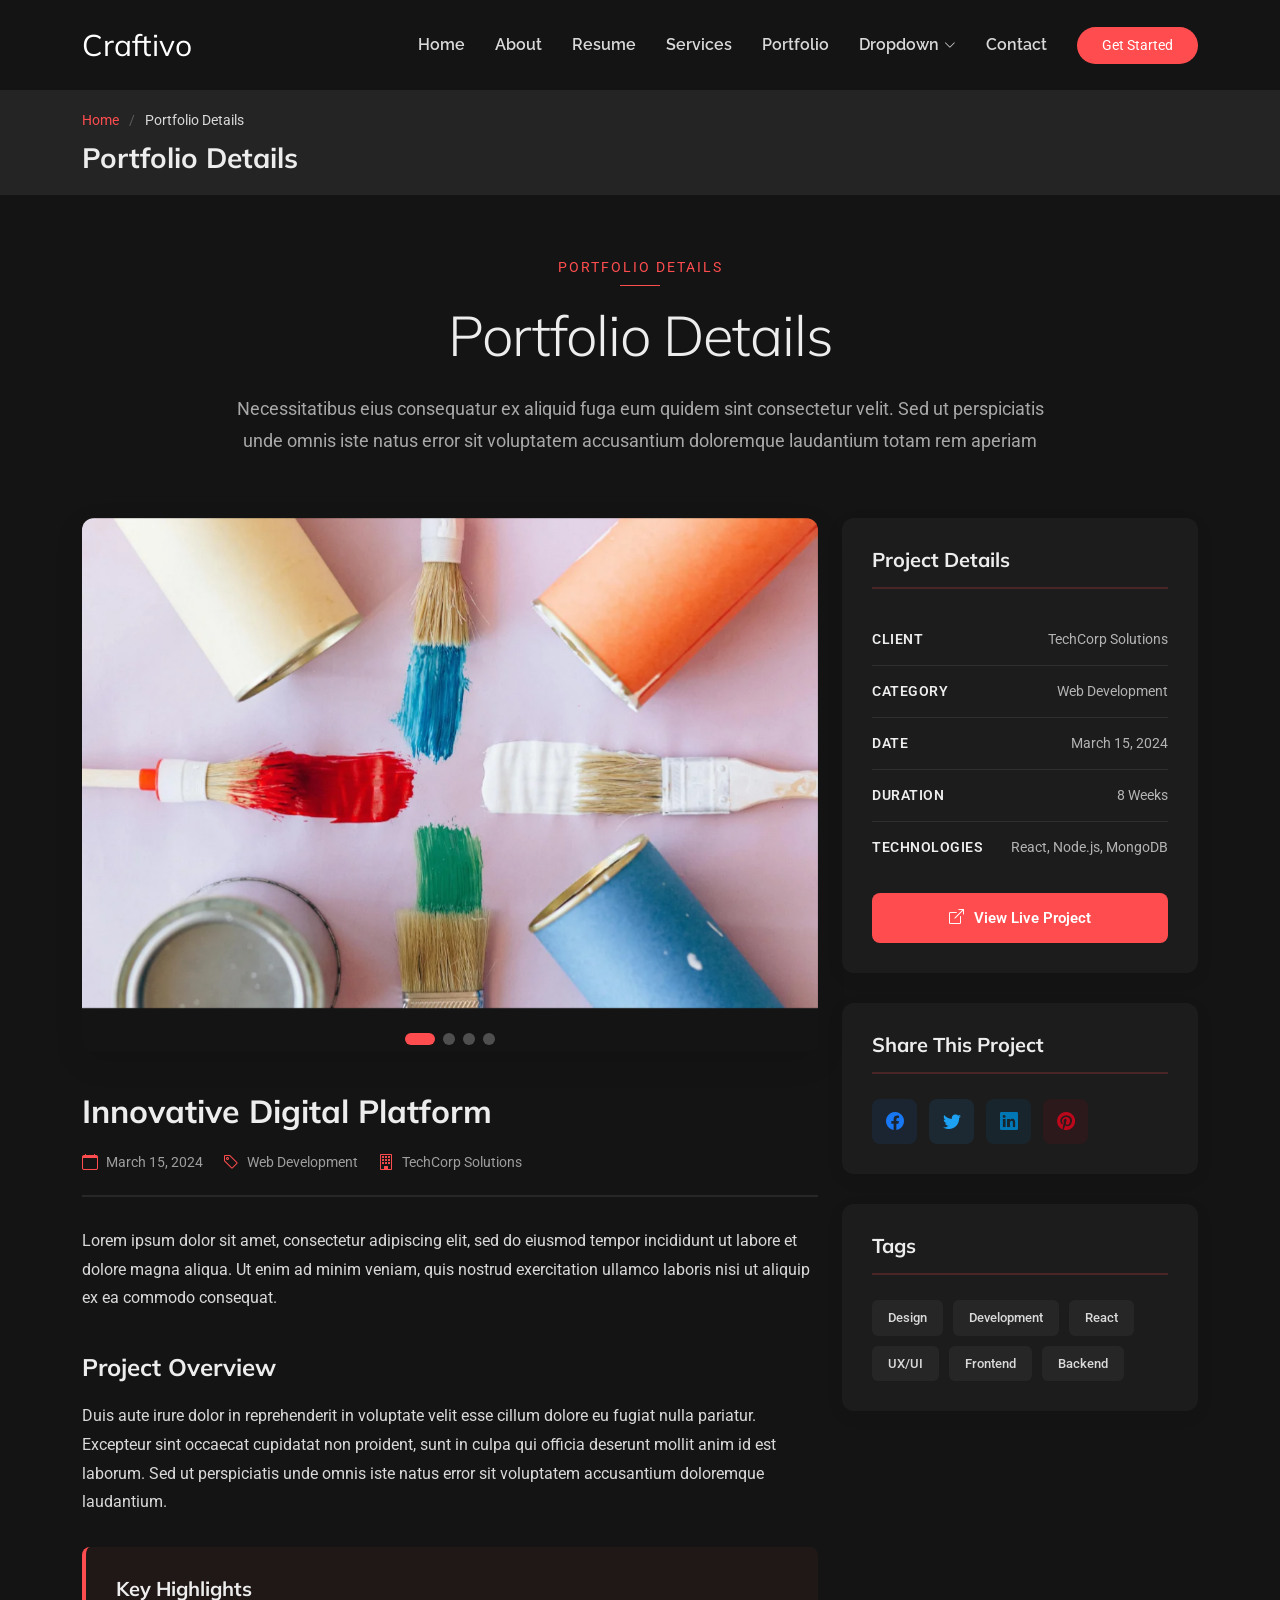
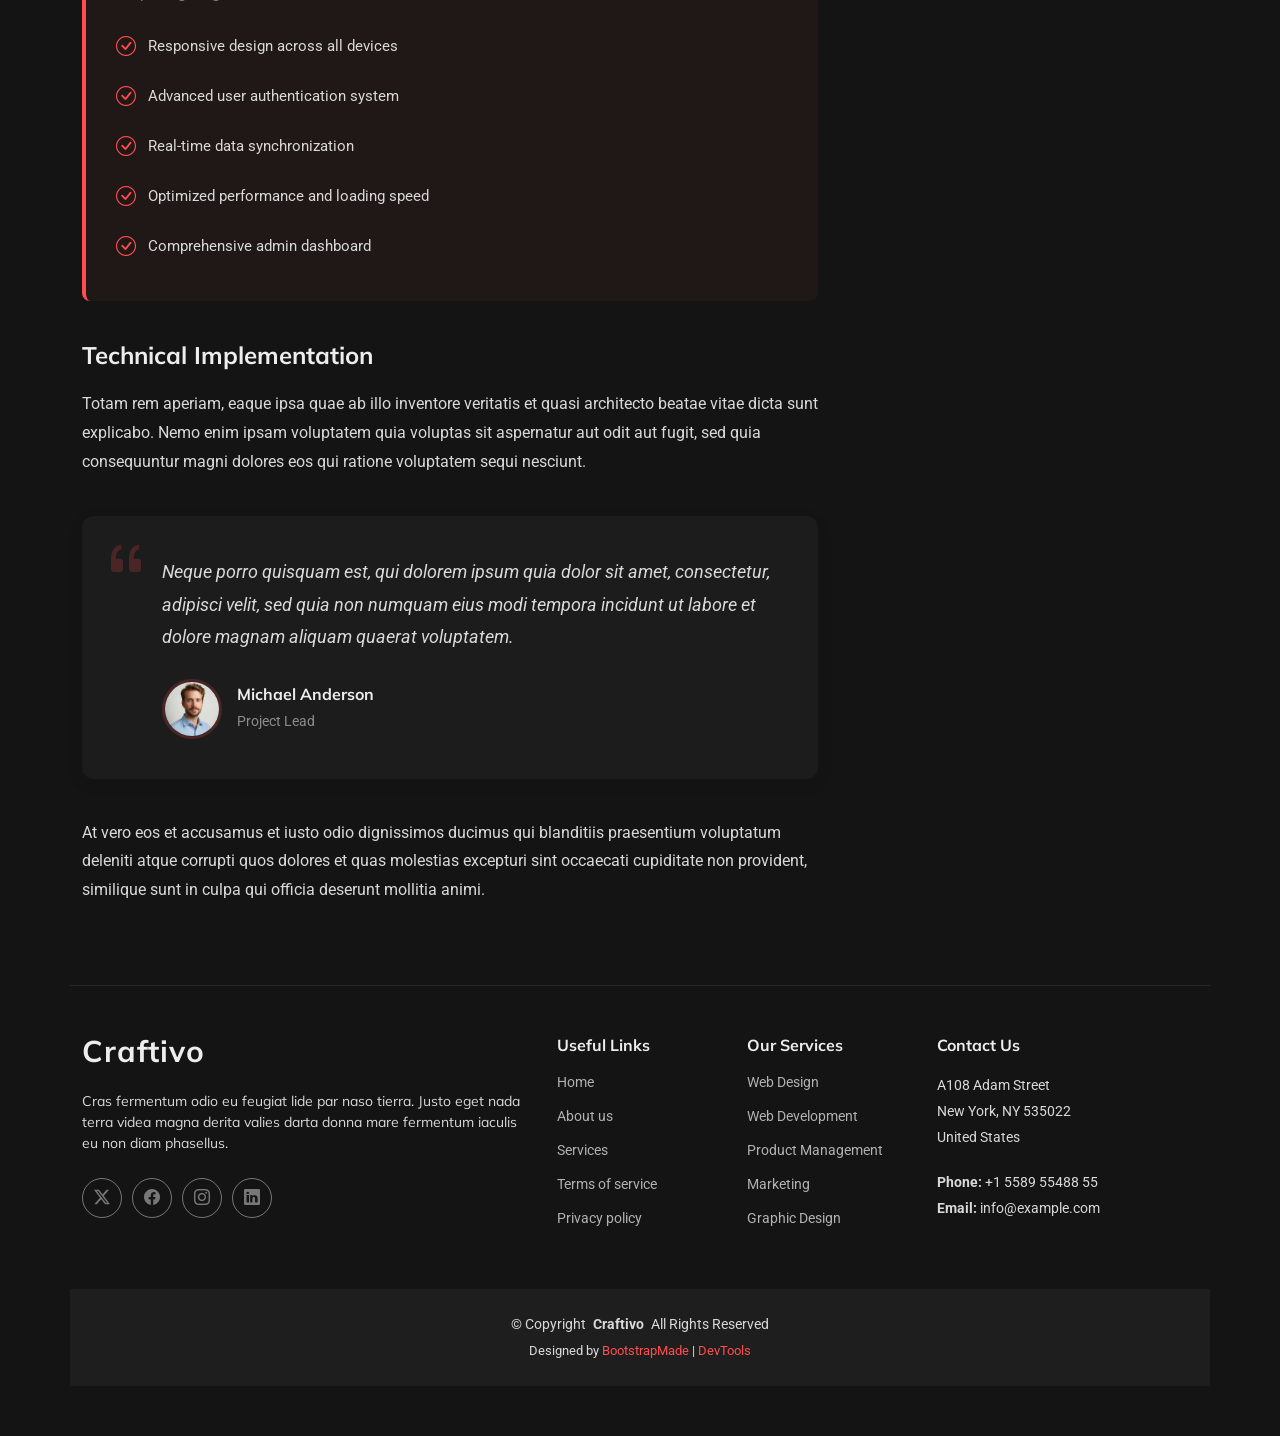
<file: portfolio-details.html>
<!DOCTYPE html>
<html lang="en">

<head>
  <meta charset="utf-8">
  <meta content="width=device-width, initial-scale=1.0" name="viewport">
  <title>Portfolio Details - Craftivo Bootstrap Template</title>
  <meta name="description" content="">
  <meta name="keywords" content="">

  <!-- Favicons -->
  <link href="assets/img/favicon.png" rel="icon">
  <link href="assets/img/apple-touch-icon.png" rel="apple-touch-icon">

  <!-- Fonts -->
  <link href="https://fonts.googleapis.com" rel="preconnect">
  <link href="https://fonts.gstatic.com" rel="preconnect" crossorigin>
  <link href="https://fonts.googleapis.com/css2?family=Roboto:ital,wght@0,100;0,300;0,400;0,500;0,700;0,900;1,100;1,300;1,400;1,500;1,700;1,900&family=Raleway:ital,wght@0,100;0,200;0,300;0,400;0,500;0,600;0,700;0,800;0,900;1,100;1,200;1,300;1,400;1,500;1,600;1,700;1,800;1,900&family=Mulish:ital,wght@0,200;0,300;0,400;0,500;0,600;0,700;0,800;0,900;1,200;1,300;1,400;1,500;1,600;1,700;1,800;1,900&display=swap" rel="stylesheet">

  <!-- Vendor CSS Files -->
  <link href="assets/vendor/bootstrap/css/bootstrap.min.css" rel="stylesheet">
  <link href="assets/vendor/bootstrap-icons/bootstrap-icons.css" rel="stylesheet">
  <link href="assets/vendor/aos/aos.css" rel="stylesheet">
  <link href="assets/vendor/glightbox/css/glightbox.min.css" rel="stylesheet">
  <link href="assets/vendor/swiper/swiper-bundle.min.css" rel="stylesheet">

  <!-- Main CSS File -->
  <link href="assets/css/main.css" rel="stylesheet">

  <!-- =======================================================
  * Template Name: Craftivo
  * Template URL: https://bootstrapmade.com/craftivo-bootstrap-portfolio-template/
  * Updated: Oct 04 2025 with Bootstrap v5.3.8
  * Author: BootstrapMade.com
  * License: https://bootstrapmade.com/license/
  ======================================================== -->
</head>

<body class="portfolio-details-page">

  <header id="header" class="header d-flex align-items-center sticky-top">
    <div class="container-fluid container-xl position-relative d-flex align-items-center">

      <a href="index.html" class="logo d-flex align-items-center me-auto">
        <!-- Uncomment the line below if you also wish to use an image logo -->
        <!-- <img src="assets/img/logo.webp" alt=""> -->
        <h1 class="sitename">Craftivo</h1>
      </a>

      <nav id="navmenu" class="navmenu">
        <ul>
          <li><a href="#hero">Home</a></li>
          <li><a href="#about">About</a></li>
          <li><a href="#resume">Resume</a></li>
          <li><a href="#services">Services</a></li>
          <li><a href="#portfolio">Portfolio</a></li>
          <li class="dropdown"><a href="#"><span>Dropdown</span> <i class="bi bi-chevron-down toggle-dropdown"></i></a>
            <ul>
              <li><a href="#">Dropdown 1</a></li>
              <li class="dropdown"><a href="#"><span>Deep Dropdown</span> <i class="bi bi-chevron-down toggle-dropdown"></i></a>
                <ul>
                  <li><a href="#">Deep Dropdown 1</a></li>
                  <li><a href="#">Deep Dropdown 2</a></li>
                  <li><a href="#">Deep Dropdown 3</a></li>
                  <li><a href="#">Deep Dropdown 4</a></li>
                  <li><a href="#">Deep Dropdown 5</a></li>
                </ul>
              </li>
              <li><a href="#">Dropdown 2</a></li>
              <li><a href="#">Dropdown 3</a></li>
              <li><a href="#">Dropdown 4</a></li>
            </ul>
          </li>
          <li><a href="#contact">Contact</a></li>
        </ul>
        <i class="mobile-nav-toggle d-xl-none bi bi-list"></i>
      </nav>

      <a class="btn-getstarted" href="#about">Get Started</a>

    </div>
  </header>

  <main class="main">

    <!-- Page Title -->
    <div class="page-title light-background">
      <div class="container">
        <nav class="breadcrumbs">
          <ol>
            <li><a href="index.html">Home</a></li>
            <li class="current">Portfolio Details</li>
          </ol>
        </nav>
        <h1>Portfolio Details</h1>
      </div>
    </div><!-- End Page Title -->

    <!-- Portfolio Details Section -->
    <section id="portfolio-details" class="portfolio-details section">

      <!-- Section Title -->
      <div class="container section-title" data-aos="fade-up">
        <span class="subtitle">Portfolio Details</span>
        <h2>Portfolio Details</h2>
        <p>Necessitatibus eius consequatur ex aliquid fuga eum quidem sint consectetur velit. Sed ut perspiciatis unde omnis iste natus error sit voluptatem accusantium doloremque laudantium totam rem aperiam</p>
      </div><!-- End Section Title -->

      <div class="container" data-aos="fade-up" data-aos-delay="100">

        <div class="row gy-5">

          <div class="col-lg-8">

            <div class="portfolio-details-slider swiper init-swiper">
              <script type="application/json" class="swiper-config">
                {
                  "loop": true,
                  "speed": 600,
                  "autoplay": {
                    "delay": 4000
                  },
                  "slidesPerView": 1,
                  "spaceBetween": 0,
                  "effect": "fade",
                  "pagination": {
                    "el": ".swiper-pagination",
                    "type": "bullets",
                    "clickable": true
                  }
                }
              </script>
              <div class="swiper-wrapper">

                <div class="swiper-slide">
                  <img src="assets/img/portfolio/portfolio-3.webp" alt="Portfolio Image" class="img-fluid">
                </div>

                <div class="swiper-slide">
                  <img src="assets/img/portfolio/portfolio-6.webp" alt="Portfolio Image" class="img-fluid">
                </div>

                <div class="swiper-slide">
                  <img src="assets/img/portfolio/portfolio-9.webp" alt="Portfolio Image" class="img-fluid">
                </div>

                <div class="swiper-slide">
                  <img src="assets/img/portfolio/portfolio-11.webp" alt="Portfolio Image" class="img-fluid">
                </div>

              </div>
              <div class="swiper-pagination"></div>
            </div>

            <div class="portfolio-content" data-aos="fade-up" data-aos-delay="200">
              <h2>Innovative Digital Platform</h2>

              <div class="meta-info">
                <span class="date"><i class="bi bi-calendar"></i> March 15, 2024</span>
                <span class="category"><i class="bi bi-tag"></i> Web Development</span>
                <span class="client"><i class="bi bi-building"></i> TechCorp Solutions</span>
              </div>

              <p>
                Lorem ipsum dolor sit amet, consectetur adipiscing elit, sed do eiusmod tempor incididunt ut labore et dolore magna aliqua. Ut enim ad minim veniam, quis nostrud exercitation ullamco laboris nisi ut aliquip ex ea commodo consequat.
              </p>

              <h3>Project Overview</h3>
              <p>
                Duis aute irure dolor in reprehenderit in voluptate velit esse cillum dolore eu fugiat nulla pariatur. Excepteur sint occaecat cupidatat non proident, sunt in culpa qui officia deserunt mollit anim id est laborum. Sed ut perspiciatis unde omnis iste natus error sit voluptatem accusantium doloremque laudantium.
              </p>

              <div class="highlights-box">
                <h4>Key Highlights</h4>
                <ul>
                  <li><i class="bi bi-check-circle"></i> Responsive design across all devices</li>
                  <li><i class="bi bi-check-circle"></i> Advanced user authentication system</li>
                  <li><i class="bi bi-check-circle"></i> Real-time data synchronization</li>
                  <li><i class="bi bi-check-circle"></i> Optimized performance and loading speed</li>
                  <li><i class="bi bi-check-circle"></i> Comprehensive admin dashboard</li>
                </ul>
              </div>

              <h3>Technical Implementation</h3>
              <p>
                Totam rem aperiam, eaque ipsa quae ab illo inventore veritatis et quasi architecto beatae vitae dicta sunt explicabo. Nemo enim ipsam voluptatem quia voluptas sit aspernatur aut odit aut fugit, sed quia consequuntur magni dolores eos qui ratione voluptatem sequi nesciunt.
              </p>

              <blockquote>
                <i class="bi bi-quote quote-icon"></i>
                <p>
                  Neque porro quisquam est, qui dolorem ipsum quia dolor sit amet, consectetur, adipisci velit, sed quia non numquam eius modi tempora incidunt ut labore et dolore magnam aliquam quaerat voluptatem.
                </p>
                <div class="author">
                  <img src="assets/img/person/person-m-7.webp" alt="Author">
                  <div class="author-info">
                    <h5>Michael Anderson</h5>
                    <span>Project Lead</span>
                  </div>
                </div>
              </blockquote>

              <p>
                At vero eos et accusamus et iusto odio dignissimos ducimus qui blanditiis praesentium voluptatum deleniti atque corrupti quos dolores et quas molestias excepturi sint occaecati cupiditate non provident, similique sunt in culpa qui officia deserunt mollitia animi.
              </p>

            </div>

          </div>

          <div class="col-lg-4">

            <div class="sidebar" data-aos="fade-up" data-aos-delay="200">

              <div class="info-card">
                <h3>Project Details</h3>
                <div class="info-item">
                  <span class="label">Client</span>
                  <span class="value">TechCorp Solutions</span>
                </div>
                <div class="info-item">
                  <span class="label">Category</span>
                  <span class="value">Web Development</span>
                </div>
                <div class="info-item">
                  <span class="label">Date</span>
                  <span class="value">March 15, 2024</span>
                </div>
                <div class="info-item">
                  <span class="label">Duration</span>
                  <span class="value">8 Weeks</span>
                </div>
                <div class="info-item">
                  <span class="label">Technologies</span>
                  <span class="value">React, Node.js, MongoDB</span>
                </div>
                <a href="https://www.example.com" class="btn-primary" target="_blank">
                  <i class="bi bi-box-arrow-up-right"></i> View Live Project
                </a>
              </div>

              <div class="share-card" data-aos="fade-up" data-aos-delay="300">
                <h3>Share This Project</h3>
                <div class="social-links">
                  <a href="#" class="facebook"><i class="bi bi-facebook"></i></a>
                  <a href="#" class="twitter"><i class="bi bi-twitter"></i></a>
                  <a href="#" class="linkedin"><i class="bi bi-linkedin"></i></a>
                  <a href="#" class="pinterest"><i class="bi bi-pinterest"></i></a>
                </div>
              </div>

              <div class="tags-card" data-aos="fade-up" data-aos-delay="400">
                <h3>Tags</h3>
                <div class="tags">
                  <a href="#">Design</a>
                  <a href="#">Development</a>
                  <a href="#">React</a>
                  <a href="#">UX/UI</a>
                  <a href="#">Frontend</a>
                  <a href="#">Backend</a>
                </div>
              </div>

            </div>

          </div>

        </div>

      </div>

    </section><!-- /Portfolio Details Section -->

  </main>

  <footer id="footer" class="footer">

    <div class="container footer-top">
      <div class="row gy-4">
        <div class="col-lg-5 col-md-12 footer-about">
          <a href="index.html" class="logo d-flex align-items-center">
            <span class="sitename">Craftivo</span>
          </a>
          <p>Cras fermentum odio eu feugiat lide par naso tierra. Justo eget nada terra videa magna derita valies darta donna mare fermentum iaculis eu non diam phasellus.</p>
          <div class="social-links d-flex mt-4">
            <a href=""><i class="bi bi-twitter-x"></i></a>
            <a href=""><i class="bi bi-facebook"></i></a>
            <a href=""><i class="bi bi-instagram"></i></a>
            <a href=""><i class="bi bi-linkedin"></i></a>
          </div>
        </div>

        <div class="col-lg-2 col-6 footer-links">
          <h4>Useful Links</h4>
          <ul>
            <li><a href="#">Home</a></li>
            <li><a href="#">About us</a></li>
            <li><a href="#">Services</a></li>
            <li><a href="#">Terms of service</a></li>
            <li><a href="#">Privacy policy</a></li>
          </ul>
        </div>

        <div class="col-lg-2 col-6 footer-links">
          <h4>Our Services</h4>
          <ul>
            <li><a href="#">Web Design</a></li>
            <li><a href="#">Web Development</a></li>
            <li><a href="#">Product Management</a></li>
            <li><a href="#">Marketing</a></li>
            <li><a href="#">Graphic Design</a></li>
          </ul>
        </div>

        <div class="col-lg-3 col-md-12 footer-contact text-center text-md-start">
          <h4>Contact Us</h4>
          <p>A108 Adam Street</p>
          <p>New York, NY 535022</p>
          <p>United States</p>
          <p class="mt-4"><strong>Phone:</strong> <span>+1 5589 55488 55</span></p>
          <p><strong>Email:</strong> <span>info@example.com</span></p>
        </div>

      </div>
    </div>

    <div class="container copyright text-center mt-4">
      <p>© <span>Copyright</span> <strong class="px-1 sitename">Craftivo</strong> <span>All Rights Reserved</span></p>
      <div class="credits">
        <!-- All the links in the footer should remain intact. -->
        <!-- You can delete the links only if you've purchased the pro version. -->
        <!-- Licensing information: https://bootstrapmade.com/license/ -->
        <!-- Purchase the pro version with working PHP/AJAX contact form: [buy-url] -->
        Designed by <a href="https://bootstrapmade.com/">BootstrapMade</a> | <a href="https://bootstrapmade.com/tools/">DevTools</a>
      </div>
    </div>

  </footer>

  <!-- Scroll Top -->
  <a href="#" id="scroll-top" class="scroll-top d-flex align-items-center justify-content-center"><i class="bi bi-arrow-up-short"></i></a>

  <!-- Preloader -->
  <div id="preloader"></div>

  <!-- Vendor JS Files -->
  <script src="assets/vendor/bootstrap/js/bootstrap.bundle.min.js"></script>
  <script src="assets/vendor/php-email-form/validate.js"></script>
  <script src="assets/vendor/aos/aos.js"></script>
  <script src="assets/vendor/typed.js/typed.umd.js"></script>
  <script src="assets/vendor/waypoints/noframework.waypoints.js"></script>
  <script src="assets/vendor/glightbox/js/glightbox.min.js"></script>
  <script src="assets/vendor/imagesloaded/imagesloaded.pkgd.min.js"></script>
  <script src="assets/vendor/isotope-layout/isotope.pkgd.min.js"></script>
  <script src="assets/vendor/swiper/swiper-bundle.min.js"></script>

  <!-- Main JS File -->
  <script src="assets/js/main.js"></script>

</body>

</html>
</file>
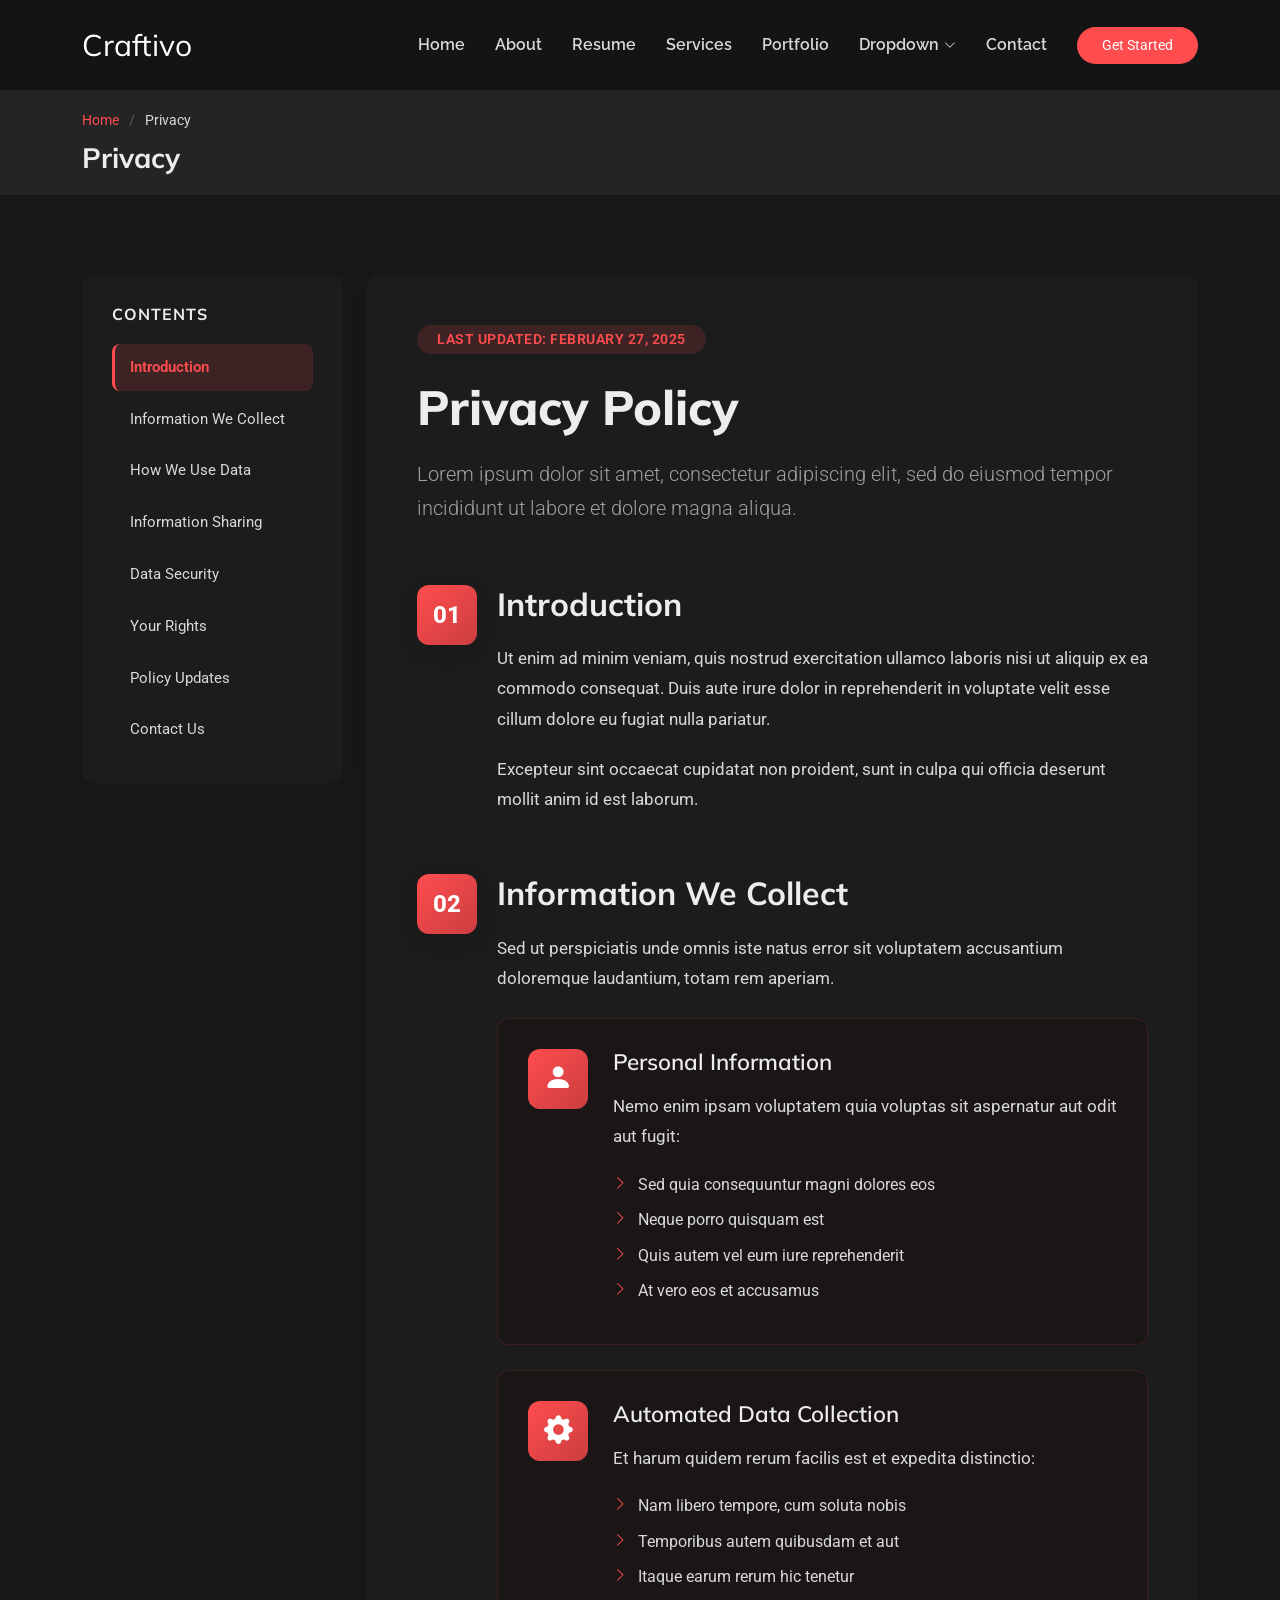
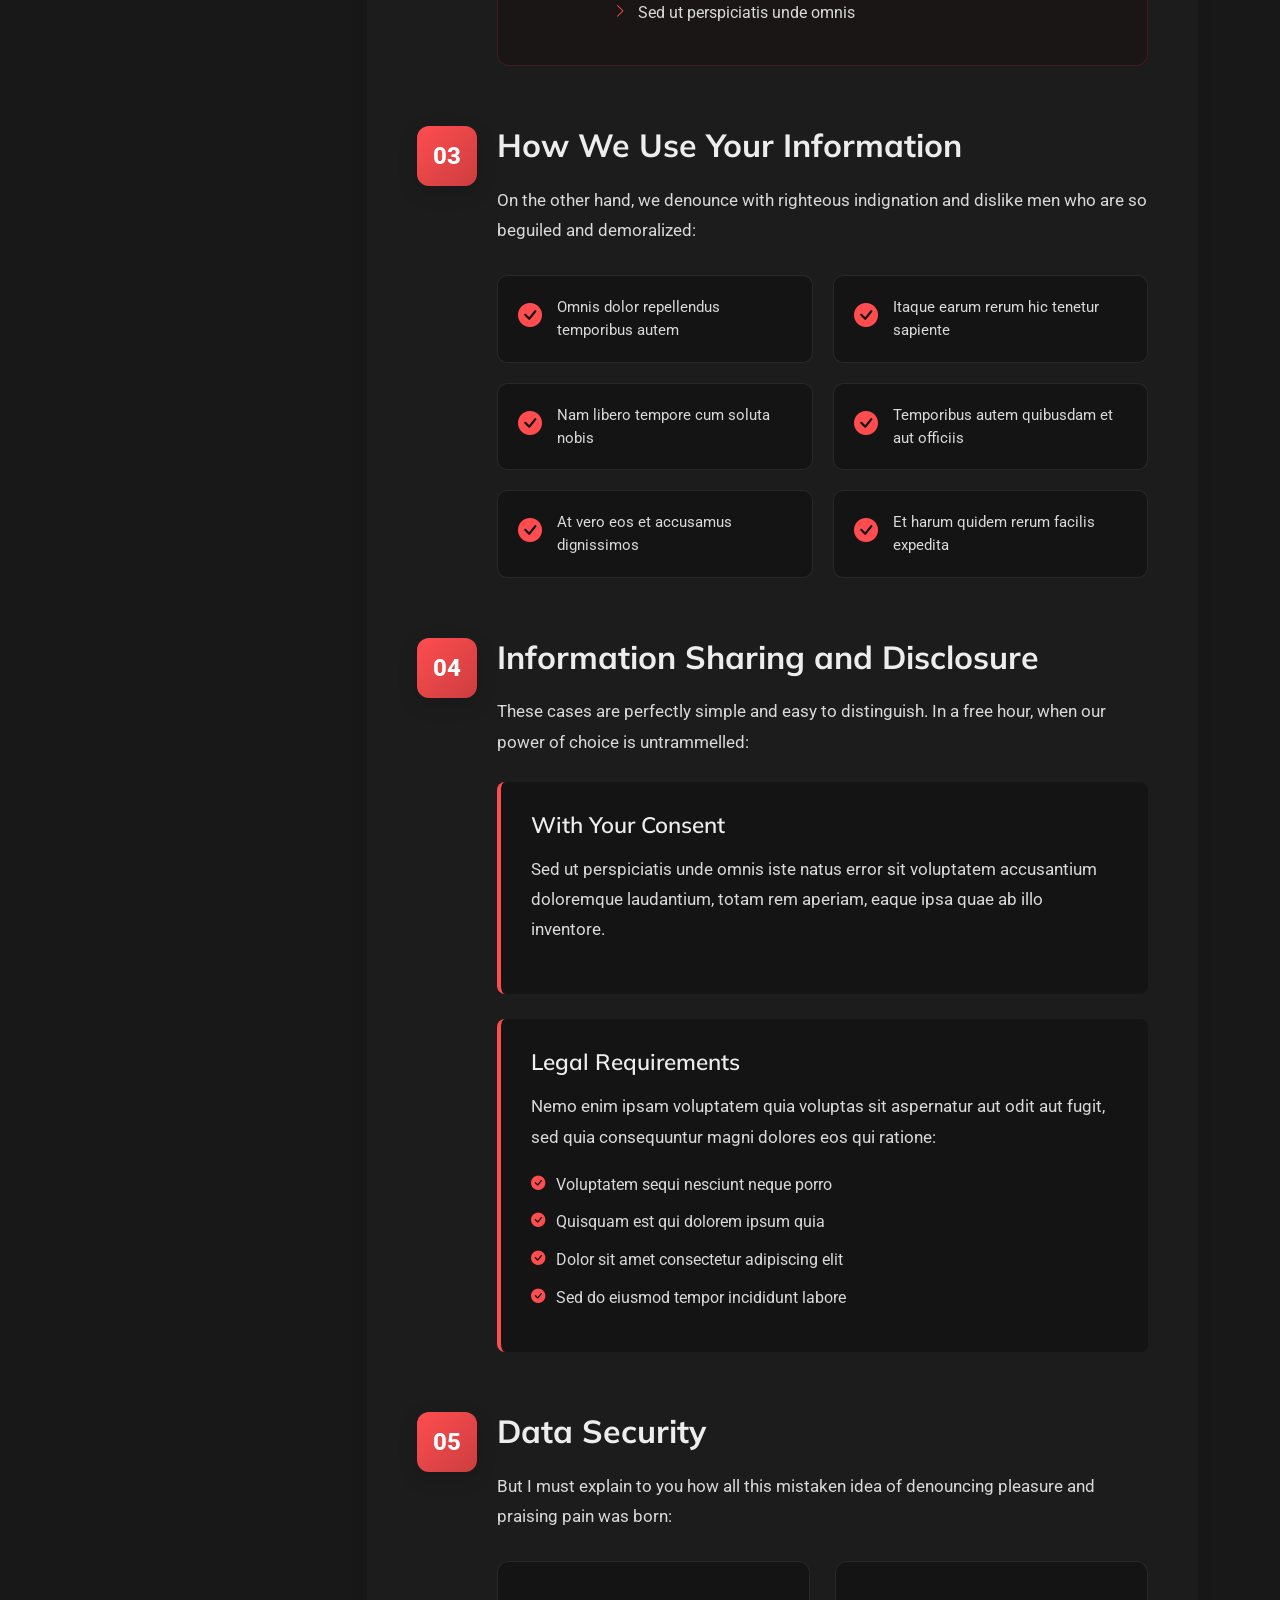
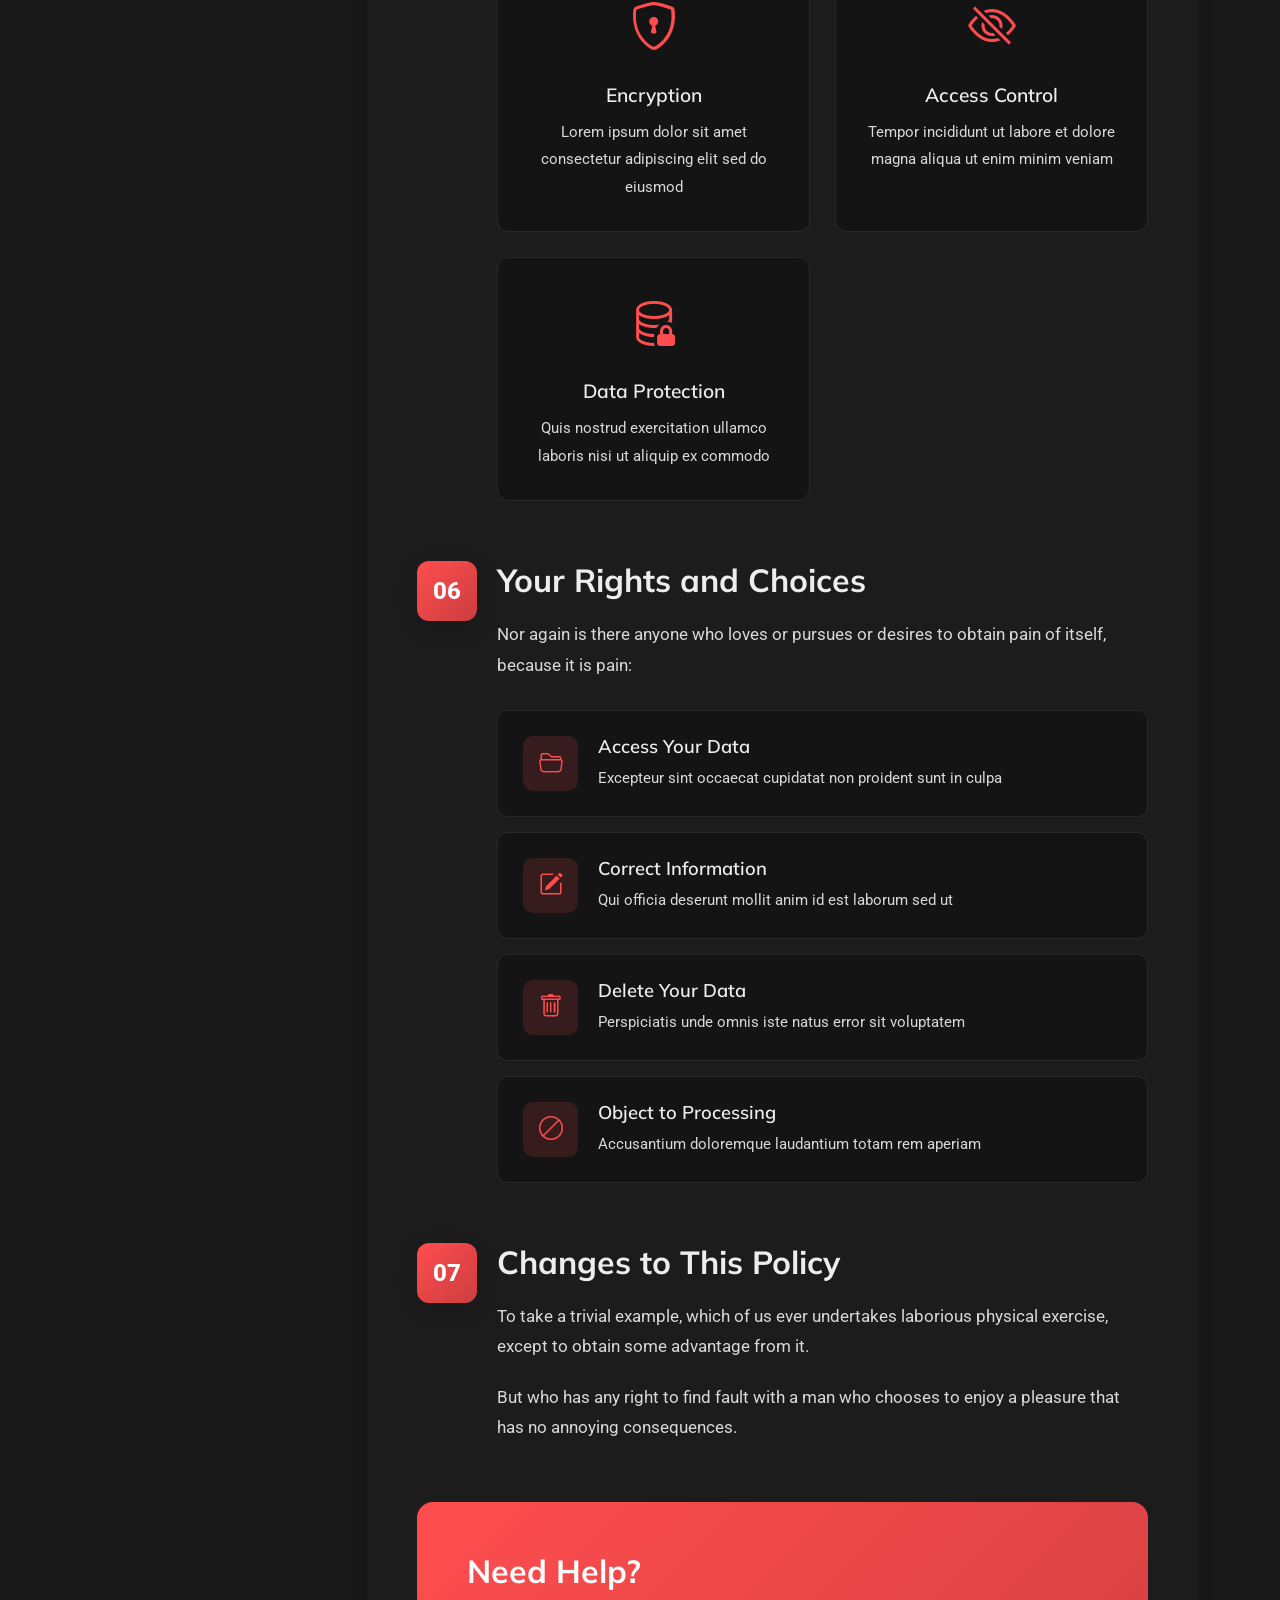
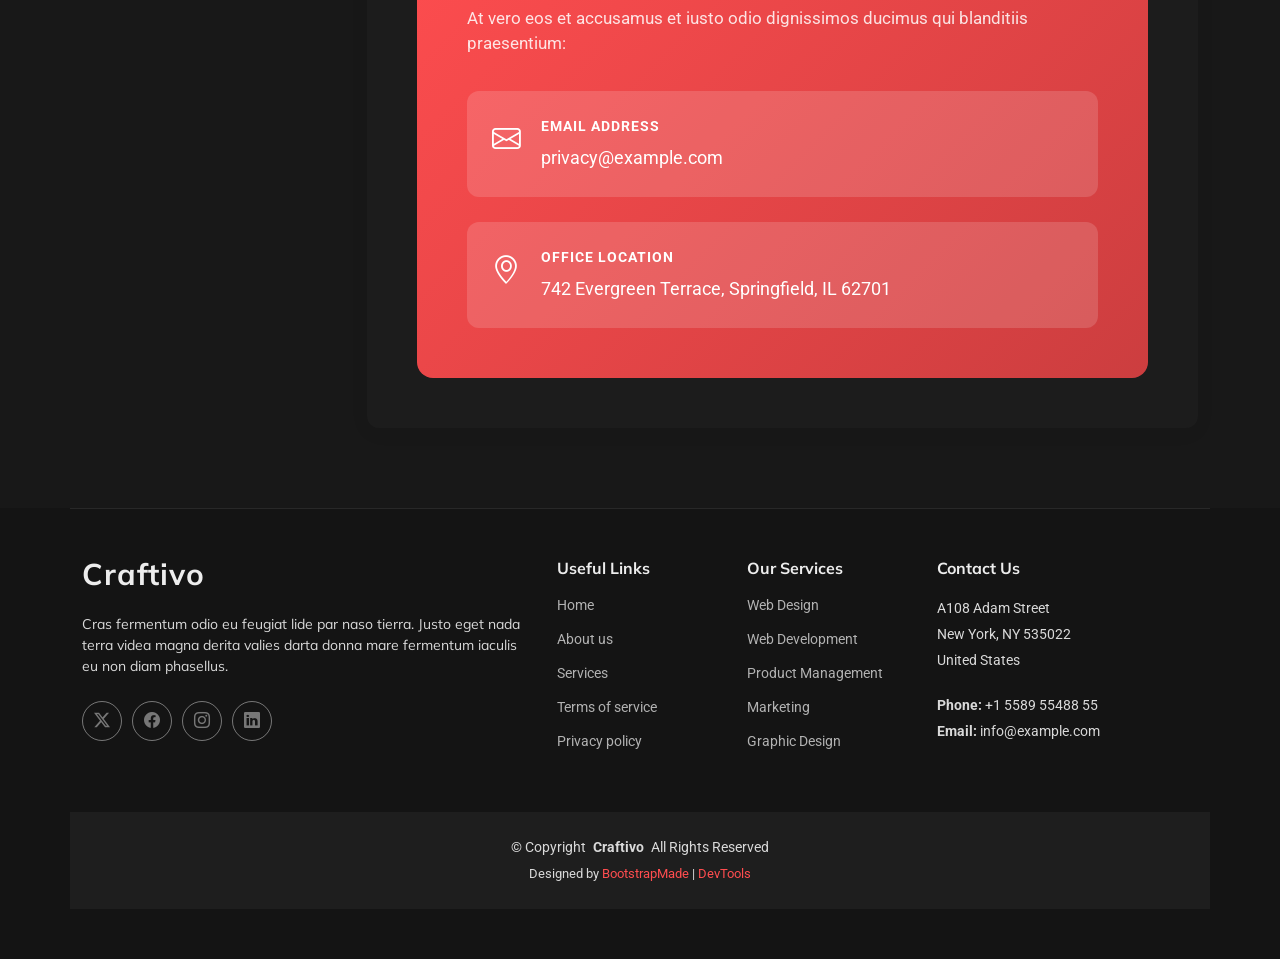
<file: privacy.html>
<!DOCTYPE html>
<html lang="en">

<head>
  <meta charset="utf-8">
  <meta content="width=device-width, initial-scale=1.0" name="viewport">
  <title>Privacy - Craftivo Bootstrap Template</title>
  <meta name="description" content="">
  <meta name="keywords" content="">

  <!-- Favicons -->
  <link href="assets/img/favicon.png" rel="icon">
  <link href="assets/img/apple-touch-icon.png" rel="apple-touch-icon">

  <!-- Fonts -->
  <link href="https://fonts.googleapis.com" rel="preconnect">
  <link href="https://fonts.gstatic.com" rel="preconnect" crossorigin>
  <link href="https://fonts.googleapis.com/css2?family=Roboto:ital,wght@0,100;0,300;0,400;0,500;0,700;0,900;1,100;1,300;1,400;1,500;1,700;1,900&family=Raleway:ital,wght@0,100;0,200;0,300;0,400;0,500;0,600;0,700;0,800;0,900;1,100;1,200;1,300;1,400;1,500;1,600;1,700;1,800;1,900&family=Mulish:ital,wght@0,200;0,300;0,400;0,500;0,600;0,700;0,800;0,900;1,200;1,300;1,400;1,500;1,600;1,700;1,800;1,900&display=swap" rel="stylesheet">

  <!-- Vendor CSS Files -->
  <link href="assets/vendor/bootstrap/css/bootstrap.min.css" rel="stylesheet">
  <link href="assets/vendor/bootstrap-icons/bootstrap-icons.css" rel="stylesheet">
  <link href="assets/vendor/aos/aos.css" rel="stylesheet">
  <link href="assets/vendor/glightbox/css/glightbox.min.css" rel="stylesheet">
  <link href="assets/vendor/swiper/swiper-bundle.min.css" rel="stylesheet">

  <!-- Main CSS File -->
  <link href="assets/css/main.css" rel="stylesheet">

  <!-- =======================================================
  * Template Name: Craftivo
  * Template URL: https://bootstrapmade.com/craftivo-bootstrap-portfolio-template/
  * Updated: Oct 04 2025 with Bootstrap v5.3.8
  * Author: BootstrapMade.com
  * License: https://bootstrapmade.com/license/
  ======================================================== -->
</head>

<body class="privacy-page">

  <header id="header" class="header d-flex align-items-center sticky-top">
    <div class="container-fluid container-xl position-relative d-flex align-items-center">

      <a href="index.html" class="logo d-flex align-items-center me-auto">
        <!-- Uncomment the line below if you also wish to use an image logo -->
        <!-- <img src="assets/img/logo.webp" alt=""> -->
        <h1 class="sitename">Craftivo</h1>
      </a>

      <nav id="navmenu" class="navmenu">
        <ul>
          <li><a href="#hero">Home</a></li>
          <li><a href="#about">About</a></li>
          <li><a href="#resume">Resume</a></li>
          <li><a href="#services">Services</a></li>
          <li><a href="#portfolio">Portfolio</a></li>
          <li class="dropdown"><a href="#"><span>Dropdown</span> <i class="bi bi-chevron-down toggle-dropdown"></i></a>
            <ul>
              <li><a href="#">Dropdown 1</a></li>
              <li class="dropdown"><a href="#"><span>Deep Dropdown</span> <i class="bi bi-chevron-down toggle-dropdown"></i></a>
                <ul>
                  <li><a href="#">Deep Dropdown 1</a></li>
                  <li><a href="#">Deep Dropdown 2</a></li>
                  <li><a href="#">Deep Dropdown 3</a></li>
                  <li><a href="#">Deep Dropdown 4</a></li>
                  <li><a href="#">Deep Dropdown 5</a></li>
                </ul>
              </li>
              <li><a href="#">Dropdown 2</a></li>
              <li><a href="#">Dropdown 3</a></li>
              <li><a href="#">Dropdown 4</a></li>
            </ul>
          </li>
          <li><a href="#contact">Contact</a></li>
        </ul>
        <i class="mobile-nav-toggle d-xl-none bi bi-list"></i>
      </nav>

      <a class="btn-getstarted" href="#about">Get Started</a>

    </div>
  </header>

  <main class="main">

    <!-- Page Title -->
    <div class="page-title light-background">
      <div class="container">
        <nav class="breadcrumbs">
          <ol>
            <li><a href="index.html">Home</a></li>
            <li class="current">Privacy</li>
          </ol>
        </nav>
        <h1>Privacy</h1>
      </div>
    </div><!-- End Page Title -->

    <!-- Privacy Section -->
    <section id="privacy" class="privacy section">

      <div class="container">

        <div class="row">
          <!-- Sidebar Navigation -->
          <div class="col-lg-3">
            <div class="policy-sidebar" data-aos="fade-right">
              <h3>Contents</h3>
              <nav class="policy-nav">
                <a href="#introduction" class="nav-link active">Introduction</a>
                <a href="#information-collect" class="nav-link">Information We Collect</a>
                <a href="#use-information" class="nav-link">How We Use Data</a>
                <a href="#sharing" class="nav-link">Information Sharing</a>
                <a href="#security" class="nav-link">Data Security</a>
                <a href="#rights" class="nav-link">Your Rights</a>
                <a href="#changes" class="nav-link">Policy Updates</a>
                <a href="#contact" class="nav-link">Contact Us</a>
              </nav>
            </div>
          </div>

          <!-- Main Content -->
          <div class="col-lg-9">
            <div class="policy-main">
              <!-- Header -->
              <div class="policy-hero" data-aos="fade-up">
                <div class="badge">Last Updated: February 27, 2025</div>
                <h1>Privacy Policy</h1>
                <p class="lead">Lorem ipsum dolor sit amet, consectetur adipiscing elit, sed do eiusmod tempor incididunt ut labore et dolore magna aliqua.</p>
              </div>

              <!-- Introduction -->
              <div class="policy-section" id="introduction" data-aos="fade-up" data-aos-delay="100">
                <div class="section-number">01</div>
                <h2>Introduction</h2>
                <p>Ut enim ad minim veniam, quis nostrud exercitation ullamco laboris nisi ut aliquip ex ea commodo consequat. Duis aute irure dolor in reprehenderit in voluptate velit esse cillum dolore eu fugiat nulla pariatur.</p>
                <p>Excepteur sint occaecat cupidatat non proident, sunt in culpa qui officia deserunt mollit anim id est laborum.</p>
              </div>

              <!-- Information Collection -->
              <div class="policy-section" id="information-collect" data-aos="fade-up" data-aos-delay="150">
                <div class="section-number">02</div>
                <h2>Information We Collect</h2>
                <p>Sed ut perspiciatis unde omnis iste natus error sit voluptatem accusantium doloremque laudantium, totam rem aperiam.</p>

                <div class="info-card">
                  <div class="card-icon">
                    <i class="bi bi-person-fill"></i>
                  </div>
                  <div class="card-content">
                    <h3>Personal Information</h3>
                    <p>Nemo enim ipsam voluptatem quia voluptas sit aspernatur aut odit aut fugit:</p>
                    <ul>
                      <li>Sed quia consequuntur magni dolores eos</li>
                      <li>Neque porro quisquam est</li>
                      <li>Quis autem vel eum iure reprehenderit</li>
                      <li>At vero eos et accusamus</li>
                    </ul>
                  </div>
                </div>

                <div class="info-card">
                  <div class="card-icon">
                    <i class="bi bi-gear-fill"></i>
                  </div>
                  <div class="card-content">
                    <h3>Automated Data Collection</h3>
                    <p>Et harum quidem rerum facilis est et expedita distinctio:</p>
                    <ul>
                      <li>Nam libero tempore, cum soluta nobis</li>
                      <li>Temporibus autem quibusdam et aut</li>
                      <li>Itaque earum rerum hic tenetur</li>
                      <li>Sed ut perspiciatis unde omnis</li>
                    </ul>
                  </div>
                </div>
              </div>

              <!-- Use of Information -->
              <div class="policy-section" id="use-information" data-aos="fade-up" data-aos-delay="200">
                <div class="section-number">03</div>
                <h2>How We Use Your Information</h2>
                <p>On the other hand, we denounce with righteous indignation and dislike men who are so beguiled and demoralized:</p>
                <div class="usage-grid">
                  <div class="usage-item">
                    <i class="bi bi-check-circle-fill"></i>
                    <span>Omnis dolor repellendus temporibus autem</span>
                  </div>
                  <div class="usage-item">
                    <i class="bi bi-check-circle-fill"></i>
                    <span>Itaque earum rerum hic tenetur sapiente</span>
                  </div>
                  <div class="usage-item">
                    <i class="bi bi-check-circle-fill"></i>
                    <span>Nam libero tempore cum soluta nobis</span>
                  </div>
                  <div class="usage-item">
                    <i class="bi bi-check-circle-fill"></i>
                    <span>Temporibus autem quibusdam et aut officiis</span>
                  </div>
                  <div class="usage-item">
                    <i class="bi bi-check-circle-fill"></i>
                    <span>At vero eos et accusamus dignissimos</span>
                  </div>
                  <div class="usage-item">
                    <i class="bi bi-check-circle-fill"></i>
                    <span>Et harum quidem rerum facilis expedita</span>
                  </div>
                </div>
              </div>

              <!-- Information Sharing -->
              <div class="policy-section" id="sharing" data-aos="fade-up" data-aos-delay="250">
                <div class="section-number">04</div>
                <h2>Information Sharing and Disclosure</h2>
                <p>These cases are perfectly simple and easy to distinguish. In a free hour, when our power of choice is untrammelled:</p>

                <div class="sharing-box">
                  <h3>With Your Consent</h3>
                  <p>Sed ut perspiciatis unde omnis iste natus error sit voluptatem accusantium doloremque laudantium, totam rem aperiam, eaque ipsa quae ab illo inventore.</p>
                </div>

                <div class="sharing-box">
                  <h3>Legal Requirements</h3>
                  <p>Nemo enim ipsam voluptatem quia voluptas sit aspernatur aut odit aut fugit, sed quia consequuntur magni dolores eos qui ratione:</p>
                  <ul>
                    <li>Voluptatem sequi nesciunt neque porro</li>
                    <li>Quisquam est qui dolorem ipsum quia</li>
                    <li>Dolor sit amet consectetur adipiscing elit</li>
                    <li>Sed do eiusmod tempor incididunt labore</li>
                  </ul>
                </div>
              </div>

              <!-- Data Security -->
              <div class="policy-section" id="security" data-aos="fade-up" data-aos-delay="300">
                <div class="section-number">05</div>
                <h2>Data Security</h2>
                <p>But I must explain to you how all this mistaken idea of denouncing pleasure and praising pain was born:</p>
                <div class="security-features">
                  <div class="feature">
                    <i class="bi bi-shield-lock"></i>
                    <h4>Encryption</h4>
                    <p>Lorem ipsum dolor sit amet consectetur adipiscing elit sed do eiusmod</p>
                  </div>
                  <div class="feature">
                    <i class="bi bi-eye-slash"></i>
                    <h4>Access Control</h4>
                    <p>Tempor incididunt ut labore et dolore magna aliqua ut enim minim veniam</p>
                  </div>
                  <div class="feature">
                    <i class="bi bi-database-lock"></i>
                    <h4>Data Protection</h4>
                    <p>Quis nostrud exercitation ullamco laboris nisi ut aliquip ex commodo</p>
                  </div>
                </div>
              </div>

              <!-- Your Rights -->
              <div class="policy-section" id="rights" data-aos="fade-up" data-aos-delay="100">
                <div class="section-number">06</div>
                <h2>Your Rights and Choices</h2>
                <p>Nor again is there anyone who loves or pursues or desires to obtain pain of itself, because it is pain:</p>
                <div class="rights-list">
                  <div class="right-item">
                    <div class="right-icon"><i class="bi bi-folder2-open"></i></div>
                    <div class="right-content">
                      <h4>Access Your Data</h4>
                      <p>Excepteur sint occaecat cupidatat non proident sunt in culpa</p>
                    </div>
                  </div>
                  <div class="right-item">
                    <div class="right-icon"><i class="bi bi-pencil-square"></i></div>
                    <div class="right-content">
                      <h4>Correct Information</h4>
                      <p>Qui officia deserunt mollit anim id est laborum sed ut</p>
                    </div>
                  </div>
                  <div class="right-item">
                    <div class="right-icon"><i class="bi bi-trash"></i></div>
                    <div class="right-content">
                      <h4>Delete Your Data</h4>
                      <p>Perspiciatis unde omnis iste natus error sit voluptatem</p>
                    </div>
                  </div>
                  <div class="right-item">
                    <div class="right-icon"><i class="bi bi-ban"></i></div>
                    <div class="right-content">
                      <h4>Object to Processing</h4>
                      <p>Accusantium doloremque laudantium totam rem aperiam</p>
                    </div>
                  </div>
                </div>
              </div>

              <!-- Policy Updates -->
              <div class="policy-section" id="changes" data-aos="fade-up" data-aos-delay="150">
                <div class="section-number">07</div>
                <h2>Changes to This Policy</h2>
                <p>To take a trivial example, which of us ever undertakes laborious physical exercise, except to obtain some advantage from it.</p>
                <p>But who has any right to find fault with a man who chooses to enjoy a pleasure that has no annoying consequences.</p>
              </div>

              <!-- Contact Section -->
              <div class="policy-contact" id="contact" data-aos="fade-up" data-aos-delay="200">
                <div class="contact-card">
                  <h2>Need Help?</h2>
                  <p>At vero eos et accusamus et iusto odio dignissimos ducimus qui blanditiis praesentium:</p>
                  <div class="contact-info">
                    <div class="info-item">
                      <i class="bi bi-envelope"></i>
                      <div>
                        <strong>Email Address</strong>
                        <span>privacy@example.com</span>
                      </div>
                    </div>
                    <div class="info-item">
                      <i class="bi bi-geo-alt"></i>
                      <div>
                        <strong>Office Location</strong>
                        <span>742 Evergreen Terrace, Springfield, IL 62701</span>
                      </div>
                    </div>
                  </div>
                </div>
              </div>

            </div>
          </div>

        </div>

      </div>

    </section><!-- /Privacy Section -->

  </main>

  <footer id="footer" class="footer">

    <div class="container footer-top">
      <div class="row gy-4">
        <div class="col-lg-5 col-md-12 footer-about">
          <a href="index.html" class="logo d-flex align-items-center">
            <span class="sitename">Craftivo</span>
          </a>
          <p>Cras fermentum odio eu feugiat lide par naso tierra. Justo eget nada terra videa magna derita valies darta donna mare fermentum iaculis eu non diam phasellus.</p>
          <div class="social-links d-flex mt-4">
            <a href=""><i class="bi bi-twitter-x"></i></a>
            <a href=""><i class="bi bi-facebook"></i></a>
            <a href=""><i class="bi bi-instagram"></i></a>
            <a href=""><i class="bi bi-linkedin"></i></a>
          </div>
        </div>

        <div class="col-lg-2 col-6 footer-links">
          <h4>Useful Links</h4>
          <ul>
            <li><a href="#">Home</a></li>
            <li><a href="#">About us</a></li>
            <li><a href="#">Services</a></li>
            <li><a href="#">Terms of service</a></li>
            <li><a href="#">Privacy policy</a></li>
          </ul>
        </div>

        <div class="col-lg-2 col-6 footer-links">
          <h4>Our Services</h4>
          <ul>
            <li><a href="#">Web Design</a></li>
            <li><a href="#">Web Development</a></li>
            <li><a href="#">Product Management</a></li>
            <li><a href="#">Marketing</a></li>
            <li><a href="#">Graphic Design</a></li>
          </ul>
        </div>

        <div class="col-lg-3 col-md-12 footer-contact text-center text-md-start">
          <h4>Contact Us</h4>
          <p>A108 Adam Street</p>
          <p>New York, NY 535022</p>
          <p>United States</p>
          <p class="mt-4"><strong>Phone:</strong> <span>+1 5589 55488 55</span></p>
          <p><strong>Email:</strong> <span>info@example.com</span></p>
        </div>

      </div>
    </div>

    <div class="container copyright text-center mt-4">
      <p>© <span>Copyright</span> <strong class="px-1 sitename">Craftivo</strong> <span>All Rights Reserved</span></p>
      <div class="credits">
        <!-- All the links in the footer should remain intact. -->
        <!-- You can delete the links only if you've purchased the pro version. -->
        <!-- Licensing information: https://bootstrapmade.com/license/ -->
        <!-- Purchase the pro version with working PHP/AJAX contact form: [buy-url] -->
        Designed by <a href="https://bootstrapmade.com/">BootstrapMade</a> | <a href="https://bootstrapmade.com/tools/">DevTools</a>
      </div>
    </div>

  </footer>

  <!-- Scroll Top -->
  <a href="#" id="scroll-top" class="scroll-top d-flex align-items-center justify-content-center"><i class="bi bi-arrow-up-short"></i></a>

  <!-- Preloader -->
  <div id="preloader"></div>

  <!-- Vendor JS Files -->
  <script src="assets/vendor/bootstrap/js/bootstrap.bundle.min.js"></script>
  <script src="assets/vendor/php-email-form/validate.js"></script>
  <script src="assets/vendor/aos/aos.js"></script>
  <script src="assets/vendor/typed.js/typed.umd.js"></script>
  <script src="assets/vendor/waypoints/noframework.waypoints.js"></script>
  <script src="assets/vendor/glightbox/js/glightbox.min.js"></script>
  <script src="assets/vendor/imagesloaded/imagesloaded.pkgd.min.js"></script>
  <script src="assets/vendor/isotope-layout/isotope.pkgd.min.js"></script>
  <script src="assets/vendor/swiper/swiper-bundle.min.js"></script>

  <!-- Main JS File -->
  <script src="assets/js/main.js"></script>

</body>

</html>
</file>
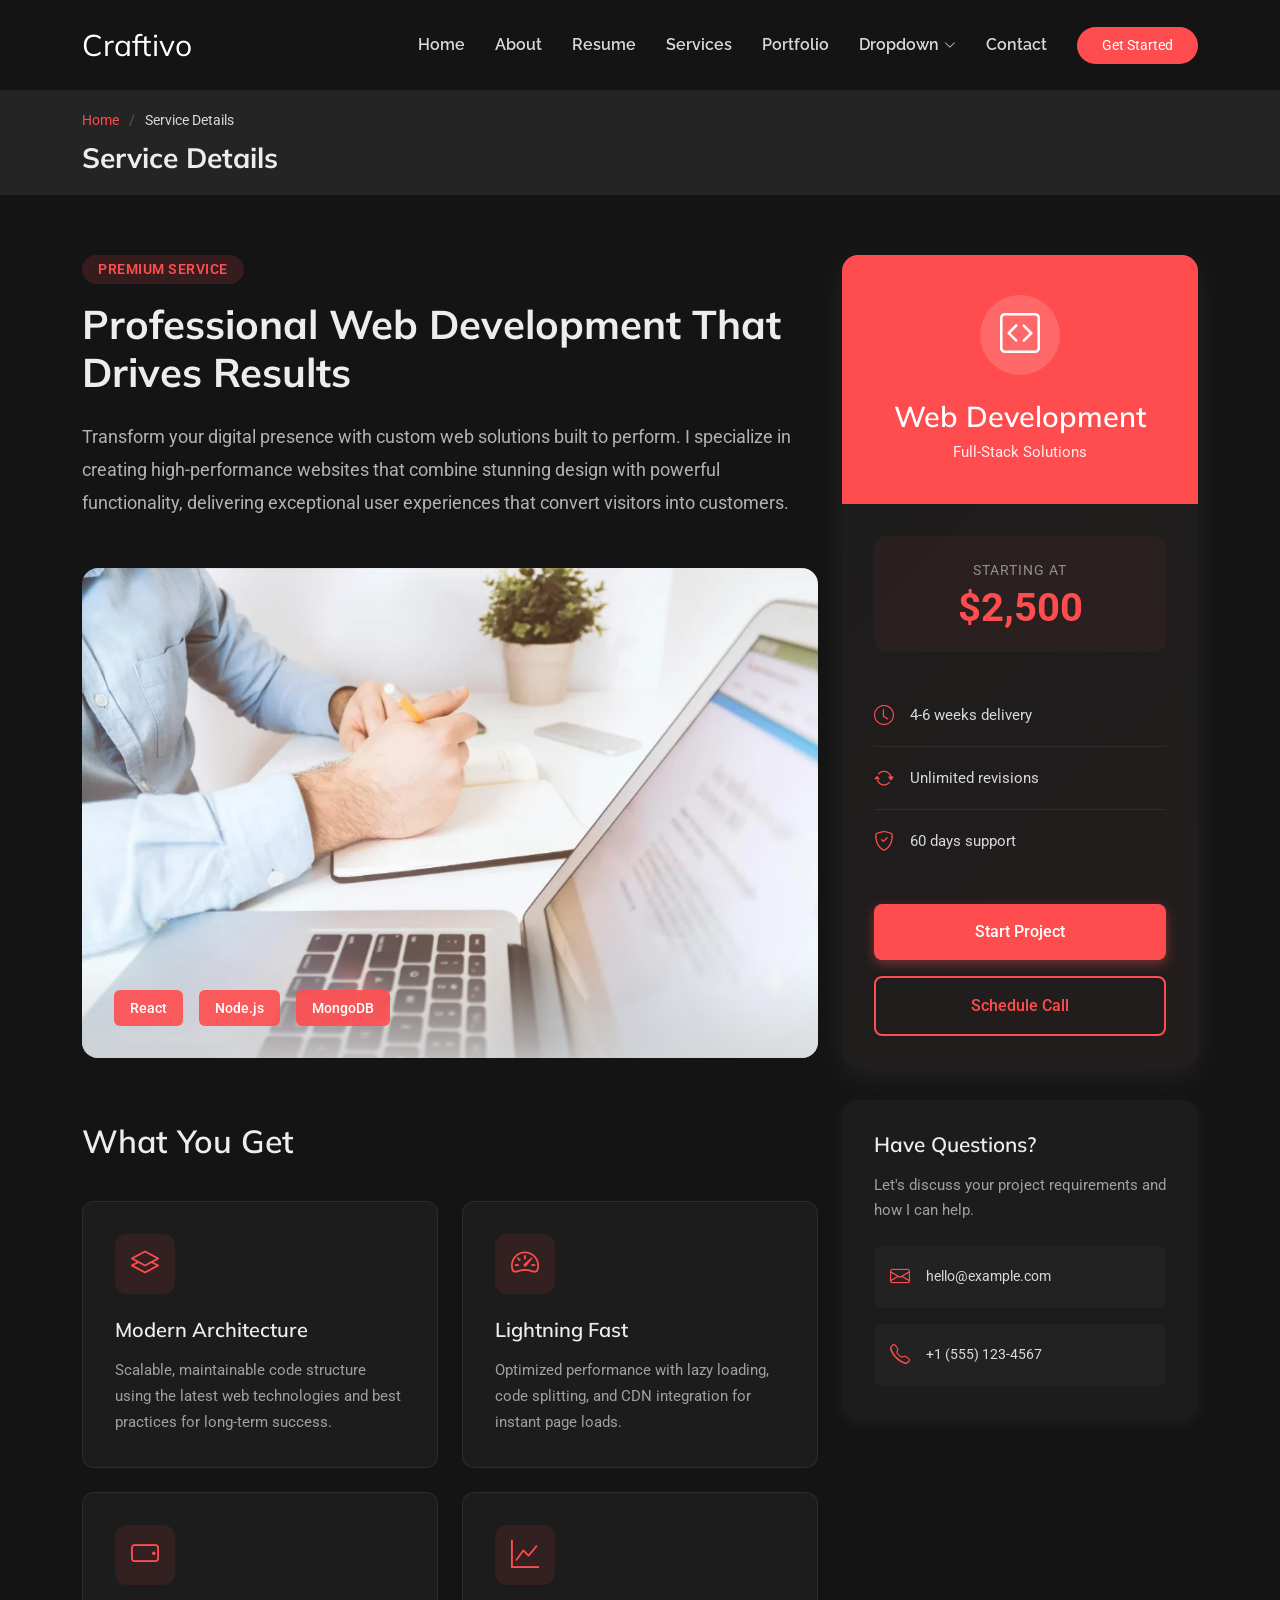
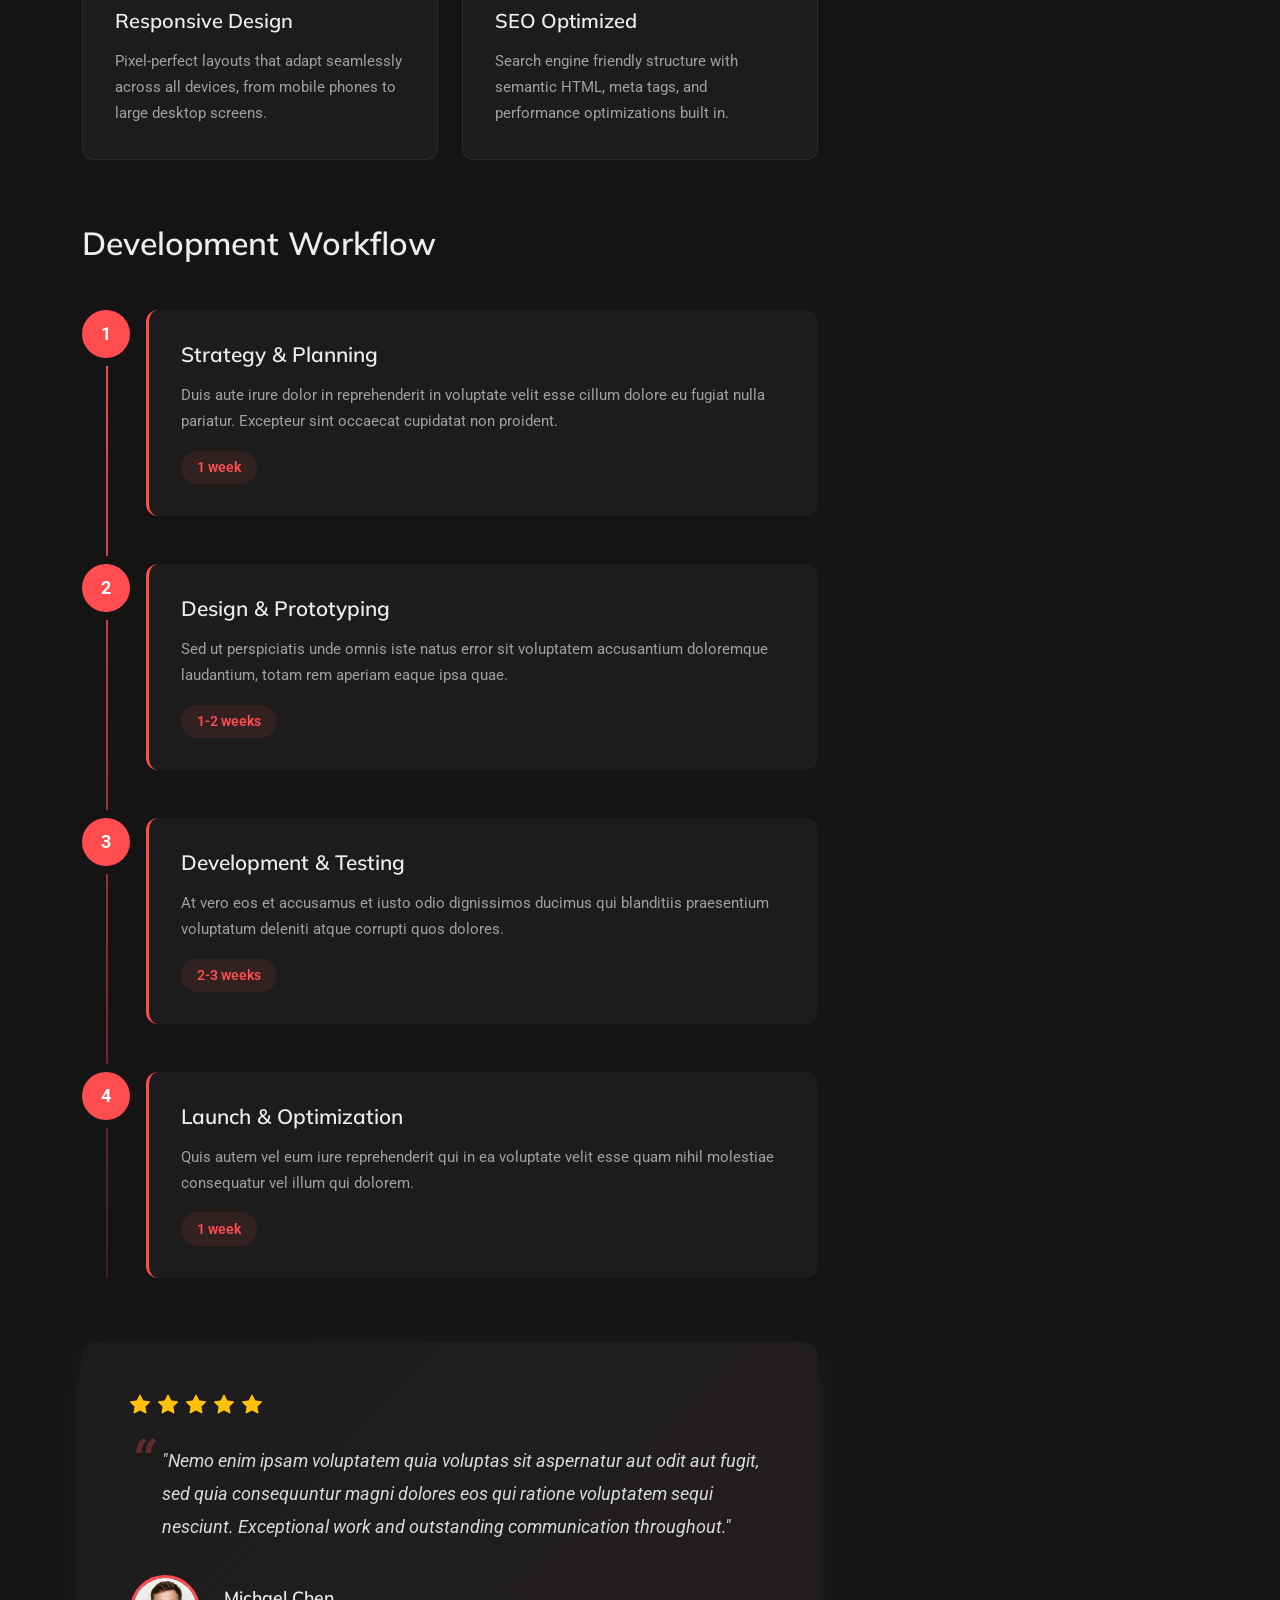
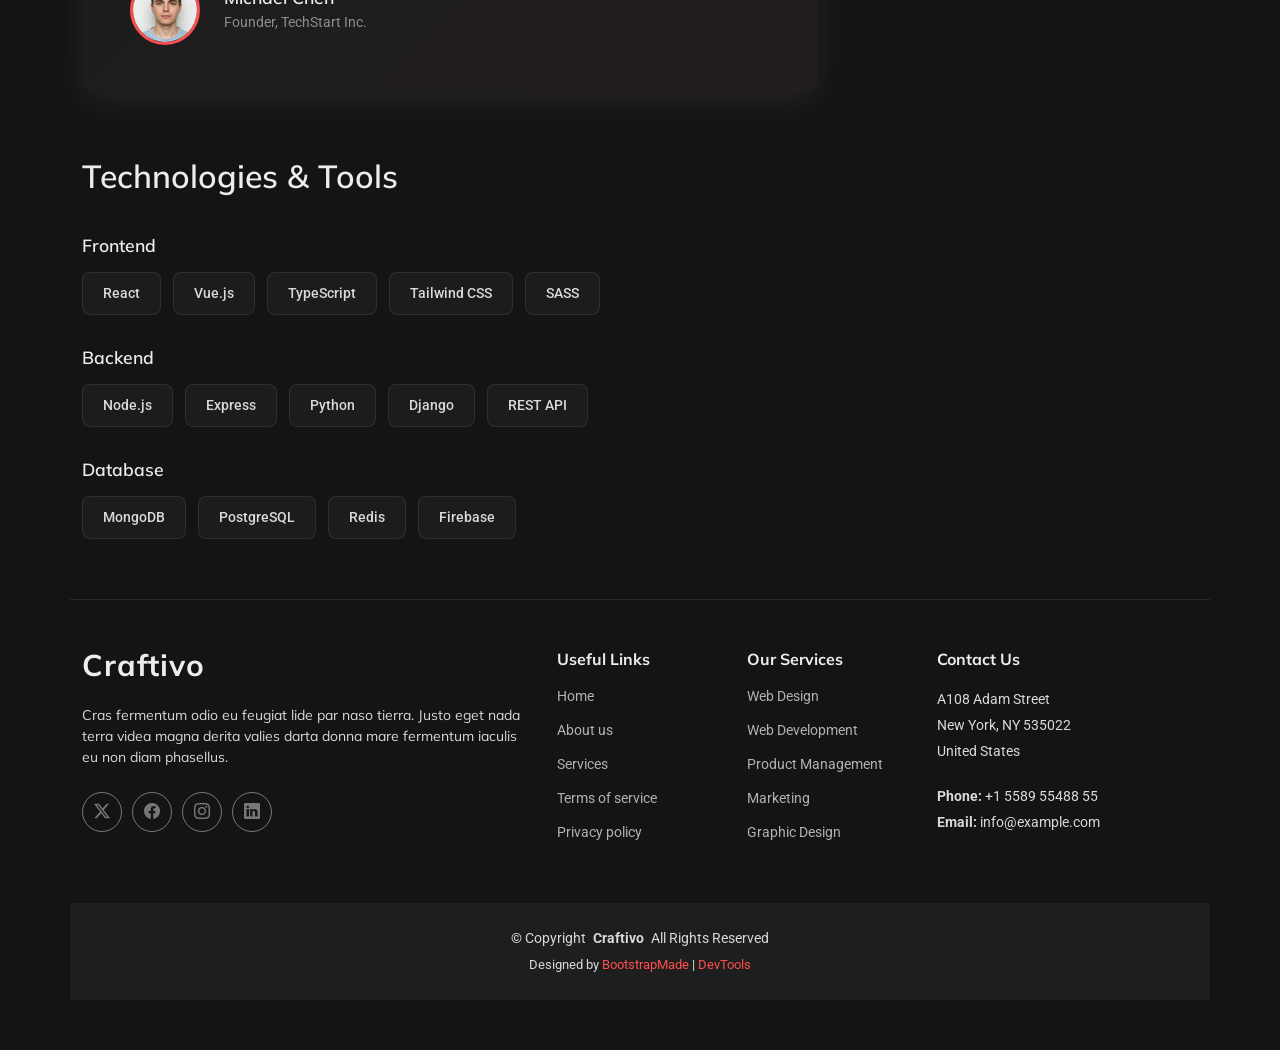
<file: service-details.html>
<!DOCTYPE html>
<html lang="en">

<head>
  <meta charset="utf-8">
  <meta content="width=device-width, initial-scale=1.0" name="viewport">
  <title>Service Details - Craftivo Bootstrap Template</title>
  <meta name="description" content="">
  <meta name="keywords" content="">

  <!-- Favicons -->
  <link href="assets/img/favicon.png" rel="icon">
  <link href="assets/img/apple-touch-icon.png" rel="apple-touch-icon">

  <!-- Fonts -->
  <link href="https://fonts.googleapis.com" rel="preconnect">
  <link href="https://fonts.gstatic.com" rel="preconnect" crossorigin>
  <link href="https://fonts.googleapis.com/css2?family=Roboto:ital,wght@0,100;0,300;0,400;0,500;0,700;0,900;1,100;1,300;1,400;1,500;1,700;1,900&family=Raleway:ital,wght@0,100;0,200;0,300;0,400;0,500;0,600;0,700;0,800;0,900;1,100;1,200;1,300;1,400;1,500;1,600;1,700;1,800;1,900&family=Mulish:ital,wght@0,200;0,300;0,400;0,500;0,600;0,700;0,800;0,900;1,200;1,300;1,400;1,500;1,600;1,700;1,800;1,900&display=swap" rel="stylesheet">

  <!-- Vendor CSS Files -->
  <link href="assets/vendor/bootstrap/css/bootstrap.min.css" rel="stylesheet">
  <link href="assets/vendor/bootstrap-icons/bootstrap-icons.css" rel="stylesheet">
  <link href="assets/vendor/aos/aos.css" rel="stylesheet">
  <link href="assets/vendor/glightbox/css/glightbox.min.css" rel="stylesheet">
  <link href="assets/vendor/swiper/swiper-bundle.min.css" rel="stylesheet">

  <!-- Main CSS File -->
  <link href="assets/css/main.css" rel="stylesheet">

  <!-- =======================================================
  * Template Name: Craftivo
  * Template URL: https://bootstrapmade.com/craftivo-bootstrap-portfolio-template/
  * Updated: Oct 04 2025 with Bootstrap v5.3.8
  * Author: BootstrapMade.com
  * License: https://bootstrapmade.com/license/
  ======================================================== -->
</head>

<body class="service-details-page">

  <header id="header" class="header d-flex align-items-center sticky-top">
    <div class="container-fluid container-xl position-relative d-flex align-items-center">

      <a href="index.html" class="logo d-flex align-items-center me-auto">
        <!-- Uncomment the line below if you also wish to use an image logo -->
        <!-- <img src="assets/img/logo.webp" alt=""> -->
        <h1 class="sitename">Craftivo</h1>
      </a>

      <nav id="navmenu" class="navmenu">
        <ul>
          <li><a href="#hero">Home</a></li>
          <li><a href="#about">About</a></li>
          <li><a href="#resume">Resume</a></li>
          <li><a href="#services">Services</a></li>
          <li><a href="#portfolio">Portfolio</a></li>
          <li class="dropdown"><a href="#"><span>Dropdown</span> <i class="bi bi-chevron-down toggle-dropdown"></i></a>
            <ul>
              <li><a href="#">Dropdown 1</a></li>
              <li class="dropdown"><a href="#"><span>Deep Dropdown</span> <i class="bi bi-chevron-down toggle-dropdown"></i></a>
                <ul>
                  <li><a href="#">Deep Dropdown 1</a></li>
                  <li><a href="#">Deep Dropdown 2</a></li>
                  <li><a href="#">Deep Dropdown 3</a></li>
                  <li><a href="#">Deep Dropdown 4</a></li>
                  <li><a href="#">Deep Dropdown 5</a></li>
                </ul>
              </li>
              <li><a href="#">Dropdown 2</a></li>
              <li><a href="#">Dropdown 3</a></li>
              <li><a href="#">Dropdown 4</a></li>
            </ul>
          </li>
          <li><a href="#contact">Contact</a></li>
        </ul>
        <i class="mobile-nav-toggle d-xl-none bi bi-list"></i>
      </nav>

      <a class="btn-getstarted" href="#about">Get Started</a>

    </div>
  </header>

  <main class="main">

    <!-- Page Title -->
    <div class="page-title light-background">
      <div class="container">
        <nav class="breadcrumbs">
          <ol>
            <li><a href="index.html">Home</a></li>
            <li class="current">Service Details</li>
          </ol>
        </nav>
        <h1>Service Details</h1>
      </div>
    </div><!-- End Page Title -->

    <!-- Service Details Section -->
    <section id="service-details" class="service-details section">

      <div class="container" data-aos="fade-up" data-aos-delay="100">

        <div class="row">

          <div class="col-lg-4 order-lg-2">

            <div class="sticky-sidebar">

              <div class="service-card" data-aos="fade-left" data-aos-delay="200">
                <div class="card-header">
                  <div class="service-icon">
                    <i class="bi bi-code-square"></i>
                  </div>
                  <h3>Web Development</h3>
                  <p class="service-tagline">Full-Stack Solutions</p>
                </div>
                <div class="card-body">
                  <div class="price-tag">
                    <span class="label">Starting at</span>
                    <span class="price">$2,500</span>
                  </div>
                  <ul class="quick-info">
                    <li>
                      <i class="bi bi-clock"></i>
                      <span>4-6 weeks delivery</span>
                    </li>
                    <li>
                      <i class="bi bi-arrow-repeat"></i>
                      <span>Unlimited revisions</span>
                    </li>
                    <li>
                      <i class="bi bi-shield-check"></i>
                      <span>60 days support</span>
                    </li>
                  </ul>
                  <div class="cta-buttons">
                    <a href="#" class="btn-primary">Start Project</a>
                    <a href="#" class="btn-secondary">Schedule Call</a>
                  </div>
                </div>
              </div>

              <div class="contact-card" data-aos="fade-left" data-aos-delay="300">
                <h4>Have Questions?</h4>
                <p>Let's discuss your project requirements and how I can help.</p>
                <div class="contact-methods">
                  <a href="mailto:hello@example.com" class="contact-item">
                    <i class="bi bi-envelope"></i>
                    <span>hello@example.com</span>
                  </a>
                  <a href="tel:+15551234567" class="contact-item">
                    <i class="bi bi-telephone"></i>
                    <span>+1 (555) 123-4567</span>
                  </a>
                </div>
              </div>

            </div>

          </div>

          <div class="col-lg-8 order-lg-1">

            <div class="service-overview" data-aos="fade-up" data-aos-delay="200">
              <div class="overview-header">
                <span class="badge">Premium Service</span>
                <h2>Professional Web Development That Drives Results</h2>
              </div>
              <p class="lead-text">Transform your digital presence with custom web solutions built to perform. I specialize in creating high-performance websites that combine stunning design with powerful functionality, delivering exceptional user experiences that convert visitors into customers.</p>
            </div>

            <div class="service-image-showcase" data-aos="zoom-in" data-aos-delay="300">
              <img src="assets/img/services/services-1.webp" alt="Web Development" class="img-fluid main-image">
              <div class="image-overlay">
                <div class="tech-stack">
                  <span class="tech-item">React</span>
                  <span class="tech-item">Node.js</span>
                  <span class="tech-item">MongoDB</span>
                </div>
              </div>
            </div>

            <div class="features-grid" data-aos="fade-up" data-aos-delay="400">
              <h3 class="section-heading">What You Get</h3>
              <div class="row g-4">
                <div class="col-md-6">
                  <div class="feature-box">
                    <div class="icon-wrapper">
                      <i class="bi bi-layers"></i>
                    </div>
                    <h4>Modern Architecture</h4>
                    <p>Scalable, maintainable code structure using the latest web technologies and best practices for long-term success.</p>
                  </div>
                </div>
                <div class="col-md-6">
                  <div class="feature-box">
                    <div class="icon-wrapper">
                      <i class="bi bi-speedometer2"></i>
                    </div>
                    <h4>Lightning Fast</h4>
                    <p>Optimized performance with lazy loading, code splitting, and CDN integration for instant page loads.</p>
                  </div>
                </div>
                <div class="col-md-6">
                  <div class="feature-box">
                    <div class="icon-wrapper">
                      <i class="bi bi-phone-landscape"></i>
                    </div>
                    <h4>Responsive Design</h4>
                    <p>Pixel-perfect layouts that adapt seamlessly across all devices, from mobile phones to large desktop screens.</p>
                  </div>
                </div>
                <div class="col-md-6">
                  <div class="feature-box">
                    <div class="icon-wrapper">
                      <i class="bi bi-graph-up"></i>
                    </div>
                    <h4>SEO Optimized</h4>
                    <p>Search engine friendly structure with semantic HTML, meta tags, and performance optimizations built in.</p>
                  </div>
                </div>
              </div>
            </div>

            <div class="workflow-section" data-aos="fade-up" data-aos-delay="500">
              <h3 class="section-heading">Development Workflow</h3>
              <div class="timeline">
                <div class="timeline-item">
                  <div class="timeline-marker">1</div>
                  <div class="timeline-content">
                    <h4>Strategy &amp; Planning</h4>
                    <p>Duis aute irure dolor in reprehenderit in voluptate velit esse cillum dolore eu fugiat nulla pariatur. Excepteur sint occaecat cupidatat non proident.</p>
                    <span class="duration">1 week</span>
                  </div>
                </div>
                <div class="timeline-item">
                  <div class="timeline-marker">2</div>
                  <div class="timeline-content">
                    <h4>Design &amp; Prototyping</h4>
                    <p>Sed ut perspiciatis unde omnis iste natus error sit voluptatem accusantium doloremque laudantium, totam rem aperiam eaque ipsa quae.</p>
                    <span class="duration">1-2 weeks</span>
                  </div>
                </div>
                <div class="timeline-item">
                  <div class="timeline-marker">3</div>
                  <div class="timeline-content">
                    <h4>Development &amp; Testing</h4>
                    <p>At vero eos et accusamus et iusto odio dignissimos ducimus qui blanditiis praesentium voluptatum deleniti atque corrupti quos dolores.</p>
                    <span class="duration">2-3 weeks</span>
                  </div>
                </div>
                <div class="timeline-item">
                  <div class="timeline-marker">4</div>
                  <div class="timeline-content">
                    <h4>Launch &amp; Optimization</h4>
                    <p>Quis autem vel eum iure reprehenderit qui in ea voluptate velit esse quam nihil molestiae consequatur vel illum qui dolorem.</p>
                    <span class="duration">1 week</span>
                  </div>
                </div>
              </div>
            </div>

            <div class="testimonial-section" data-aos="fade-up" data-aos-delay="600">
              <div class="testimonial-card">
                <div class="stars">
                  <i class="bi bi-star-fill"></i>
                  <i class="bi bi-star-fill"></i>
                  <i class="bi bi-star-fill"></i>
                  <i class="bi bi-star-fill"></i>
                  <i class="bi bi-star-fill"></i>
                </div>
                <blockquote>
                  "Nemo enim ipsam voluptatem quia voluptas sit aspernatur aut odit aut fugit, sed quia consequuntur magni dolores eos qui ratione voluptatem sequi nesciunt. Exceptional work and outstanding communication throughout."
                </blockquote>
                <div class="client-info">
                  <img src="assets/img/person/person-m-5.webp" alt="Michael Chen" class="client-avatar">
                  <div class="client-details">
                    <h5>Michael Chen</h5>
                    <p>Founder, TechStart Inc.</p>
                  </div>
                </div>
              </div>
            </div>

            <div class="tech-details" data-aos="fade-up" data-aos-delay="700">
              <h3 class="section-heading">Technologies &amp; Tools</h3>
              <div class="tech-categories">
                <div class="tech-category">
                  <h5>Frontend</h5>
                  <div class="tech-tags">
                    <span>React</span>
                    <span>Vue.js</span>
                    <span>TypeScript</span>
                    <span>Tailwind CSS</span>
                    <span>SASS</span>
                  </div>
                </div>
                <div class="tech-category">
                  <h5>Backend</h5>
                  <div class="tech-tags">
                    <span>Node.js</span>
                    <span>Express</span>
                    <span>Python</span>
                    <span>Django</span>
                    <span>REST API</span>
                  </div>
                </div>
                <div class="tech-category">
                  <h5>Database</h5>
                  <div class="tech-tags">
                    <span>MongoDB</span>
                    <span>PostgreSQL</span>
                    <span>Redis</span>
                    <span>Firebase</span>
                  </div>
                </div>
              </div>
            </div>

          </div>

        </div>

      </div>

    </section><!-- /Service Details Section -->

  </main>

  <footer id="footer" class="footer">

    <div class="container footer-top">
      <div class="row gy-4">
        <div class="col-lg-5 col-md-12 footer-about">
          <a href="index.html" class="logo d-flex align-items-center">
            <span class="sitename">Craftivo</span>
          </a>
          <p>Cras fermentum odio eu feugiat lide par naso tierra. Justo eget nada terra videa magna derita valies darta donna mare fermentum iaculis eu non diam phasellus.</p>
          <div class="social-links d-flex mt-4">
            <a href=""><i class="bi bi-twitter-x"></i></a>
            <a href=""><i class="bi bi-facebook"></i></a>
            <a href=""><i class="bi bi-instagram"></i></a>
            <a href=""><i class="bi bi-linkedin"></i></a>
          </div>
        </div>

        <div class="col-lg-2 col-6 footer-links">
          <h4>Useful Links</h4>
          <ul>
            <li><a href="#">Home</a></li>
            <li><a href="#">About us</a></li>
            <li><a href="#">Services</a></li>
            <li><a href="#">Terms of service</a></li>
            <li><a href="#">Privacy policy</a></li>
          </ul>
        </div>

        <div class="col-lg-2 col-6 footer-links">
          <h4>Our Services</h4>
          <ul>
            <li><a href="#">Web Design</a></li>
            <li><a href="#">Web Development</a></li>
            <li><a href="#">Product Management</a></li>
            <li><a href="#">Marketing</a></li>
            <li><a href="#">Graphic Design</a></li>
          </ul>
        </div>

        <div class="col-lg-3 col-md-12 footer-contact text-center text-md-start">
          <h4>Contact Us</h4>
          <p>A108 Adam Street</p>
          <p>New York, NY 535022</p>
          <p>United States</p>
          <p class="mt-4"><strong>Phone:</strong> <span>+1 5589 55488 55</span></p>
          <p><strong>Email:</strong> <span>info@example.com</span></p>
        </div>

      </div>
    </div>

    <div class="container copyright text-center mt-4">
      <p>© <span>Copyright</span> <strong class="px-1 sitename">Craftivo</strong> <span>All Rights Reserved</span></p>
      <div class="credits">
        <!-- All the links in the footer should remain intact. -->
        <!-- You can delete the links only if you've purchased the pro version. -->
        <!-- Licensing information: https://bootstrapmade.com/license/ -->
        <!-- Purchase the pro version with working PHP/AJAX contact form: [buy-url] -->
        Designed by <a href="https://bootstrapmade.com/">BootstrapMade</a> | <a href="https://bootstrapmade.com/tools/">DevTools</a>
      </div>
    </div>

  </footer>

  <!-- Scroll Top -->
  <a href="#" id="scroll-top" class="scroll-top d-flex align-items-center justify-content-center"><i class="bi bi-arrow-up-short"></i></a>

  <!-- Preloader -->
  <div id="preloader"></div>

  <!-- Vendor JS Files -->
  <script src="assets/vendor/bootstrap/js/bootstrap.bundle.min.js"></script>
  <script src="assets/vendor/php-email-form/validate.js"></script>
  <script src="assets/vendor/aos/aos.js"></script>
  <script src="assets/vendor/typed.js/typed.umd.js"></script>
  <script src="assets/vendor/waypoints/noframework.waypoints.js"></script>
  <script src="assets/vendor/glightbox/js/glightbox.min.js"></script>
  <script src="assets/vendor/imagesloaded/imagesloaded.pkgd.min.js"></script>
  <script src="assets/vendor/isotope-layout/isotope.pkgd.min.js"></script>
  <script src="assets/vendor/swiper/swiper-bundle.min.js"></script>

  <!-- Main JS File -->
  <script src="assets/js/main.js"></script>

</body>

</html>
</file>
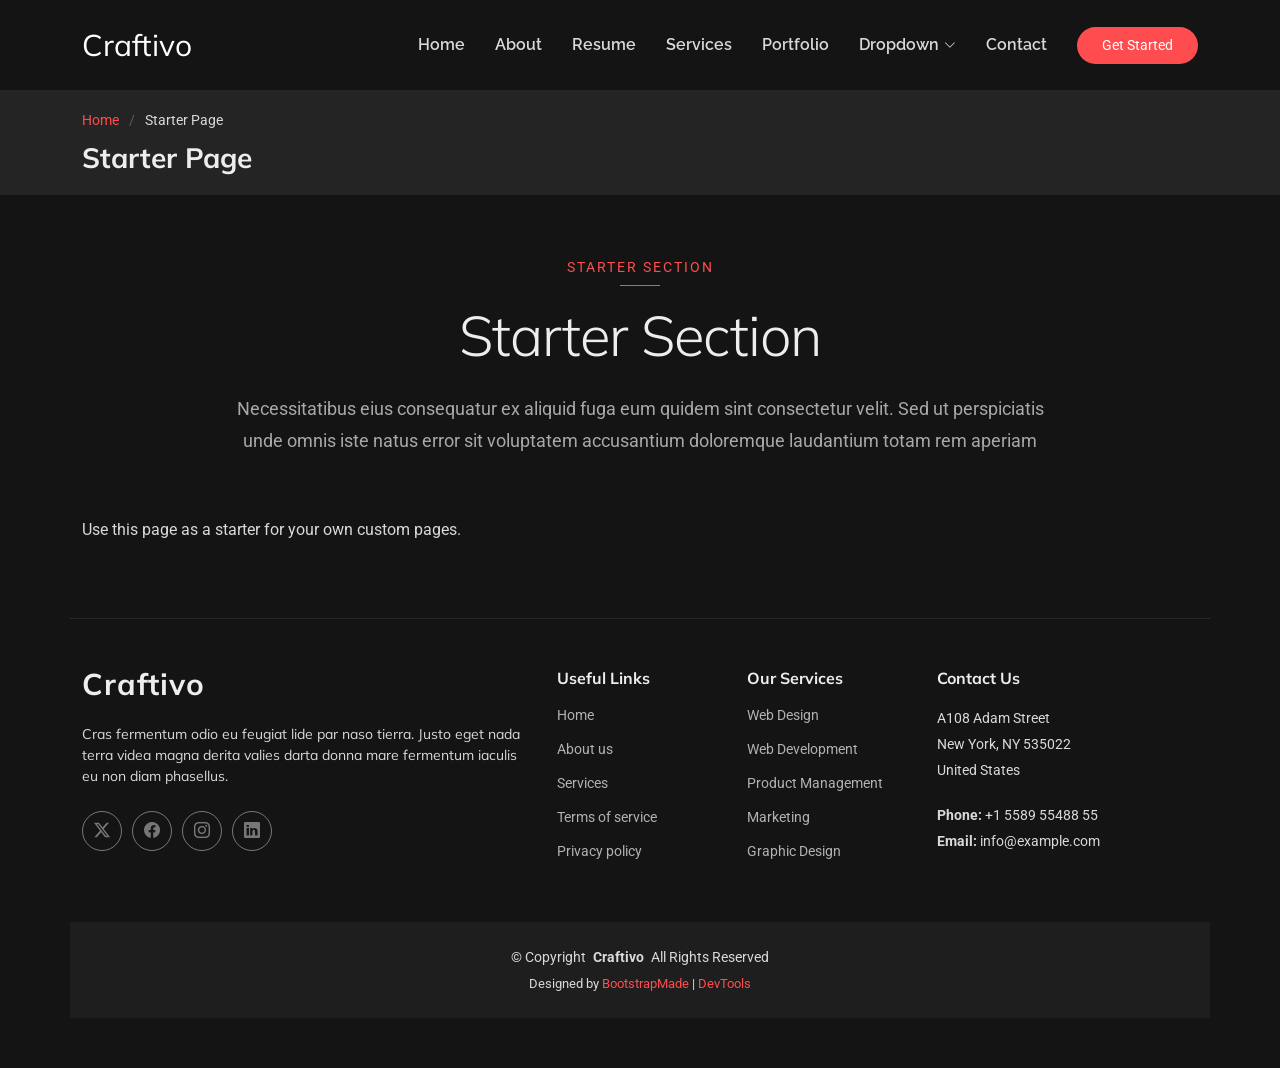
<file: starter-page.html>
<!DOCTYPE html>
<html lang="en">

<head>
  <meta charset="utf-8">
  <meta content="width=device-width, initial-scale=1.0" name="viewport">
  <title>Starter Page - Craftivo Bootstrap Template</title>
  <meta name="description" content="">
  <meta name="keywords" content="">

  <!-- Favicons -->
  <link href="assets/img/favicon.png" rel="icon">
  <link href="assets/img/apple-touch-icon.png" rel="apple-touch-icon">

  <!-- Fonts -->
  <link href="https://fonts.googleapis.com" rel="preconnect">
  <link href="https://fonts.gstatic.com" rel="preconnect" crossorigin>
  <link href="https://fonts.googleapis.com/css2?family=Roboto:ital,wght@0,100;0,300;0,400;0,500;0,700;0,900;1,100;1,300;1,400;1,500;1,700;1,900&family=Raleway:ital,wght@0,100;0,200;0,300;0,400;0,500;0,600;0,700;0,800;0,900;1,100;1,200;1,300;1,400;1,500;1,600;1,700;1,800;1,900&family=Mulish:ital,wght@0,200;0,300;0,400;0,500;0,600;0,700;0,800;0,900;1,200;1,300;1,400;1,500;1,600;1,700;1,800;1,900&display=swap" rel="stylesheet">

  <!-- Vendor CSS Files -->
  <link href="assets/vendor/bootstrap/css/bootstrap.min.css" rel="stylesheet">
  <link href="assets/vendor/bootstrap-icons/bootstrap-icons.css" rel="stylesheet">
  <link href="assets/vendor/aos/aos.css" rel="stylesheet">
  <link href="assets/vendor/glightbox/css/glightbox.min.css" rel="stylesheet">
  <link href="assets/vendor/swiper/swiper-bundle.min.css" rel="stylesheet">

  <!-- Main CSS File -->
  <link href="assets/css/main.css" rel="stylesheet">

  <!-- =======================================================
  * Template Name: Craftivo
  * Template URL: https://bootstrapmade.com/craftivo-bootstrap-portfolio-template/
  * Updated: Oct 04 2025 with Bootstrap v5.3.8
  * Author: BootstrapMade.com
  * License: https://bootstrapmade.com/license/
  ======================================================== -->
</head>

<body class="starter-page-page">

  <header id="header" class="header d-flex align-items-center sticky-top">
    <div class="container-fluid container-xl position-relative d-flex align-items-center">

      <a href="index.html" class="logo d-flex align-items-center me-auto">
        <!-- Uncomment the line below if you also wish to use an image logo -->
        <!-- <img src="assets/img/logo.webp" alt=""> -->
        <h1 class="sitename">Craftivo</h1>
      </a>

      <nav id="navmenu" class="navmenu">
        <ul>
          <li><a href="#hero">Home</a></li>
          <li><a href="#about">About</a></li>
          <li><a href="#resume">Resume</a></li>
          <li><a href="#services">Services</a></li>
          <li><a href="#portfolio">Portfolio</a></li>
          <li class="dropdown"><a href="#"><span>Dropdown</span> <i class="bi bi-chevron-down toggle-dropdown"></i></a>
            <ul>
              <li><a href="#">Dropdown 1</a></li>
              <li class="dropdown"><a href="#"><span>Deep Dropdown</span> <i class="bi bi-chevron-down toggle-dropdown"></i></a>
                <ul>
                  <li><a href="#">Deep Dropdown 1</a></li>
                  <li><a href="#">Deep Dropdown 2</a></li>
                  <li><a href="#">Deep Dropdown 3</a></li>
                  <li><a href="#">Deep Dropdown 4</a></li>
                  <li><a href="#">Deep Dropdown 5</a></li>
                </ul>
              </li>
              <li><a href="#">Dropdown 2</a></li>
              <li><a href="#">Dropdown 3</a></li>
              <li><a href="#">Dropdown 4</a></li>
            </ul>
          </li>
          <li><a href="#contact">Contact</a></li>
        </ul>
        <i class="mobile-nav-toggle d-xl-none bi bi-list"></i>
      </nav>

      <a class="btn-getstarted" href="#about">Get Started</a>

    </div>
  </header>

  <main class="main">

    <!-- Page Title -->
    <div class="page-title light-background">
      <div class="container">
        <nav class="breadcrumbs">
          <ol>
            <li><a href="index.html">Home</a></li>
            <li class="current">Starter Page</li>
          </ol>
        </nav>
        <h1>Starter Page</h1>
      </div>
    </div><!-- End Page Title -->

    <!-- Starter Section Section -->
    <section id="starter-section" class="starter-section section">

      <!-- Section Title -->
      <div class="container section-title" data-aos="fade-up">
        <span class="subtitle">Starter Section</span>
        <h2>Starter Section</h2>
        <p>Necessitatibus eius consequatur ex aliquid fuga eum quidem sint consectetur velit. Sed ut perspiciatis unde omnis iste natus error sit voluptatem accusantium doloremque laudantium totam rem aperiam</p>
      </div><!-- End Section Title -->

      <div class="container" data-aos="fade-up">
        <p>Use this page as a starter for your own custom pages.</p>
      </div>

    </section><!-- /Starter Section Section -->

  </main>

  <footer id="footer" class="footer">

    <div class="container footer-top">
      <div class="row gy-4">
        <div class="col-lg-5 col-md-12 footer-about">
          <a href="index.html" class="logo d-flex align-items-center">
            <span class="sitename">Craftivo</span>
          </a>
          <p>Cras fermentum odio eu feugiat lide par naso tierra. Justo eget nada terra videa magna derita valies darta donna mare fermentum iaculis eu non diam phasellus.</p>
          <div class="social-links d-flex mt-4">
            <a href=""><i class="bi bi-twitter-x"></i></a>
            <a href=""><i class="bi bi-facebook"></i></a>
            <a href=""><i class="bi bi-instagram"></i></a>
            <a href=""><i class="bi bi-linkedin"></i></a>
          </div>
        </div>

        <div class="col-lg-2 col-6 footer-links">
          <h4>Useful Links</h4>
          <ul>
            <li><a href="#">Home</a></li>
            <li><a href="#">About us</a></li>
            <li><a href="#">Services</a></li>
            <li><a href="#">Terms of service</a></li>
            <li><a href="#">Privacy policy</a></li>
          </ul>
        </div>

        <div class="col-lg-2 col-6 footer-links">
          <h4>Our Services</h4>
          <ul>
            <li><a href="#">Web Design</a></li>
            <li><a href="#">Web Development</a></li>
            <li><a href="#">Product Management</a></li>
            <li><a href="#">Marketing</a></li>
            <li><a href="#">Graphic Design</a></li>
          </ul>
        </div>

        <div class="col-lg-3 col-md-12 footer-contact text-center text-md-start">
          <h4>Contact Us</h4>
          <p>A108 Adam Street</p>
          <p>New York, NY 535022</p>
          <p>United States</p>
          <p class="mt-4"><strong>Phone:</strong> <span>+1 5589 55488 55</span></p>
          <p><strong>Email:</strong> <span>info@example.com</span></p>
        </div>

      </div>
    </div>

    <div class="container copyright text-center mt-4">
      <p>© <span>Copyright</span> <strong class="px-1 sitename">Craftivo</strong> <span>All Rights Reserved</span></p>
      <div class="credits">
        <!-- All the links in the footer should remain intact. -->
        <!-- You can delete the links only if you've purchased the pro version. -->
        <!-- Licensing information: https://bootstrapmade.com/license/ -->
        <!-- Purchase the pro version with working PHP/AJAX contact form: [buy-url] -->
        Designed by <a href="https://bootstrapmade.com/">BootstrapMade</a> | <a href="https://bootstrapmade.com/tools/">DevTools</a>
      </div>
    </div>

  </footer>

  <!-- Scroll Top -->
  <a href="#" id="scroll-top" class="scroll-top d-flex align-items-center justify-content-center"><i class="bi bi-arrow-up-short"></i></a>

  <!-- Preloader -->
  <div id="preloader"></div>

  <!-- Vendor JS Files -->
  <script src="assets/vendor/bootstrap/js/bootstrap.bundle.min.js"></script>
  <script src="assets/vendor/php-email-form/validate.js"></script>
  <script src="assets/vendor/aos/aos.js"></script>
  <script src="assets/vendor/typed.js/typed.umd.js"></script>
  <script src="assets/vendor/waypoints/noframework.waypoints.js"></script>
  <script src="assets/vendor/glightbox/js/glightbox.min.js"></script>
  <script src="assets/vendor/imagesloaded/imagesloaded.pkgd.min.js"></script>
  <script src="assets/vendor/isotope-layout/isotope.pkgd.min.js"></script>
  <script src="assets/vendor/swiper/swiper-bundle.min.js"></script>

  <!-- Main JS File -->
  <script src="assets/js/main.js"></script>

</body>

</html>
</file>
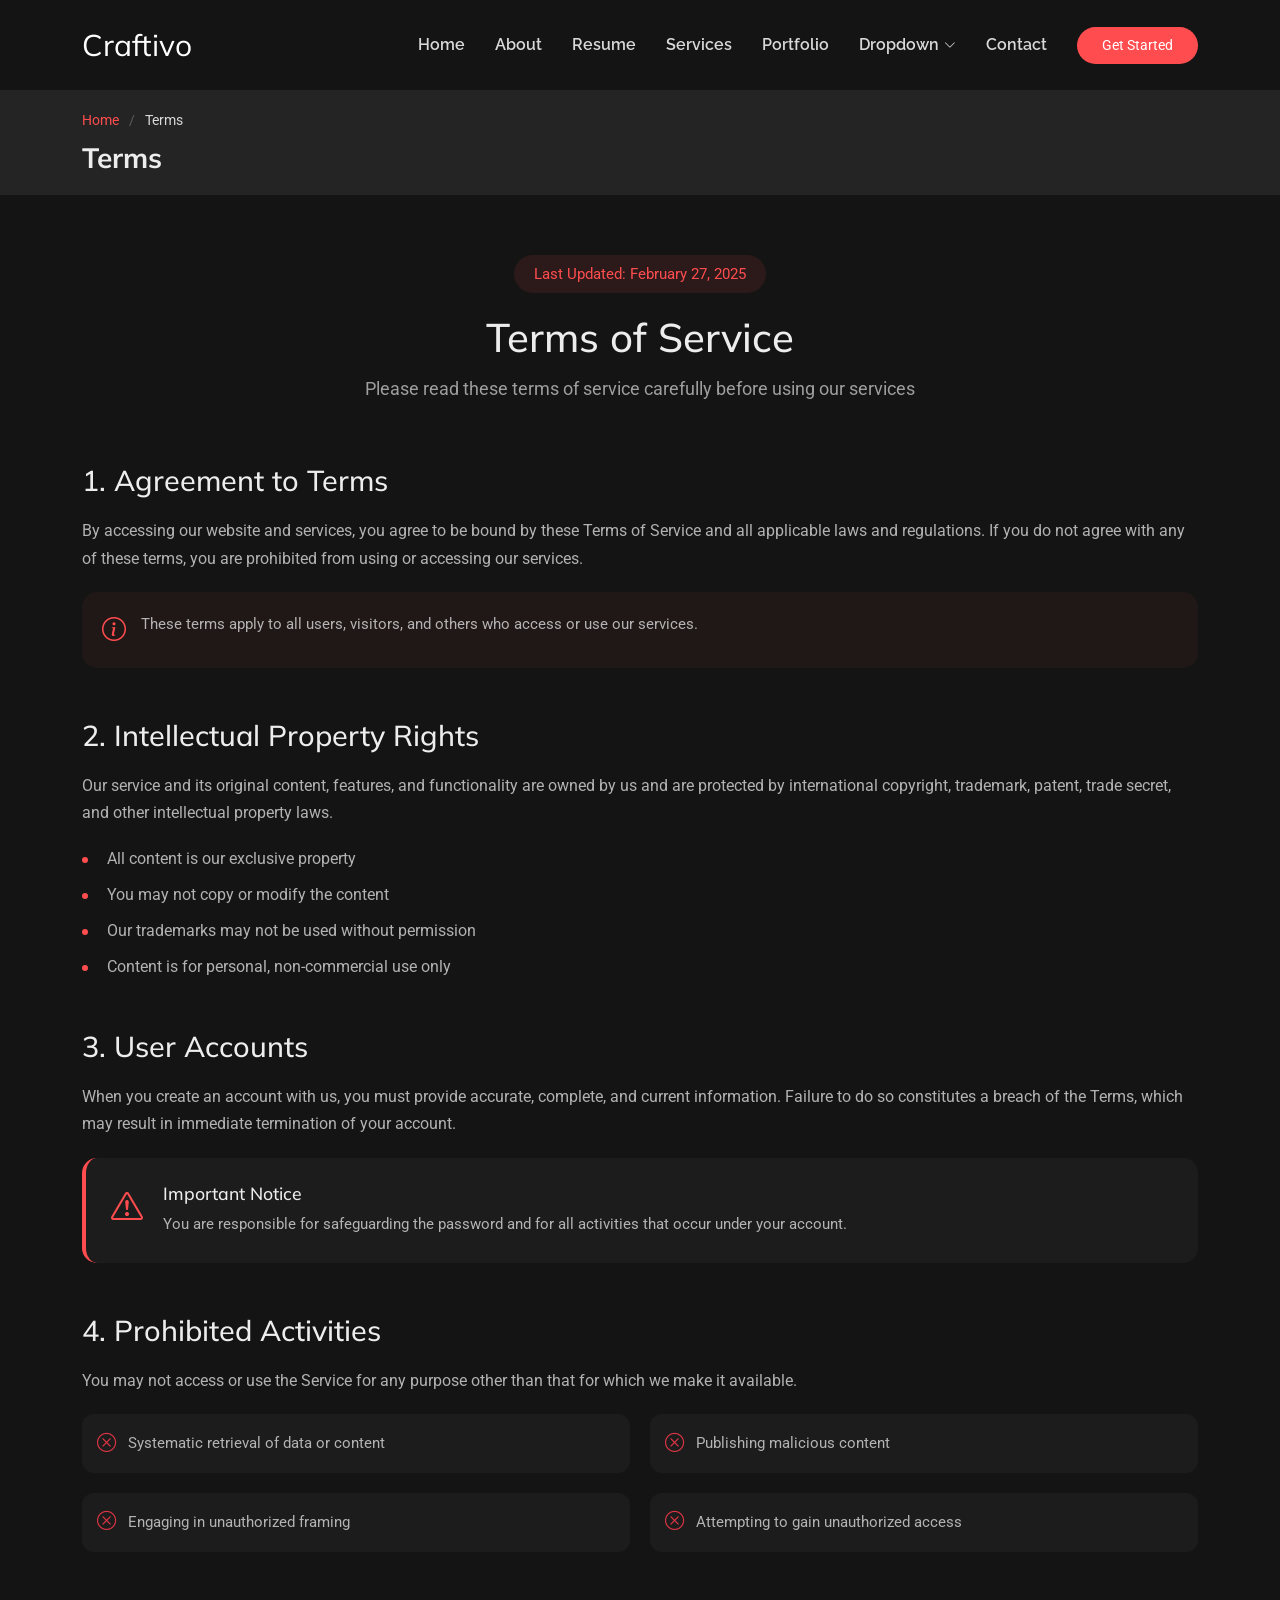
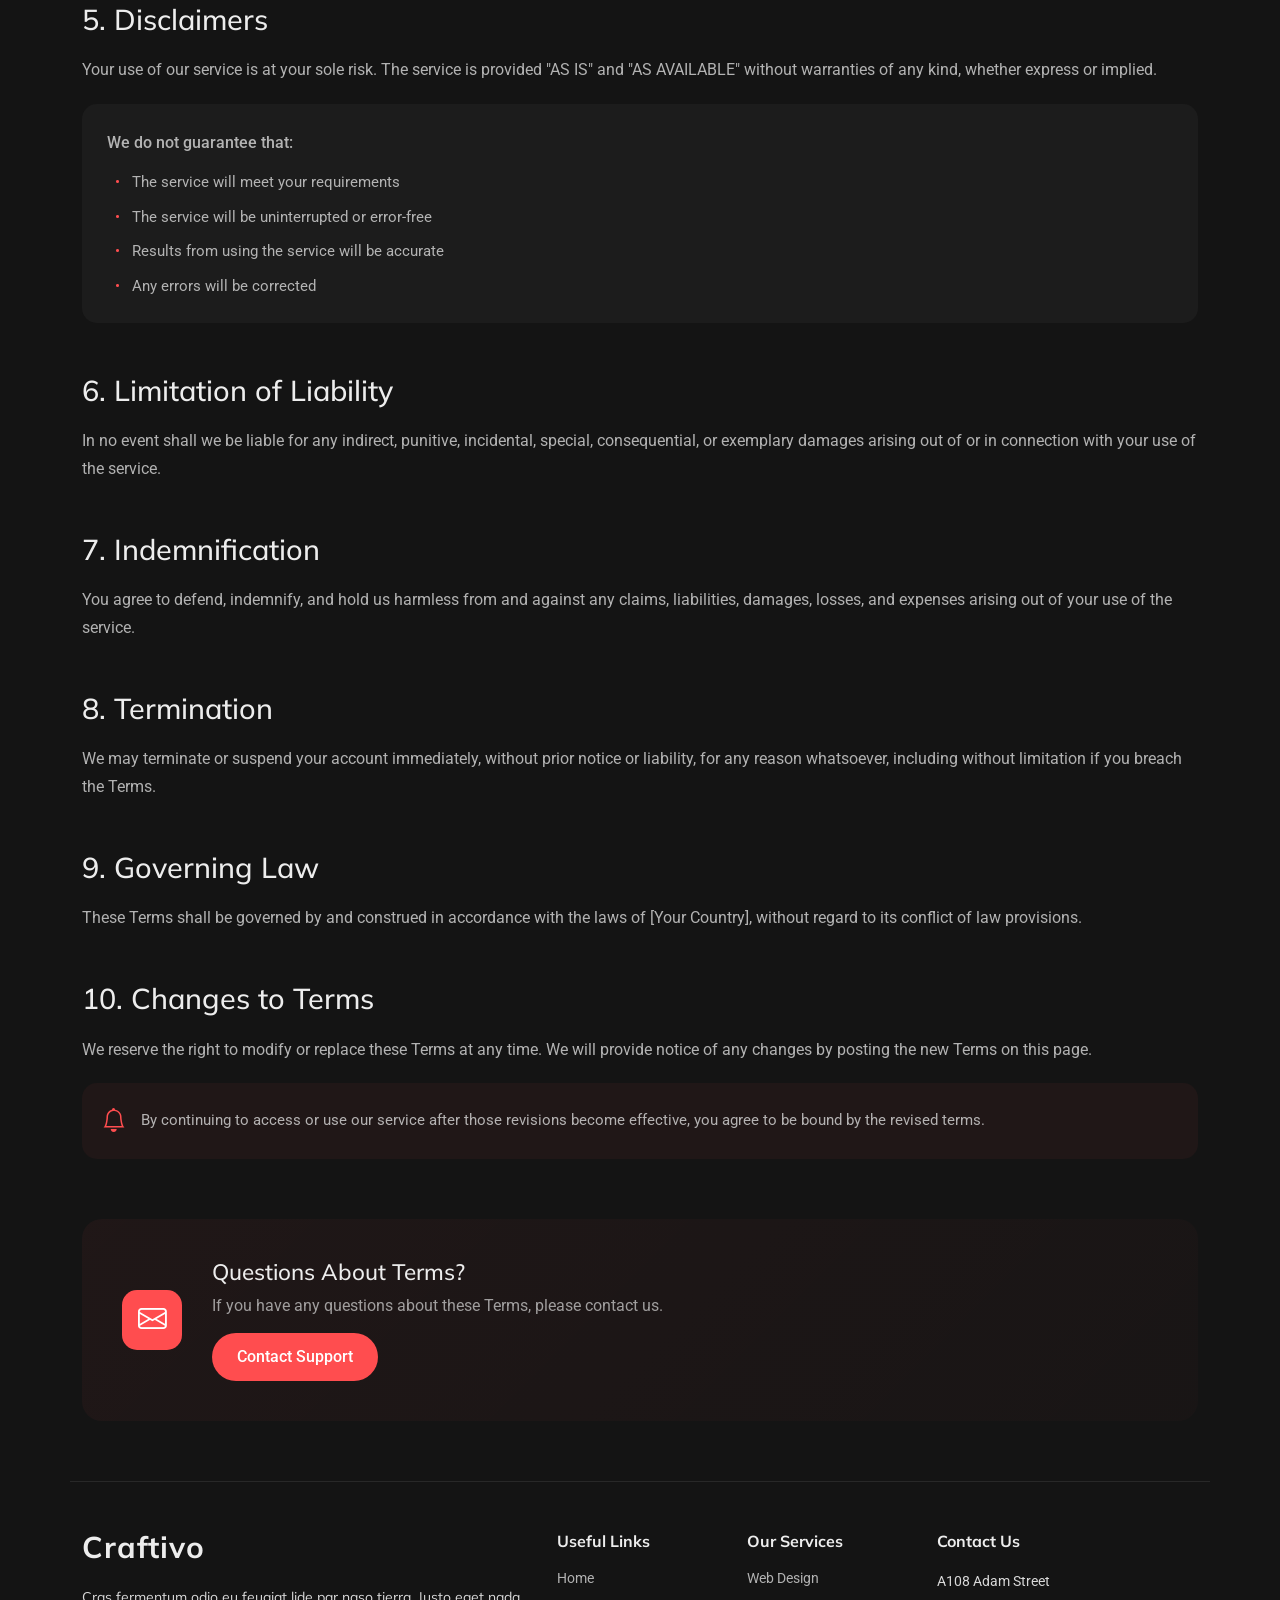
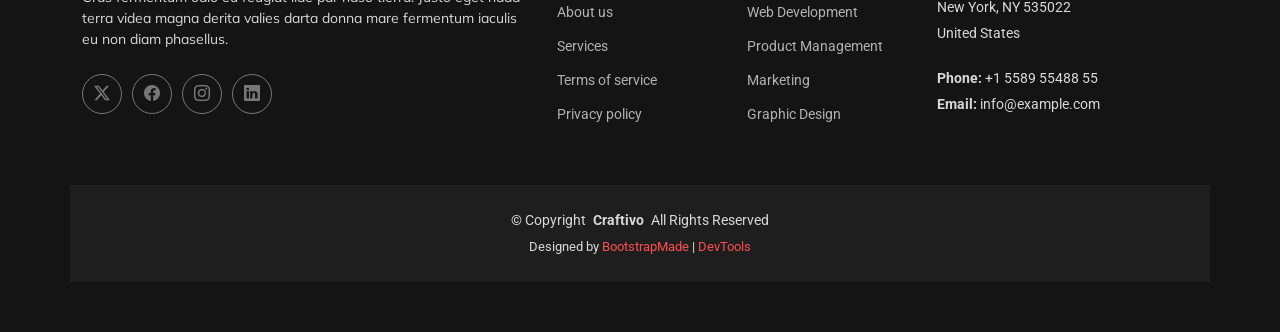
<file: terms.html>
<!DOCTYPE html>
<html lang="en">

<head>
  <meta charset="utf-8">
  <meta content="width=device-width, initial-scale=1.0" name="viewport">
  <title>Terms - Craftivo Bootstrap Template</title>
  <meta name="description" content="">
  <meta name="keywords" content="">

  <!-- Favicons -->
  <link href="assets/img/favicon.png" rel="icon">
  <link href="assets/img/apple-touch-icon.png" rel="apple-touch-icon">

  <!-- Fonts -->
  <link href="https://fonts.googleapis.com" rel="preconnect">
  <link href="https://fonts.gstatic.com" rel="preconnect" crossorigin>
  <link href="https://fonts.googleapis.com/css2?family=Roboto:ital,wght@0,100;0,300;0,400;0,500;0,700;0,900;1,100;1,300;1,400;1,500;1,700;1,900&family=Raleway:ital,wght@0,100;0,200;0,300;0,400;0,500;0,600;0,700;0,800;0,900;1,100;1,200;1,300;1,400;1,500;1,600;1,700;1,800;1,900&family=Mulish:ital,wght@0,200;0,300;0,400;0,500;0,600;0,700;0,800;0,900;1,200;1,300;1,400;1,500;1,600;1,700;1,800;1,900&display=swap" rel="stylesheet">

  <!-- Vendor CSS Files -->
  <link href="assets/vendor/bootstrap/css/bootstrap.min.css" rel="stylesheet">
  <link href="assets/vendor/bootstrap-icons/bootstrap-icons.css" rel="stylesheet">
  <link href="assets/vendor/aos/aos.css" rel="stylesheet">
  <link href="assets/vendor/glightbox/css/glightbox.min.css" rel="stylesheet">
  <link href="assets/vendor/swiper/swiper-bundle.min.css" rel="stylesheet">

  <!-- Main CSS File -->
  <link href="assets/css/main.css" rel="stylesheet">

  <!-- =======================================================
  * Template Name: Craftivo
  * Template URL: https://bootstrapmade.com/craftivo-bootstrap-portfolio-template/
  * Updated: Oct 04 2025 with Bootstrap v5.3.8
  * Author: BootstrapMade.com
  * License: https://bootstrapmade.com/license/
  ======================================================== -->
</head>

<body class="terms-page">

  <header id="header" class="header d-flex align-items-center sticky-top">
    <div class="container-fluid container-xl position-relative d-flex align-items-center">

      <a href="index.html" class="logo d-flex align-items-center me-auto">
        <!-- Uncomment the line below if you also wish to use an image logo -->
        <!-- <img src="assets/img/logo.webp" alt=""> -->
        <h1 class="sitename">Craftivo</h1>
      </a>

      <nav id="navmenu" class="navmenu">
        <ul>
          <li><a href="#hero">Home</a></li>
          <li><a href="#about">About</a></li>
          <li><a href="#resume">Resume</a></li>
          <li><a href="#services">Services</a></li>
          <li><a href="#portfolio">Portfolio</a></li>
          <li class="dropdown"><a href="#"><span>Dropdown</span> <i class="bi bi-chevron-down toggle-dropdown"></i></a>
            <ul>
              <li><a href="#">Dropdown 1</a></li>
              <li class="dropdown"><a href="#"><span>Deep Dropdown</span> <i class="bi bi-chevron-down toggle-dropdown"></i></a>
                <ul>
                  <li><a href="#">Deep Dropdown 1</a></li>
                  <li><a href="#">Deep Dropdown 2</a></li>
                  <li><a href="#">Deep Dropdown 3</a></li>
                  <li><a href="#">Deep Dropdown 4</a></li>
                  <li><a href="#">Deep Dropdown 5</a></li>
                </ul>
              </li>
              <li><a href="#">Dropdown 2</a></li>
              <li><a href="#">Dropdown 3</a></li>
              <li><a href="#">Dropdown 4</a></li>
            </ul>
          </li>
          <li><a href="#contact">Contact</a></li>
        </ul>
        <i class="mobile-nav-toggle d-xl-none bi bi-list"></i>
      </nav>

      <a class="btn-getstarted" href="#about">Get Started</a>

    </div>
  </header>

  <main class="main">

    <!-- Page Title -->
    <div class="page-title light-background">
      <div class="container">
        <nav class="breadcrumbs">
          <ol>
            <li><a href="index.html">Home</a></li>
            <li class="current">Terms</li>
          </ol>
        </nav>
        <h1>Terms</h1>
      </div>
    </div><!-- End Page Title -->

    <!-- Terms Of Service Section -->
    <section id="terms-of-service" class="terms-of-service section">

      <div class="container" data-aos="fade-up">
        <!-- Page Header -->
        <div class="tos-header text-center" data-aos="fade-up">
          <span class="last-updated">Last Updated: February 27, 2025</span>
          <h2>Terms of Service</h2>
          <p>Please read these terms of service carefully before using our services</p>
        </div>

        <!-- Content -->
        <div class="tos-content" data-aos="fade-up" data-aos-delay="200">
          <!-- Agreement Section -->
          <div id="agreement" class="content-section">
            <h3>1. Agreement to Terms</h3>
            <p>By accessing our website and services, you agree to be bound by these Terms of Service and all applicable laws and regulations. If you do not agree with any of these terms, you are prohibited from using or accessing our services.</p>
            <div class="info-box">
              <i class="bi bi-info-circle"></i>
              <p>These terms apply to all users, visitors, and others who access or use our services.</p>
            </div>
          </div>

          <!-- Intellectual Property -->
          <div id="intellectual-property" class="content-section">
            <h3>2. Intellectual Property Rights</h3>
            <p>Our service and its original content, features, and functionality are owned by us and are protected by international copyright, trademark, patent, trade secret, and other intellectual property laws.</p>
            <ul class="list-items">
              <li>All content is our exclusive property</li>
              <li>You may not copy or modify the content</li>
              <li>Our trademarks may not be used without permission</li>
              <li>Content is for personal, non-commercial use only</li>
            </ul>
          </div>

          <!-- User Accounts -->
          <div id="user-accounts" class="content-section">
            <h3>3. User Accounts</h3>
            <p>When you create an account with us, you must provide accurate, complete, and current information. Failure to do so constitutes a breach of the Terms, which may result in immediate termination of your account.</p>
            <div class="alert-box">
              <i class="bi bi-exclamation-triangle"></i>
              <div class="alert-content">
                <h5>Important Notice</h5>
                <p>You are responsible for safeguarding the password and for all activities that occur under your account.</p>
              </div>
            </div>
          </div>

          <!-- Prohibited Activities -->
          <div id="prohibited" class="content-section">
            <h3>4. Prohibited Activities</h3>
            <p>You may not access or use the Service for any purpose other than that for which we make it available.</p>
            <div class="prohibited-list">
              <div class="prohibited-item">
                <i class="bi bi-x-circle"></i>
                <span>Systematic retrieval of data or content</span>
              </div>
              <div class="prohibited-item">
                <i class="bi bi-x-circle"></i>
                <span>Publishing malicious content</span>
              </div>
              <div class="prohibited-item">
                <i class="bi bi-x-circle"></i>
                <span>Engaging in unauthorized framing</span>
              </div>
              <div class="prohibited-item">
                <i class="bi bi-x-circle"></i>
                <span>Attempting to gain unauthorized access</span>
              </div>
            </div>
          </div>

          <!-- Disclaimers -->
          <div id="disclaimer" class="content-section">
            <h3>5. Disclaimers</h3>
            <p>Your use of our service is at your sole risk. The service is provided "AS IS" and "AS AVAILABLE" without warranties of any kind, whether express or implied.</p>
            <div class="disclaimer-box">
              <p>We do not guarantee that:</p>
              <ul>
                <li>The service will meet your requirements</li>
                <li>The service will be uninterrupted or error-free</li>
                <li>Results from using the service will be accurate</li>
                <li>Any errors will be corrected</li>
              </ul>
            </div>
          </div>

          <!-- Limitation of Liability -->
          <div id="limitation" class="content-section">
            <h3>6. Limitation of Liability</h3>
            <p>In no event shall we be liable for any indirect, punitive, incidental, special, consequential, or exemplary damages arising out of or in connection with your use of the service.</p>
          </div>

          <!-- Indemnification -->
          <div id="indemnification" class="content-section">
            <h3>7. Indemnification</h3>
            <p>You agree to defend, indemnify, and hold us harmless from and against any claims, liabilities, damages, losses, and expenses arising out of your use of the service.</p>
          </div>

          <!-- Termination -->
          <div id="termination" class="content-section">
            <h3>8. Termination</h3>
            <p>We may terminate or suspend your account immediately, without prior notice or liability, for any reason whatsoever, including without limitation if you breach the Terms.</p>
          </div>

          <!-- Governing Law -->
          <div id="governing-law" class="content-section">
            <h3>9. Governing Law</h3>
            <p>These Terms shall be governed by and construed in accordance with the laws of [Your Country], without regard to its conflict of law provisions.</p>
          </div>

          <!-- Changes -->
          <div id="changes" class="content-section">
            <h3>10. Changes to Terms</h3>
            <p>We reserve the right to modify or replace these Terms at any time. We will provide notice of any changes by posting the new Terms on this page.</p>
            <div class="notice-box">
              <i class="bi bi-bell"></i>
              <p>By continuing to access or use our service after those revisions become effective, you agree to be bound by the revised terms.</p>
            </div>
          </div>
        </div>

        <!-- Contact Section -->
        <div class="tos-contact" data-aos="fade-up" data-aos-delay="300">
          <div class="contact-box">
            <div class="contact-icon">
              <i class="bi bi-envelope"></i>
            </div>
            <div class="contact-content">
              <h4>Questions About Terms?</h4>
              <p>If you have any questions about these Terms, please contact us.</p>
              <a href="#" class="contact-link">Contact Support</a>
            </div>
          </div>
        </div>
      </div>

    </section><!-- /Terms Of Service Section -->

  </main>

  <footer id="footer" class="footer">

    <div class="container footer-top">
      <div class="row gy-4">
        <div class="col-lg-5 col-md-12 footer-about">
          <a href="index.html" class="logo d-flex align-items-center">
            <span class="sitename">Craftivo</span>
          </a>
          <p>Cras fermentum odio eu feugiat lide par naso tierra. Justo eget nada terra videa magna derita valies darta donna mare fermentum iaculis eu non diam phasellus.</p>
          <div class="social-links d-flex mt-4">
            <a href=""><i class="bi bi-twitter-x"></i></a>
            <a href=""><i class="bi bi-facebook"></i></a>
            <a href=""><i class="bi bi-instagram"></i></a>
            <a href=""><i class="bi bi-linkedin"></i></a>
          </div>
        </div>

        <div class="col-lg-2 col-6 footer-links">
          <h4>Useful Links</h4>
          <ul>
            <li><a href="#">Home</a></li>
            <li><a href="#">About us</a></li>
            <li><a href="#">Services</a></li>
            <li><a href="#">Terms of service</a></li>
            <li><a href="#">Privacy policy</a></li>
          </ul>
        </div>

        <div class="col-lg-2 col-6 footer-links">
          <h4>Our Services</h4>
          <ul>
            <li><a href="#">Web Design</a></li>
            <li><a href="#">Web Development</a></li>
            <li><a href="#">Product Management</a></li>
            <li><a href="#">Marketing</a></li>
            <li><a href="#">Graphic Design</a></li>
          </ul>
        </div>

        <div class="col-lg-3 col-md-12 footer-contact text-center text-md-start">
          <h4>Contact Us</h4>
          <p>A108 Adam Street</p>
          <p>New York, NY 535022</p>
          <p>United States</p>
          <p class="mt-4"><strong>Phone:</strong> <span>+1 5589 55488 55</span></p>
          <p><strong>Email:</strong> <span>info@example.com</span></p>
        </div>

      </div>
    </div>

    <div class="container copyright text-center mt-4">
      <p>© <span>Copyright</span> <strong class="px-1 sitename">Craftivo</strong> <span>All Rights Reserved</span></p>
      <div class="credits">
        <!-- All the links in the footer should remain intact. -->
        <!-- You can delete the links only if you've purchased the pro version. -->
        <!-- Licensing information: https://bootstrapmade.com/license/ -->
        <!-- Purchase the pro version with working PHP/AJAX contact form: [buy-url] -->
        Designed by <a href="https://bootstrapmade.com/">BootstrapMade</a> | <a href="https://bootstrapmade.com/tools/">DevTools</a>
      </div>
    </div>

  </footer>

  <!-- Scroll Top -->
  <a href="#" id="scroll-top" class="scroll-top d-flex align-items-center justify-content-center"><i class="bi bi-arrow-up-short"></i></a>

  <!-- Preloader -->
  <div id="preloader"></div>

  <!-- Vendor JS Files -->
  <script src="assets/vendor/bootstrap/js/bootstrap.bundle.min.js"></script>
  <script src="assets/vendor/php-email-form/validate.js"></script>
  <script src="assets/vendor/aos/aos.js"></script>
  <script src="assets/vendor/typed.js/typed.umd.js"></script>
  <script src="assets/vendor/waypoints/noframework.waypoints.js"></script>
  <script src="assets/vendor/glightbox/js/glightbox.min.js"></script>
  <script src="assets/vendor/imagesloaded/imagesloaded.pkgd.min.js"></script>
  <script src="assets/vendor/isotope-layout/isotope.pkgd.min.js"></script>
  <script src="assets/vendor/swiper/swiper-bundle.min.js"></script>

  <!-- Main JS File -->
  <script src="assets/js/main.js"></script>

</body>

</html>
</file>
<file: assets/css/main.css>
/**
* Template Name: Craftivo
* Template URL: https://bootstrapmade.com/craftivo-bootstrap-portfolio-template/
* Updated: Oct 04 2025 with Bootstrap v5.3.8
* Author: BootstrapMade.com
* License: https://bootstrapmade.com/license/
*/

@charset "UTF-8";

/*--------------------------------------------------------------
# Font & Color Variables
# Help: https://bootstrapmade.com/color-system/
--------------------------------------------------------------*/
/* Fonts */
:root {
  --default-font: "Roboto",  system-ui, -apple-system, "Segoe UI", Roboto, "Helvetica Neue", Arial, "Noto Sans", "Liberation Sans", sans-serif, "Apple Color Emoji", "Segoe UI Emoji", "Segoe UI Symbol", "Noto Color Emoji";
  --heading-font: "Mulish",  sans-serif;
  --nav-font: "Raleway",  sans-serif;
}

/* Global Colors - The following color variables are used throughout the website. Updating them here will change the color scheme of the entire website */
:root { 
  --background-color: #141414; /* Background color for the entire website, including individual sections */
  --default-color: #d9d9d9; /* Default color used for the majority of the text content across the entire website */
  --heading-color: #ededed; /* Color for headings, subheadings and title throughout the website */
  --accent-color: #ff4d4f; /* Accent color that represents your brand on the website. It's used for buttons, links, and other elements that need to stand out */
  --surface-color: #1c1c1c; /* The surface color is used as a background of boxed elements within sections, such as cards, icon boxes, or other elements that require a visual separation from the global background. */
  --contrast-color: #ffffff; /* Contrast color for text, ensuring readability against backgrounds of accent, heading, or default colors. */
}

/* Nav Menu Colors - The following color variables are used specifically for the navigation menu. They are separate from the global colors to allow for more customization options */
:root {
  --nav-color: #d9d9d9;  /* The default color of the main navmenu links */
  --nav-hover-color: #ff4d4f; /* Applied to main navmenu links when they are hovered over or active */
  --nav-mobile-background-color: #2e2e2e; /* Used as the background color for mobile navigation menu */
  --nav-dropdown-background-color: #2e2e2e; /* Used as the background color for dropdown items that appear when hovering over primary navigation items */
  --nav-dropdown-color: #d9d9d9; /* Used for navigation links of the dropdown items in the navigation menu. */
  --nav-dropdown-hover-color: #ff4d4f; /* Similar to --nav-hover-color, this color is applied to dropdown navigation links when they are hovered over. */
}

/* Color Presets - These classes override global colors when applied to any section or element, providing reuse of the sam color scheme. */

.light-background {
  --background-color: rgba(41, 41, 41, 0.8);
  --surface-color: #484848;
}

.dark-background {
  --background-color: #060606;
  --default-color: #ffffff;
  --heading-color: #ffffff;
  --surface-color: #252525;
  --contrast-color: #ffffff;
}

/* Smooth scroll */
:root {
  scroll-behavior: smooth;
}

/*--------------------------------------------------------------
# General Styling & Shared Classes
--------------------------------------------------------------*/
body {
  color: var(--default-color);
  background-color: var(--background-color);
  font-family: var(--default-font);
}

a {
  color: var(--accent-color);
  text-decoration: none;
  transition: 0.3s;
}

a:hover {
  color: color-mix(in srgb, var(--accent-color), transparent 25%);
  text-decoration: none;
}

h1,
h2,
h3,
h4,
h5,
h6 {
  color: var(--heading-color);
  font-family: var(--heading-font);
}

/* PHP Email Form Messages
------------------------------*/
.php-email-form .error-message {
  display: none;
  background: #df1529;
  color: #ffffff;
  text-align: left;
  padding: 15px;
  margin-bottom: 24px;
  font-weight: 600;
}

.php-email-form .sent-message {
  display: none;
  color: #ffffff;
  background: #059652;
  text-align: center;
  padding: 15px;
  margin-bottom: 24px;
  font-weight: 600;
}

.php-email-form .loading {
  display: none;
  background: var(--surface-color);
  text-align: center;
  padding: 15px;
  margin-bottom: 24px;
}

.php-email-form .loading:before {
  content: "";
  display: inline-block;
  border-radius: 50%;
  width: 24px;
  height: 24px;
  margin: 0 10px -6px 0;
  border: 3px solid var(--accent-color);
  border-top-color: var(--surface-color);
  animation: php-email-form-loading 1s linear infinite;
}

@keyframes php-email-form-loading {
  0% {
    transform: rotate(0deg);
  }

  100% {
    transform: rotate(360deg);
  }
}

/*--------------------------------------------------------------
# Global Header
--------------------------------------------------------------*/
.header {
  --heading-color: #ffffff;
  color: var(--default-color);
  background-color: var(--background-color);
  padding: 15px 0;
  transition: all 0.5s;
  z-index: 997;
}

.header .logo {
  line-height: 1;
}

.header .logo img {
  max-height: 36px;
  margin-right: 8px;
}

.header .logo h1 {
  font-size: 30px;
  margin: 0;
  font-weight: 400;
  color: var(--heading-color);
}

.header .btn-getstarted,
.header .btn-getstarted:focus {
  color: var(--contrast-color);
  background: var(--accent-color);
  font-size: 14px;
  padding: 8px 25px;
  margin: 0 0 0 30px;
  border-radius: 50px;
  transition: 0.3s;
}

.header .btn-getstarted:hover,
.header .btn-getstarted:focus:hover {
  color: var(--contrast-color);
  background: color-mix(in srgb, var(--accent-color), transparent 15%);
}

@media (max-width: 1200px) {
  .header .logo {
    order: 1;
  }

  .header .btn-getstarted {
    order: 2;
    margin: 0 15px 0 0;
    padding: 6px 15px;
  }

  .header .navmenu {
    order: 3;
  }
}

.scrolled .header {
  box-shadow: 0px 0 18px rgba(0, 0, 0, 0.1);
}

/* Global Header on Scroll
------------------------------*/
.scrolled .header {
  --background-color: rgba(20, 20, 20, 0.8);
}

/* Index Page Header
------------------------------*/
.index-page .header {
  --background-color: rgba(255, 255, 255, 0);
}

/* Index Page Header on Scroll
------------------------------*/
.index-page.scrolled .header {
  --background-color: rgba(20, 20, 20, 0.8);
}

/*--------------------------------------------------------------
# Navigation Menu
--------------------------------------------------------------*/
/* Navmenu - Desktop */
@media (min-width: 1200px) {
  .navmenu {
    padding: 0;
  }

  .navmenu ul {
    margin: 0;
    padding: 0;
    display: flex;
    list-style: none;
    align-items: center;
  }

  .navmenu li {
    position: relative;
  }

  .navmenu a,
  .navmenu a:focus {
    color: var(--nav-color);
    padding: 18px 15px;
    font-size: 16px;
    font-family: var(--nav-font);
    font-weight: 600;
    display: flex;
    align-items: center;
    justify-content: space-between;
    white-space: nowrap;
    transition: 0.3s;
  }

  .navmenu a i,
  .navmenu a:focus i {
    font-size: 12px;
    line-height: 0;
    margin-left: 5px;
    transition: 0.3s;
  }

  .navmenu li:last-child a {
    padding-right: 0;
  }

  .navmenu li:hover>a,
  .navmenu .active,
  .navmenu .active:focus {
    color: var(--nav-hover-color);
  }

  .navmenu .dropdown ul {
    margin: 0;
    padding: 10px 0;
    background: var(--nav-dropdown-background-color);
    display: block;
    position: absolute;
    visibility: hidden;
    left: 14px;
    top: 130%;
    opacity: 0;
    transition: 0.3s;
    border-radius: 4px;
    z-index: 99;
    box-shadow: 0px 0px 30px rgba(0, 0, 0, 0.1);
  }

  .navmenu .dropdown ul li {
    min-width: 200px;
  }

  .navmenu .dropdown ul a {
    padding: 10px 20px;
    font-size: 15px;
    text-transform: none;
    color: var(--nav-dropdown-color);
  }

  .navmenu .dropdown ul a i {
    font-size: 12px;
  }

  .navmenu .dropdown ul a:hover,
  .navmenu .dropdown ul .active:hover,
  .navmenu .dropdown ul li:hover>a {
    color: var(--nav-dropdown-hover-color);
  }

  .navmenu .dropdown:hover>ul {
    opacity: 1;
    top: 100%;
    visibility: visible;
  }

  .navmenu .dropdown .dropdown ul {
    top: 0;
    left: -90%;
    visibility: hidden;
  }

  .navmenu .dropdown .dropdown:hover>ul {
    opacity: 1;
    top: 0;
    left: -100%;
    visibility: visible;
  }
}

/* Navmenu - Mobile */
@media (max-width: 1199px) {
  .mobile-nav-toggle {
    color: var(--nav-color);
    font-size: 28px;
    line-height: 0;
    margin-right: 10px;
    cursor: pointer;
    transition: color 0.3s;
  }

  .navmenu {
    padding: 0;
    z-index: 9997;
  }

  .navmenu ul {
    display: none;
    list-style: none;
    position: absolute;
    inset: 60px 20px 20px 20px;
    padding: 10px 0;
    margin: 0;
    border-radius: 6px;
    background-color: var(--nav-mobile-background-color);
    overflow-y: auto;
    transition: 0.3s;
    z-index: 9998;
    box-shadow: 0px 0px 30px rgba(0, 0, 0, 0.1);
  }

  .navmenu a,
  .navmenu a:focus {
    color: var(--nav-dropdown-color);
    padding: 10px 20px;
    font-family: var(--nav-font);
    font-size: 17px;
    font-weight: 500;
    display: flex;
    align-items: center;
    justify-content: space-between;
    white-space: nowrap;
    transition: 0.3s;
  }

  .navmenu a i,
  .navmenu a:focus i {
    font-size: 12px;
    line-height: 0;
    margin-left: 5px;
    width: 30px;
    height: 30px;
    display: flex;
    align-items: center;
    justify-content: center;
    border-radius: 50%;
    transition: 0.3s;
    background-color: color-mix(in srgb, var(--accent-color), transparent 90%);
  }

  .navmenu a i:hover,
  .navmenu a:focus i:hover {
    background-color: var(--accent-color);
    color: var(--contrast-color);
  }

  .navmenu a:hover,
  .navmenu .active,
  .navmenu .active:focus {
    color: var(--nav-dropdown-hover-color);
  }

  .navmenu .active i,
  .navmenu .active:focus i {
    background-color: var(--accent-color);
    color: var(--contrast-color);
    transform: rotate(180deg);
  }

  .navmenu .dropdown ul {
    position: static;
    display: none;
    z-index: 99;
    padding: 10px 0;
    margin: 10px 20px;
    background-color: var(--nav-dropdown-background-color);
    border: 1px solid color-mix(in srgb, var(--default-color), transparent 90%);
    box-shadow: none;
    transition: all 0.5s ease-in-out;
  }

  .navmenu .dropdown ul ul {
    background-color: rgba(33, 37, 41, 0.1);
  }

  .navmenu .dropdown>.dropdown-active {
    display: block;
    background-color: rgba(33, 37, 41, 0.03);
  }

  .mobile-nav-active {
    overflow: hidden;
  }

  .mobile-nav-active .mobile-nav-toggle {
    color: #fff;
    position: absolute;
    font-size: 32px;
    top: 15px;
    right: 15px;
    margin-right: 0;
    z-index: 9999;
  }

  .mobile-nav-active .navmenu {
    position: fixed;
    overflow: hidden;
    inset: 0;
    background: rgba(33, 37, 41, 0.8);
    transition: 0.3s;
  }

  .mobile-nav-active .navmenu>ul {
    display: block;
  }
}

/*--------------------------------------------------------------
# Global Footer
--------------------------------------------------------------*/
.footer {
  color: var(--default-color);
  background-color: var(--background-color);
  font-size: 14px;
  padding-bottom: 50px;
  position: relative;
}

.footer .footer-top {
  padding-top: 50px;
  border-top: 1px solid color-mix(in srgb, var(--default-color), transparent 90%);
}

.footer .footer-about .logo {
  line-height: 1;
  margin-bottom: 25px;
}

.footer .footer-about .logo img {
  max-height: 40px;
  margin-right: 6px;
}

.footer .footer-about .logo span {
  color: var(--heading-color);
  font-size: 30px;
  font-weight: 700;
  letter-spacing: 1px;
  font-family: var(--heading-font);
}

.footer .footer-about p {
  font-size: 14px;
  font-family: var(--heading-font);
}

.footer .social-links a {
  display: flex;
  align-items: center;
  justify-content: center;
  width: 40px;
  height: 40px;
  border-radius: 50%;
  border: 1px solid color-mix(in srgb, var(--default-color), transparent 50%);
  font-size: 16px;
  color: color-mix(in srgb, var(--default-color), transparent 50%);
  margin-right: 10px;
  transition: 0.3s;
}

.footer .social-links a:hover {
  color: var(--accent-color);
  border-color: var(--accent-color);
}

.footer h4 {
  font-size: 16px;
  font-weight: bold;
  position: relative;
  padding-bottom: 12px;
}

.footer .footer-links {
  margin-bottom: 30px;
}

.footer .footer-links ul {
  list-style: none;
  padding: 0;
  margin: 0;
}

.footer .footer-links ul i {
  padding-right: 2px;
  font-size: 12px;
  line-height: 0;
}

.footer .footer-links ul li {
  padding: 10px 0;
  display: flex;
  align-items: center;
}

.footer .footer-links ul li:first-child {
  padding-top: 0;
}

.footer .footer-links ul a {
  color: color-mix(in srgb, var(--default-color), transparent 20%);
  display: inline-block;
  line-height: 1;
}

.footer .footer-links ul a:hover {
  color: var(--accent-color);
}

.footer .footer-contact p {
  margin-bottom: 5px;
}

.footer .copyright {
  padding-top: 25px;
  padding-bottom: 25px;
  background-color: color-mix(in srgb, var(--default-color), transparent 95%);
}

.footer .copyright p {
  margin-bottom: 0;
}

.footer .credits {
  margin-top: 6px;
  font-size: 13px;
}

/*--------------------------------------------------------------
# Preloader
--------------------------------------------------------------*/
#preloader {
  position: fixed;
  inset: 0;
  z-index: 999999;
  overflow: hidden;
  background: var(--background-color);
  transition: all 0.6s ease-out;
}

#preloader:before {
  content: "";
  position: fixed;
  top: calc(50% - 30px);
  left: calc(50% - 30px);
  border: 6px solid #ffffff;
  border-color: var(--accent-color) transparent var(--accent-color) transparent;
  border-radius: 50%;
  width: 60px;
  height: 60px;
  animation: animate-preloader 1.5s linear infinite;
}

@keyframes animate-preloader {
  0% {
    transform: rotate(0deg);
  }

  100% {
    transform: rotate(360deg);
  }
}

/*--------------------------------------------------------------
# Scroll Top Button
--------------------------------------------------------------*/
.scroll-top {
  position: fixed;
  visibility: hidden;
  opacity: 0;
  right: 15px;
  bottom: 15px;
  z-index: 99999;
  background-color: var(--accent-color);
  width: 40px;
  height: 40px;
  border-radius: 4px;
  transition: all 0.4s;
}

.scroll-top i {
  font-size: 24px;
  color: var(--contrast-color);
  line-height: 0;
}

.scroll-top:hover {
  background-color: color-mix(in srgb, var(--accent-color), transparent 20%);
  color: var(--contrast-color);
}

.scroll-top.active {
  visibility: visible;
  opacity: 1;
}

/*--------------------------------------------------------------
# Disable aos animation delay on mobile devices
--------------------------------------------------------------*/
@media screen and (max-width: 768px) {
  [data-aos-delay] {
    transition-delay: 0 !important;
  }
}

/*--------------------------------------------------------------
# Global Page Titles & Breadcrumbs
--------------------------------------------------------------*/
.page-title {
  color: var(--default-color);
  background-color: var(--background-color);
  padding: 20px 0;
  position: relative;
}

.page-title h1 {
  font-size: 28px;
  font-weight: 700;
  margin: 0;
}

.page-title .breadcrumbs ol {
  display: flex;
  flex-wrap: wrap;
  list-style: none;
  padding: 0 0 10px 0;
  margin: 0;
  font-size: 14px;
  font-weight: 400;
}

.page-title .breadcrumbs ol li+li {
  padding-left: 10px;
}

.page-title .breadcrumbs ol li+li::before {
  content: "/";
  display: inline-block;
  padding-right: 10px;
  color: color-mix(in srgb, var(--default-color), transparent 70%);
}

/*--------------------------------------------------------------
# Global Sections
--------------------------------------------------------------*/
section,
.section {
  color: var(--default-color);
  background-color: var(--background-color);
  padding: 60px 0;
  scroll-margin-top: 90px;
  overflow: clip;
}

@media (max-width: 1199px) {

  section,
  .section {
    scroll-margin-top: 66px;
  }
}

/*--------------------------------------------------------------
# Global Section Titles
--------------------------------------------------------------*/
.section-title {
  text-align: center;
  padding-bottom: 60px;
  position: relative;
}

.section-title h2 {
  font-size: 3.5rem;
  font-weight: 300;
  line-height: 1.2;
  color: var(--heading-color);
  margin-bottom: 1.5rem;
  letter-spacing: -1px;
}

@media (max-width: 768px) {
  .section-title h2 {
    font-size: 2.5rem;
  }
}

.section-title .subtitle {
  display: inline-block;
  font-size: 0.875rem;
  font-weight: 400;
  color: var(--accent-color);
  text-transform: uppercase;
  letter-spacing: 2px;
  margin-bottom: 1.5rem;
  position: relative;
}

.section-title .subtitle::after {
  content: "";
  position: absolute;
  bottom: -8px;
  left: 50%;
  transform: translateX(-50%);
  width: 40px;
  height: 1px;
  background: var(--accent-color);
}

.section-title p {
  font-size: 1.125rem;
  line-height: 1.8;
  color: color-mix(in srgb, var(--default-color), transparent 25%);
  max-width: 900px;
  margin: 0 auto;
  text-wrap: balance;
}

/*--------------------------------------------------------------
# Hero Section
--------------------------------------------------------------*/
.hero {
  padding-top: 80px;
  min-height: 100vh;
  position: relative;
  display: flex;
  align-items: center;
  justify-content: center;
  overflow: hidden;
  padding-bottom: 80px;
}

.hero img {
  position: absolute;
  inset: 0;
  display: block;
  width: 100%;
  height: 100%;
  object-fit: cover;
  z-index: 1;
}

.hero:before {
  content: "";
  background: color-mix(in srgb, var(--background-color), transparent 30%);
  position: absolute;
  inset: 0;
  z-index: 2;
  border-radius: 0;
}

.hero .container {
  position: relative;
  z-index: 3;
}

.hero h2 {
  margin: 0;
  font-size: 48px;
  font-weight: 700;
}

.hero p {
  margin: 10px 0 0 0;
  font-size: 24px;
  color: color-mix(in srgb, var(--default-color), transparent 20%);
}

.hero p span {
  color: var(--accent-color);
  letter-spacing: 1px;
  border-bottom: 2px solid var(--accent-color);
}

.hero .social-links {
  margin-top: 30px;
  display: flex;
  justify-content: center;
  gap: 15px;
}

.hero .social-links a {
  display: flex;
  align-items: center;
  justify-content: center;
  width: 50px;
  height: 50px;
  border-radius: 50%;
  background: color-mix(in srgb, var(--default-color), transparent 92%);
  color: var(--default-color);
  font-size: 20px;
  transition: 0.3s;
}

.hero .social-links a:hover {
  background: var(--accent-color);
  color: var(--contrast-color);
  transform: translateY(-3px);
}

@media (max-width: 768px) {
  .hero h2 {
    font-size: 32px;
  }

  .hero p {
    font-size: 20px;
  }
}

/*--------------------------------------------------------------
# About Section
--------------------------------------------------------------*/
.about {
  overflow: hidden;
  position: relative;
}

.about::before {
  content: "";
  position: absolute;
  top: -50%;
  right: -20%;
  width: 800px;
  height: 800px;
  background: radial-gradient(circle, color-mix(in srgb, var(--accent-color), transparent 85%) 0%, transparent 70%);
  border-radius: 50%;
  z-index: 0;
  pointer-events: none;
}

.about .container {
  position: relative;
  z-index: 1;
}

.about .profile-card {
  background: var(--surface-color);
  border-radius: 24px;
  padding: 40px;
  box-shadow: 0 8px 30px rgba(0, 0, 0, 0.08);
  position: sticky;
  top: 100px;
}

.about .profile-card .profile-header {
  text-align: center;
  padding-bottom: 30px;
  border-bottom: 1px solid color-mix(in srgb, var(--default-color), transparent 90%);
}

.about .profile-card .profile-header .profile-avatar {
  width: 140px;
  height: 140px;
  margin: 0 auto 24px;
  position: relative;
  border-radius: 50%;
  padding: 6px;
  background: linear-gradient(135deg, var(--accent-color), color-mix(in srgb, var(--accent-color), #ff6b9d 50%));
}

.about .profile-card .profile-header .profile-avatar img {
  width: 100%;
  height: 100%;
  object-fit: cover;
  border-radius: 50%;
  border: 4px solid var(--surface-color);
}

.about .profile-card .profile-header .profile-avatar .status-indicator {
  position: absolute;
  bottom: 8px;
  right: 8px;
  width: 24px;
  height: 24px;
  background: #10b981;
  border: 4px solid var(--surface-color);
  border-radius: 50%;
  animation: pulse 2s infinite;
}

.about .profile-card .profile-header h3 {
  font-size: 24px;
  font-weight: 700;
  margin-bottom: 8px;
  color: var(--heading-color);
}

.about .profile-card .profile-header .role {
  display: inline-block;
  font-size: 15px;
  color: var(--accent-color);
  font-weight: 500;
  margin-bottom: 16px;
}

.about .profile-card .profile-header .rating {
  display: flex;
  align-items: center;
  justify-content: center;
  gap: 4px;
  margin-top: 12px;
}

.about .profile-card .profile-header .rating i {
  color: #fbbf24;
  font-size: 16px;
}

.about .profile-card .profile-header .rating span {
  margin-left: 8px;
  font-weight: 600;
  color: var(--default-color);
  font-size: 15px;
}

.about .profile-card .profile-stats {
  display: grid;
  grid-template-columns: repeat(3, 1fr);
  gap: 20px;
  padding: 30px 0;
  border-bottom: 1px solid color-mix(in srgb, var(--default-color), transparent 90%);
}

.about .profile-card .profile-stats .stat-item {
  text-align: center;
}

.about .profile-card .profile-stats .stat-item h4 {
  font-size: 28px;
  font-weight: 700;
  color: var(--accent-color);
  margin-bottom: 6px;
}

.about .profile-card .profile-stats .stat-item p {
  font-size: 13px;
  color: color-mix(in srgb, var(--default-color), transparent 30%);
  text-transform: uppercase;
  letter-spacing: 0.5px;
  margin: 0;
}

.about .profile-card .profile-actions {
  display: flex;
  flex-direction: column;
  gap: 12px;
  padding: 30px 0;
  border-bottom: 1px solid color-mix(in srgb, var(--default-color), transparent 90%);
}

.about .profile-card .profile-actions a {
  display: flex;
  align-items: center;
  justify-content: center;
  gap: 10px;
  padding: 14px 24px;
  border-radius: 12px;
  font-weight: 600;
  font-size: 15px;
  text-decoration: none;
  transition: all 0.3s ease;
}

.about .profile-card .profile-actions a.btn-primary {
  background: var(--accent-color);
  color: var(--contrast-color);
}

.about .profile-card .profile-actions a.btn-primary:hover {
  background: color-mix(in srgb, var(--accent-color), #000 15%);
  transform: translateY(-2px);
  box-shadow: 0 6px 20px rgba(0, 0, 0, 0.15);
}

.about .profile-card .profile-actions a.btn-secondary {
  background: color-mix(in srgb, var(--accent-color), transparent 90%);
  color: var(--accent-color);
}

.about .profile-card .profile-actions a.btn-secondary:hover {
  background: color-mix(in srgb, var(--accent-color), transparent 85%);
}

.about .profile-card .profile-actions a i {
  font-size: 18px;
}

.about .profile-card .social-connect {
  display: flex;
  justify-content: center;
  gap: 12px;
  padding-top: 30px;
}

.about .profile-card .social-connect a {
  width: 44px;
  height: 44px;
  display: flex;
  align-items: center;
  justify-content: center;
  background: color-mix(in srgb, var(--default-color), transparent 94%);
  border-radius: 12px;
  color: var(--default-color);
  font-size: 18px;
  transition: all 0.3s ease;
}

.about .profile-card .social-connect a:hover {
  background: var(--accent-color);
  color: var(--contrast-color);
  transform: translateY(-3px);
}

.about .content-wrapper .bio-section {
  margin-bottom: 50px;
}

.about .content-wrapper .bio-section .section-tag {
  display: inline-block;
  padding: 6px 16px;
  background: color-mix(in srgb, var(--accent-color), transparent 90%);
  color: var(--accent-color);
  border-radius: 20px;
  font-size: 13px;
  font-weight: 600;
  text-transform: uppercase;
  letter-spacing: 0.5px;
  margin-bottom: 16px;
}

.about .content-wrapper .bio-section h2 {
  font-size: 36px;
  font-weight: 700;
  color: var(--heading-color);
  margin-bottom: 24px;
  line-height: 1.2;
}

.about .content-wrapper .bio-section p {
  font-size: 16px;
  line-height: 1.8;
  color: var(--default-color);
  margin-bottom: 16px;
}

.about .content-wrapper .bio-section p:last-child {
  margin-bottom: 0;
}

.about .content-wrapper .details-grid {
  display: grid;
  grid-template-columns: repeat(2, 1fr);
  gap: 24px;
  margin-bottom: 50px;
}

.about .content-wrapper .details-grid .detail-item {
  display: flex;
  align-items: center;
  gap: 16px;
  padding: 24px;
  background: var(--surface-color);
  border-radius: 16px;
  border: 1px solid color-mix(in srgb, var(--default-color), transparent 92%);
  transition: all 0.3s ease;
}

.about .content-wrapper .details-grid .detail-item:hover {
  border-color: var(--accent-color);
  transform: translateY(-3px);
  box-shadow: 0 8px 24px rgba(0, 0, 0, 0.08);
}

.about .content-wrapper .details-grid .detail-item i {
  font-size: 28px;
  color: var(--accent-color);
  flex-shrink: 0;
}

.about .content-wrapper .details-grid .detail-item .detail-content span {
  display: block;
  font-size: 13px;
  color: color-mix(in srgb, var(--default-color), transparent 40%);
  text-transform: uppercase;
  letter-spacing: 0.5px;
  margin-bottom: 4px;
}

.about .content-wrapper .details-grid .detail-item .detail-content strong {
  display: block;
  font-size: 16px;
  color: var(--heading-color);
  font-weight: 600;
}

.about .content-wrapper .skills-showcase .section-tag {
  display: inline-block;
  padding: 6px 16px;
  background: color-mix(in srgb, var(--accent-color), transparent 90%);
  color: var(--accent-color);
  border-radius: 20px;
  font-size: 13px;
  font-weight: 600;
  text-transform: uppercase;
  letter-spacing: 0.5px;
  margin-bottom: 16px;
}

.about .content-wrapper .skills-showcase h3 {
  font-size: 28px;
  font-weight: 700;
  color: var(--heading-color);
  margin-bottom: 32px;
}

.about .content-wrapper .skills-showcase .skills-list .skill-item {
  margin-bottom: 28px;
}

.about .content-wrapper .skills-showcase .skills-list .skill-item .skill-info {
  display: flex;
  justify-content: space-between;
  align-items: center;
  margin-bottom: 10px;
}

.about .content-wrapper .skills-showcase .skills-list .skill-item .skill-info .skill-name {
  font-size: 15px;
  font-weight: 600;
  color: var(--heading-color);
}

.about .content-wrapper .skills-showcase .skills-list .skill-item .skill-info .skill-percent {
  font-size: 15px;
  font-weight: 700;
  color: var(--accent-color);
}

.about .content-wrapper .skills-showcase .skills-list .skill-item .progress {
  height: 10px;
  border-radius: 10px;
  background: color-mix(in srgb, var(--default-color), transparent 94%);
  overflow: hidden;
}

.about .content-wrapper .skills-showcase .skills-list .skill-item .progress .progress-bar {
  width: 0;
  height: 100%;
  background: linear-gradient(90deg, var(--accent-color), color-mix(in srgb, var(--accent-color), #ff6b9d 50%));
  border-radius: 10px;
  transition: width 1.5s cubic-bezier(0.65, 0, 0.35, 1);
  position: relative;
}

.about .content-wrapper .skills-showcase .skills-list .skill-item .progress .progress-bar::after {
  content: "";
  position: absolute;
  top: 0;
  left: 0;
  right: 0;
  bottom: 0;
  background: linear-gradient(90deg, transparent, rgba(255, 255, 255, 0.4), transparent);
  animation: shimmer 2s infinite;
}

@keyframes pulse {

  0%,
  100% {
    opacity: 1;
  }

  50% {
    opacity: 0.6;
  }
}

@keyframes shimmer {
  0% {
    transform: translateX(-100%);
  }

  100% {
    transform: translateX(100%);
  }
}

@media (max-width: 992px) {
  .about .profile-card {
    position: static;
    margin-bottom: 40px;
  }

  .about .content-wrapper .bio-section h2 {
    font-size: 30px;
  }

  .about .content-wrapper .details-grid {
    grid-template-columns: 1fr;
  }

  .about .content-wrapper .skills-showcase h3 {
    font-size: 24px;
  }
}

@media (max-width: 576px) {
  .about .profile-card {
    padding: 30px 20px;
  }

  .about .profile-card .profile-header .profile-avatar {
    width: 120px;
    height: 120px;
  }

  .about .profile-card .profile-stats {
    grid-template-columns: repeat(3, 1fr);
    gap: 16px;
  }

  .about .profile-card .profile-stats .stat-item h4 {
    font-size: 24px;
  }

  .about .content-wrapper .bio-section h2 {
    font-size: 26px;
  }

  .about .content-wrapper .details-grid .detail-item {
    padding: 18px;
  }

  .about .content-wrapper .details-grid .detail-item i {
    font-size: 24px;
  }
}

/*--------------------------------------------------------------
# Resume Section
--------------------------------------------------------------*/
.resume .section-header {
  margin-bottom: 2.5rem;
}

.resume .section-header .header-content .section-badge {
  display: inline-block;
  background: linear-gradient(135deg, var(--accent-color), color-mix(in srgb, var(--accent-color), #6c5ce7 20%));
  color: var(--contrast-color);
  padding: 0.5rem 1.2rem;
  border-radius: 25px;
  font-size: 0.85rem;
  font-weight: 600;
  text-transform: uppercase;
  letter-spacing: 0.1em;
  margin-bottom: 1rem;
}

.resume .section-header .header-content h2 {
  font-size: 2.2rem;
  font-weight: 700;
  color: var(--heading-color);
  margin-bottom: 1rem;
  line-height: 1.2;
  letter-spacing: -0.02em;
}

.resume .section-header .header-content p {
  font-size: 1rem;
  line-height: 1.7;
  color: color-mix(in srgb, var(--default-color), transparent 35%);
  margin: 0;
}

.resume .experience-section .experience-cards {
  display: flex;
  flex-direction: column;
  gap: 1.5rem;
}

.resume .experience-section .experience-cards .exp-card {
  background: var(--surface-color);
  border-radius: 16px;
  padding: 2rem;
  border: 2px solid color-mix(in srgb, var(--default-color), transparent 95%);
  transition: all 0.3s ease;
  position: relative;
  overflow: hidden;
}

.resume .experience-section .experience-cards .exp-card::before {
  content: "";
  position: absolute;
  top: 0;
  left: 0;
  right: 0;
  height: 4px;
  background: linear-gradient(90deg, transparent, var(--accent-color), transparent);
  transform: translateX(-100%);
  transition: transform 0.3s ease;
}

.resume .experience-section .experience-cards .exp-card:hover {
  transform: translateY(-5px);
  border-color: color-mix(in srgb, var(--accent-color), transparent 80%);
  box-shadow: 0 15px 45px color-mix(in srgb, var(--default-color), transparent 85%);
}

.resume .experience-section .experience-cards .exp-card:hover::before {
  transform: translateX(0);
}

.resume .experience-section .experience-cards .exp-card.featured {
  border-color: color-mix(in srgb, var(--accent-color), transparent 70%);
  background: linear-gradient(135deg, var(--surface-color), color-mix(in srgb, var(--accent-color), transparent 95%));
}

.resume .experience-section .experience-cards .exp-card.featured::before {
  background: linear-gradient(90deg, var(--accent-color), color-mix(in srgb, var(--accent-color), #6c5ce7 20%), var(--accent-color));
}

.resume .experience-section .experience-cards .exp-card .card-header {
  display: flex;
  justify-content: space-between;
  align-items: center;
  margin-bottom: 1.5rem;
}

.resume .experience-section .experience-cards .exp-card .card-header .company-logo {
  width: 50px;
  height: 50px;
  background: linear-gradient(135deg, var(--accent-color), color-mix(in srgb, var(--accent-color), #6c5ce7 20%));
  border-radius: 12px;
  display: flex;
  align-items: center;
  justify-content: center;
}

.resume .experience-section .experience-cards .exp-card .card-header .company-logo i {
  font-size: 1.3rem;
  color: var(--contrast-color);
}

.resume .experience-section .experience-cards .exp-card .card-header .period-badge {
  background: color-mix(in srgb, var(--accent-color), transparent 85%);
  color: var(--accent-color);
  padding: 0.4rem 1rem;
  border-radius: 20px;
  font-size: 0.8rem;
  font-weight: 600;
  text-transform: uppercase;
  letter-spacing: 0.05em;
}

.resume .experience-section .experience-cards .exp-card .card-body h3 {
  font-size: 1.4rem;
  font-weight: 600;
  color: var(--heading-color);
  margin-bottom: 0.5rem;
  letter-spacing: -0.01em;
}

.resume .experience-section .experience-cards .exp-card .card-body .company-name {
  font-size: 1rem;
  color: color-mix(in srgb, var(--default-color), transparent 25%);
  font-weight: 500;
  margin-bottom: 0.3rem;
}

.resume .experience-section .experience-cards .exp-card .card-body .duration {
  display: inline-block;
  font-size: 0.9rem;
  color: var(--accent-color);
  font-weight: 600;
  background: color-mix(in srgb, var(--accent-color), transparent 90%);
  padding: 0.2rem 0.8rem;
  border-radius: 12px;
  margin-bottom: 1rem;
}

.resume .experience-section .experience-cards .exp-card .card-body .description {
  font-size: 0.95rem;
  line-height: 1.6;
  color: color-mix(in srgb, var(--default-color), transparent 35%);
  margin-bottom: 1.5rem;
}

.resume .experience-section .experience-cards .exp-card .card-body .skills-tags {
  display: flex;
  flex-wrap: wrap;
  gap: 0.5rem;
}

.resume .experience-section .experience-cards .exp-card .card-body .skills-tags .skill-tag {
  background: color-mix(in srgb, var(--accent-color), transparent 92%);
  color: var(--accent-color);
  padding: 0.3rem 0.8rem;
  border-radius: 15px;
  font-size: 0.8rem;
  font-weight: 500;
  border: 1px solid color-mix(in srgb, var(--accent-color), transparent 85%);
}

.resume .education-section .education-timeline .timeline-track {
  position: relative;
  padding-left: 2.5rem;
}

.resume .education-section .education-timeline .timeline-track::before {
  content: "";
  position: absolute;
  left: 10px;
  top: 0;
  bottom: 0;
  width: 2px;
  background: linear-gradient(180deg, var(--accent-color), color-mix(in srgb, var(--accent-color), transparent 50%));
}

.resume .education-section .education-timeline .timeline-track .timeline-item {
  position: relative;
  margin-bottom: 3rem;
}

.resume .education-section .education-timeline .timeline-track .timeline-item:last-child {
  margin-bottom: 0;
}

.resume .education-section .education-timeline .timeline-track .timeline-item .timeline-marker {
  position: absolute;
  left: -3.5rem;
  top: 0;
  width: 50px;
  height: 50px;
  background: linear-gradient(135deg, var(--accent-color), color-mix(in srgb, var(--accent-color), #6c5ce7 20%));
  border-radius: 50%;
  display: flex;
  align-items: center;
  justify-content: center;
  border: 4px solid var(--background-color);
  box-shadow: 0 0 0 3px color-mix(in srgb, var(--accent-color), transparent 80%);
}

.resume .education-section .education-timeline .timeline-track .timeline-item .timeline-marker i {
  font-size: 1.2rem;
  color: var(--contrast-color);
}

.resume .education-section .education-timeline .timeline-track .timeline-item .timeline-content {
  background: var(--surface-color);
  padding: 1.8rem;
  border-radius: 12px;
  border: 1px solid color-mix(in srgb, var(--default-color), transparent 95%);
  transition: all 0.3s ease;
}

.resume .education-section .education-timeline .timeline-track .timeline-item .timeline-content:hover {
  transform: translateX(5px);
  border-color: color-mix(in srgb, var(--accent-color), transparent 80%);
  box-shadow: 0 10px 30px color-mix(in srgb, var(--default-color), transparent 90%);
}

.resume .education-section .education-timeline .timeline-track .timeline-item .timeline-content .education-meta {
  display: flex;
  justify-content: space-between;
  align-items: center;
  margin-bottom: 1rem;
}

.resume .education-section .education-timeline .timeline-track .timeline-item .timeline-content .education-meta .year-range {
  font-size: 0.9rem;
  color: var(--accent-color);
  font-weight: 600;
  background: color-mix(in srgb, var(--accent-color), transparent 90%);
  padding: 0.3rem 0.8rem;
  border-radius: 15px;
}

.resume .education-section .education-timeline .timeline-track .timeline-item .timeline-content .education-meta .degree-level {
  font-size: 0.8rem;
  color: color-mix(in srgb, var(--default-color), transparent 40%);
  text-transform: uppercase;
  font-weight: 600;
  letter-spacing: 0.1em;
}

.resume .education-section .education-timeline .timeline-track .timeline-item .timeline-content h4 {
  font-size: 1.3rem;
  font-weight: 600;
  color: var(--heading-color);
  margin-bottom: 0.5rem;
  letter-spacing: -0.01em;
}

.resume .education-section .education-timeline .timeline-track .timeline-item .timeline-content .institution {
  font-size: 1rem;
  color: color-mix(in srgb, var(--default-color), transparent 25%);
  font-weight: 500;
  margin-bottom: 1rem;
}

.resume .education-section .education-timeline .timeline-track .timeline-item .timeline-content .description {
  font-size: 0.95rem;
  line-height: 1.6;
  color: color-mix(in srgb, var(--default-color), transparent 35%);
  margin-bottom: 1.2rem;
}

.resume .education-section .education-timeline .timeline-track .timeline-item .timeline-content .achievement {
  display: flex;
  align-items: center;
  gap: 0.5rem;
  background: color-mix(in srgb, var(--accent-color), transparent 92%);
  padding: 0.6rem 1rem;
  border-radius: 8px;
  border-left: 3px solid var(--accent-color);
}

.resume .education-section .education-timeline .timeline-track .timeline-item .timeline-content .achievement i {
  color: var(--accent-color);
  font-size: 1rem;
}

.resume .education-section .education-timeline .timeline-track .timeline-item .timeline-content .achievement span {
  font-size: 0.9rem;
  font-weight: 600;
  color: var(--accent-color);
}

.resume .education-section .education-timeline .timeline-track .timeline-item .timeline-content .certifications-list .cert-item {
  display: flex;
  justify-content: space-between;
  align-items: center;
  padding: 0.8rem 0;
  border-bottom: 1px solid color-mix(in srgb, var(--default-color), transparent 95%);
}

.resume .education-section .education-timeline .timeline-track .timeline-item .timeline-content .certifications-list .cert-item:last-child {
  border-bottom: none;
}

.resume .education-section .education-timeline .timeline-track .timeline-item .timeline-content .certifications-list .cert-item .cert-name {
  font-size: 0.9rem;
  color: var(--heading-color);
  font-weight: 500;
}

.resume .education-section .education-timeline .timeline-track .timeline-item .timeline-content .certifications-list .cert-item .cert-year {
  font-size: 0.8rem;
  color: var(--accent-color);
  font-weight: 600;
  background: color-mix(in srgb, var(--accent-color), transparent 90%);
  padding: 0.2rem 0.6rem;
  border-radius: 10px;
}

@media (max-width: 992px) {
  .resume .section-header {
    margin-bottom: 2rem;
  }

  .resume .section-header .header-content h2 {
    font-size: 2rem;
  }

  .resume .experience-section {
    margin-bottom: 3rem;
  }

  .resume .education-timeline .timeline-track .timeline-item .timeline-marker {
    width: 45px;
    height: 45px;
  }
}

@media (max-width: 768px) {
  .resume .section-header .header-content {
    text-align: center;
  }

  .resume .section-header .header-content h2 {
    font-size: 1.8rem;
  }

  .resume .experience-section .experience-cards .exp-card {
    padding: 1.5rem;
  }

  .resume .experience-section .experience-cards .exp-card .card-header .company-logo {
    width: 45px;
    height: 45px;
  }

  .resume .experience-section .experience-cards .exp-card .card-header .company-logo i {
    font-size: 1.2rem;
  }

  .resume .education-section .education-timeline .timeline-track {
    padding-left: 2rem;
  }

  .resume .education-section .education-timeline .timeline-track::before {
    left: 20px;
  }

  .resume .education-section .education-timeline .timeline-track .timeline-item .timeline-marker {
    left: -2.3rem;
    width: 40px;
    height: 40px;
  }

  .resume .education-section .education-timeline .timeline-track .timeline-item .timeline-marker i {
    font-size: 1rem;
  }

  .resume .education-section .education-timeline .timeline-track .timeline-item .timeline-content {
    padding: 1.5rem;
  }
}

@media (max-width: 576px) {
  .resume .section-header .header-content .section-badge {
    font-size: 0.8rem;
    padding: 0.4rem 1rem;
  }

  .resume .section-header .header-content h2 {
    font-size: 1.6rem;
  }

  .resume .experience-section .experience-cards .exp-card {
    padding: 1.2rem;
  }

  .resume .experience-section .experience-cards .exp-card .card-header {
    flex-direction: column;
    gap: 1rem;
    text-align: center;
  }

  .resume .education-section .education-timeline .timeline-track .timeline-item .timeline-content {
    padding: 1.2rem;
  }

  .resume .education-section .education-timeline .timeline-track .timeline-item .timeline-content .education-meta {
    flex-direction: column;
    gap: 0.5rem;
    align-items: flex-start;
  }

  .resume .education-section .education-timeline .timeline-track .timeline-item .timeline-content .certifications-list .cert-item {
    flex-direction: column;
    align-items: flex-start;
    gap: 0.3rem;
  }
}

/*--------------------------------------------------------------
# Services Section
--------------------------------------------------------------*/
.services .service-item {
  background: var(--surface-color);
  border: 2px solid color-mix(in srgb, var(--default-color), transparent 90%);
  border-radius: 16px;
  padding: 35px 25px;
  text-align: center;
  height: 100%;
  transition: all 0.3s ease;
  position: relative;
  overflow: hidden;
}

.services .service-item::before {
  content: "";
  position: absolute;
  top: 0;
  left: 0;
  width: 100%;
  height: 4px;
  background: linear-gradient(90deg, var(--accent-color), color-mix(in srgb, var(--accent-color), transparent 50%));
  transform: scaleX(0);
  transform-origin: left;
  transition: transform 0.3s ease;
}

.services .service-item:hover {
  border-color: var(--accent-color);
  transform: translateY(-5px);
  box-shadow: 0 15px 35px rgba(0, 0, 0, 0.1);
}

.services .service-item:hover::before {
  transform: scaleX(1);
}

.services .service-item:hover .icon-wrapper {
  background: var(--accent-color);
  color: var(--contrast-color);
  transform: rotate(5deg) scale(1.05);
}

.services .service-item:hover .read-more {
  color: var(--accent-color);
}

.services .service-item:hover .read-more i {
  transform: translateX(5px);
}

.services .service-item.featured {
  border-color: var(--accent-color);
  box-shadow: 0 10px 30px rgba(54, 144, 231, 0.15);
}

.services .service-item.featured::before {
  transform: scaleX(1);
}

.services .featured-tag {
  position: absolute;
  top: 15px;
  right: -30px;
  background: var(--accent-color);
  color: var(--contrast-color);
  padding: 5px 35px;
  font-size: 11px;
  font-weight: 700;
  text-transform: uppercase;
  letter-spacing: 1px;
  transform: rotate(45deg);
  box-shadow: 0 3px 10px rgba(54, 144, 231, 0.3);
}

.services .icon-wrapper {
  width: 70px;
  height: 70px;
  margin: 0 auto 20px;
  background: color-mix(in srgb, var(--accent-color), transparent 90%);
  color: var(--accent-color);
  border-radius: 12px;
  display: flex;
  align-items: center;
  justify-content: center;
  transition: all 0.3s ease;
}

.services .icon-wrapper i {
  font-size: 32px;
}

.services h4 {
  font-size: 20px;
  font-weight: 700;
  margin-bottom: 12px;
  color: var(--heading-color);
}

.services p {
  font-size: 14px;
  line-height: 1.6;
  color: color-mix(in srgb, var(--default-color), transparent 25%);
  margin-bottom: 20px;
}

.services .read-more {
  display: inline-flex;
  align-items: center;
  gap: 6px;
  color: var(--heading-color);
  font-weight: 600;
  font-size: 14px;
  text-decoration: none;
  transition: all 0.3s ease;
}

.services .read-more i {
  font-size: 14px;
  transition: transform 0.3s ease;
}

.services .cta-box {
  background: linear-gradient(135deg, var(--accent-color), color-mix(in srgb, var(--accent-color), #667eea 40%));
  border-radius: 20px;
  padding: 45px 50px;
  color: var(--contrast-color);
  position: relative;
  overflow: hidden;
}

.services .cta-box::before {
  content: "";
  position: absolute;
  top: -50%;
  right: -20%;
  width: 400px;
  height: 400px;
  background: color-mix(in srgb, var(--contrast-color), transparent 90%);
  border-radius: 50%;
  z-index: 0;
}

.services .cta-box .row {
  position: relative;
  z-index: 1;
}

.services .cta-box h3 {
  font-size: 26px;
  font-weight: 700;
  margin-bottom: 10px;
  color: var(--contrast-color);
}

.services .cta-box p {
  font-size: 15px;
  margin-bottom: 0;
  color: color-mix(in srgb, var(--contrast-color), transparent 15%);
}

.services .cta-box .cta-btn {
  display: inline-block;
  background: var(--contrast-color);
  color: var(--accent-color);
  padding: 14px 35px;
  border-radius: 50px;
  font-weight: 700;
  font-size: 15px;
  text-decoration: none;
  transition: all 0.3s ease;
  box-shadow: 0 8px 20px rgba(0, 0, 0, 0.15);
}

.services .cta-box .cta-btn:hover {
  transform: translateY(-3px);
  box-shadow: 0 12px 30px rgba(0, 0, 0, 0.25);
  color: var(--accent-color);
}

@media (max-width: 992px) {
  .services .cta-box {
    padding: 35px 30px;
  }

  .services .cta-box h3 {
    font-size: 22px;
    margin-bottom: 8px;
  }

  .services .cta-box p {
    font-size: 14px;
    margin-bottom: 20px;
  }

  .services .cta-box .cta-btn {
    margin-top: 10px;
  }
}

@media (max-width: 768px) {
  .services .service-item {
    padding: 30px 20px;
    margin-bottom: 20px;
  }

  .services .icon-wrapper {
    width: 60px;
    height: 60px;
    margin-bottom: 18px;
  }

  .services .icon-wrapper i {
    font-size: 28px;
  }

  .services h4 {
    font-size: 18px;
  }

  .services p {
    font-size: 13px;
  }

  .services .cta-box {
    padding: 30px 25px;
    text-align: center;
  }

  .services .cta-box::before {
    width: 300px;
    height: 300px;
  }
}

/*--------------------------------------------------------------
# Portfolio Section
--------------------------------------------------------------*/
.portfolio .portfolio-filters {
  display: flex;
  justify-content: center;
  flex-wrap: wrap;
  gap: 12px;
  margin-bottom: 50px;
  padding: 0;
  list-style: none;
}

@media (max-width: 768px) {
  .portfolio .portfolio-filters {
    gap: 8px;
    margin-bottom: 35px;
  }
}

.portfolio .portfolio-filters li {
  padding: 10px 20px;
  font-size: 14px;
  font-weight: 500;
  border-radius: 6px;
  cursor: pointer;
  transition: all 0.3s ease;
  background-color: transparent;
  color: var(--default-color);
  border: 1px solid color-mix(in srgb, var(--default-color), transparent 80%);
}

@media (max-width: 768px) {
  .portfolio .portfolio-filters li {
    padding: 8px 16px;
    font-size: 13px;
  }
}

.portfolio .portfolio-filters li:hover {
  color: var(--accent-color);
  border-color: var(--accent-color);
}

.portfolio .portfolio-filters li.filter-active {
  background-color: var(--accent-color);
  color: var(--contrast-color);
  border-color: var(--accent-color);
}

.portfolio .portfolio-card {
  position: relative;
  margin-bottom: 30px;
}

.portfolio .portfolio-card .portfolio-image-container {
  position: relative;
  overflow: hidden;
  border-radius: 8px;
  aspect-ratio: 4/3;
}

.portfolio .portfolio-card .portfolio-image-container img {
  width: 100%;
  height: 100%;
  object-fit: cover;
  transition: transform 0.5s ease;
}

.portfolio .portfolio-card .portfolio-image-container .portfolio-overlay {
  position: absolute;
  top: 0;
  left: 0;
  right: 0;
  bottom: 0;
  background: linear-gradient(to bottom, transparent 0%, rgba(0, 0, 0, 0.8) 100%);
  opacity: 0;
  transition: opacity 0.3s ease;
  display: flex;
  flex-direction: column;
  justify-content: space-between;
  padding: 25px;
}

.portfolio .portfolio-card .portfolio-image-container .portfolio-overlay .portfolio-info {
  align-self: flex-start;
}

.portfolio .portfolio-card .portfolio-image-container .portfolio-overlay .portfolio-info .project-category {
  display: inline-block;
  font-size: 12px;
  font-weight: 600;
  text-transform: uppercase;
  color: var(--accent-color);
  background-color: rgba(255, 255, 255, 0.9);
  padding: 4px 10px;
  border-radius: 4px;
  margin-bottom: 8px;
  letter-spacing: 0.5px;
}

.portfolio .portfolio-card .portfolio-image-container .portfolio-overlay .portfolio-info h4 {
  color: white;
  font-size: 18px;
  font-weight: 600;
  margin: 0;
  line-height: 1.3;
}

.portfolio .portfolio-card .portfolio-image-container .portfolio-overlay .portfolio-actions {
  display: flex;
  gap: 10px;
  align-self: flex-end;
}

.portfolio .portfolio-card .portfolio-image-container .portfolio-overlay .portfolio-actions a {
  width: 40px;
  height: 40px;
  background-color: rgba(255, 255, 255, 0.9);
  color: var(--accent-color);
  border-radius: 50%;
  display: flex;
  align-items: center;
  justify-content: center;
  font-size: 16px;
  transition: all 0.3s ease;
  text-decoration: none;
}

.portfolio .portfolio-card .portfolio-image-container .portfolio-overlay .portfolio-actions a:hover {
  background-color: var(--accent-color);
  color: var(--contrast-color);
  transform: scale(1.1);
}

.portfolio .portfolio-card .portfolio-meta {
  display: flex;
  justify-content: space-between;
  align-items: center;
  margin-top: 15px;
}

.portfolio .portfolio-card .portfolio-meta .project-tags {
  display: flex;
  gap: 8px;
}

.portfolio .portfolio-card .portfolio-meta .project-tags .tag {
  font-size: 11px;
  font-weight: 500;
  padding: 4px 10px;
  border-radius: 12px;
  background-color: color-mix(in srgb, var(--accent-color), transparent 90%);
  color: var(--accent-color);
  text-transform: uppercase;
  letter-spacing: 0.3px;
}

.portfolio .portfolio-card .portfolio-meta .project-year {
  font-size: 12px;
  font-weight: 500;
  color: color-mix(in srgb, var(--default-color), transparent 40%);
}

.portfolio .portfolio-card:hover .portfolio-image-container img {
  transform: scale(1.05);
}

.portfolio .portfolio-card:hover .portfolio-image-container .portfolio-overlay {
  opacity: 1;
}

.portfolio .portfolio-bottom {
  margin-top: 60px;
  padding-top: 40px;
  border-top: 1px solid color-mix(in srgb, var(--default-color), transparent 90%);
}

.portfolio .portfolio-bottom h3 {
  font-size: 24px;
  font-weight: 700;
  margin-bottom: 8px;
}

.portfolio .portfolio-bottom p {
  font-size: 16px;
  color: color-mix(in srgb, var(--default-color), transparent 30%);
  margin-bottom: 0;
}

.portfolio .portfolio-bottom .btn-accent {
  display: inline-block;
  padding: 12px 28px;
  background-color: var(--accent-color);
  color: var(--contrast-color);
  border-radius: 6px;
  font-weight: 600;
  font-size: 14px;
  text-decoration: none;
  transition: all 0.3s ease;
}

.portfolio .portfolio-bottom .btn-accent:hover {
  background-color: color-mix(in srgb, var(--accent-color), black 10%);
  transform: translateY(-2px);
  box-shadow: 0 5px 15px color-mix(in srgb, var(--accent-color), transparent 60%);
}

@media (max-width: 992px) {
  .portfolio .portfolio-bottom .col-lg-4 {
    text-align: center !important;
    margin-top: 20px;
  }
}

/*--------------------------------------------------------------
# Contact Section
--------------------------------------------------------------*/
.contact .info-item {
  background: var(--surface-color);
  padding: 30px;
  border-radius: 10px;
  border: 1px solid color-mix(in srgb, var(--default-color), transparent 90%);
  margin-bottom: 20px;
  display: flex;
  align-items: flex-start;
  transition: 0.3s;
}

.contact .info-item:hover {
  border-color: var(--accent-color);
  box-shadow: 0 5px 20px color-mix(in srgb, var(--default-color), transparent 90%);
}

.contact .info-item .icon-wrapper {
  width: 50px;
  height: 50px;
  background: color-mix(in srgb, var(--accent-color), transparent 90%);
  border-radius: 50%;
  display: flex;
  align-items: center;
  justify-content: center;
  margin-right: 20px;
  flex-shrink: 0;
  transition: 0.3s;
}

.contact .info-item .icon-wrapper i {
  color: var(--accent-color);
  font-size: 24px;
  transition: 0.3s;
}

.contact .info-item:hover .icon-wrapper {
  background: var(--accent-color);
}

.contact .info-item:hover .icon-wrapper i {
  color: var(--contrast-color);
}

.contact .info-item h3 {
  font-size: 18px;
  font-weight: 700;
  margin-bottom: 5px;
  color: var(--heading-color);
}

.contact .info-item p {
  margin: 0;
  font-size: 14px;
  color: var(--default-color);
}

.contact .php-email-form {
  background: var(--surface-color);
  padding: 40px;
  border-radius: 10px;
  border: 1px solid color-mix(in srgb, var(--default-color), transparent 90%);
}

.contact .php-email-form .form-control {
  color: var(--default-color);
  background-color: var(--surface-color);
  border: 1px solid color-mix(in srgb, var(--default-color), transparent 80%);
  padding: 12px 15px;
  font-size: 14px;
  border-radius: 5px;
  transition: 0.3s;
}

.contact .php-email-form .form-control:focus {
  border-color: var(--accent-color);
  box-shadow: 0 0 0 0.2rem color-mix(in srgb, var(--accent-color), transparent 80%);
}

.contact .php-email-form .form-control::placeholder {
  color: color-mix(in srgb, var(--default-color), transparent 70%);
}

.contact .php-email-form textarea.form-control {
  min-height: 120px;
}

.contact .php-email-form button[type=submit] {
  background: var(--accent-color);
  color: var(--contrast-color);
  border: none;
  padding: 12px 40px;
  font-size: 16px;
  font-weight: 600;
  border-radius: 5px;
  cursor: pointer;
  transition: 0.3s;
}

.contact .php-email-form button[type=submit]:hover {
  background: color-mix(in srgb, var(--accent-color), transparent 20%);
  transform: translateY(-2px);
}

@media (max-width: 768px) {
  .contact .info-item {
    padding: 20px;
  }

  .contact .info-item .icon-wrapper {
    width: 40px;
    height: 40px;
    margin-right: 15px;
  }

  .contact .info-item .icon-wrapper i {
    font-size: 20px;
  }

  .contact .info-item h3 {
    font-size: 16px;
  }

  .contact .php-email-form {
    padding: 30px 20px;
  }
}

/*--------------------------------------------------------------
# Portfolio Details Section
--------------------------------------------------------------*/
.portfolio-details .portfolio-details-slider {
  border-radius: 12px;
  overflow: hidden;
  box-shadow: 0 10px 30px rgba(0, 0, 0, 0.1);
  margin-bottom: 40px;
}

.portfolio-details .portfolio-details-slider img {
  width: 100%;
  height: auto;
  display: block;
}

.portfolio-details .swiper-wrapper {
  height: auto !important;
}

.portfolio-details .swiper-pagination {
  position: relative;
  margin-top: 20px;
  bottom: 0;
}

.portfolio-details .swiper-pagination .swiper-pagination-bullet {
  width: 12px;
  height: 12px;
  background-color: color-mix(in srgb, var(--default-color), transparent 70%);
  opacity: 1;
  transition: all 0.3s;
}

.portfolio-details .swiper-pagination .swiper-pagination-bullet-active {
  background-color: var(--accent-color);
  width: 30px;
  border-radius: 6px;
}

.portfolio-details .portfolio-content h2 {
  font-size: 32px;
  font-weight: 700;
  margin-bottom: 20px;
  color: var(--heading-color);
}

.portfolio-details .portfolio-content .meta-info {
  display: flex;
  flex-wrap: wrap;
  gap: 20px;
  margin-bottom: 30px;
  padding-bottom: 20px;
  border-bottom: 2px solid color-mix(in srgb, var(--default-color), transparent 90%);
}

.portfolio-details .portfolio-content .meta-info span {
  font-size: 14px;
  color: color-mix(in srgb, var(--default-color), transparent 30%);
  display: flex;
  align-items: center;
  gap: 8px;
}

.portfolio-details .portfolio-content .meta-info span i {
  color: var(--accent-color);
  font-size: 16px;
}

.portfolio-details .portfolio-content h3 {
  font-size: 24px;
  font-weight: 700;
  margin-top: 40px;
  margin-bottom: 20px;
  color: var(--heading-color);
}

.portfolio-details .portfolio-content p {
  margin-bottom: 20px;
  line-height: 1.8;
}

.portfolio-details .portfolio-content .highlights-box {
  background: color-mix(in srgb, var(--accent-color), transparent 95%);
  border-left: 4px solid var(--accent-color);
  padding: 30px;
  border-radius: 8px;
  margin: 30px 0;
}

.portfolio-details .portfolio-content .highlights-box h4 {
  font-size: 20px;
  font-weight: 700;
  margin-bottom: 20px;
  color: var(--heading-color);
}

.portfolio-details .portfolio-content .highlights-box ul {
  list-style: none;
  padding: 0;
  margin: 0;
}

.portfolio-details .portfolio-content .highlights-box ul li {
  padding: 10px 0;
  display: flex;
  align-items: center;
  gap: 12px;
  font-size: 15px;
}

.portfolio-details .portfolio-content .highlights-box ul li i {
  color: var(--accent-color);
  font-size: 20px;
  flex-shrink: 0;
}

.portfolio-details .portfolio-content blockquote {
  background: var(--surface-color);
  border-radius: 12px;
  padding: 40px;
  margin: 40px 0;
  box-shadow: 0 5px 20px rgba(0, 0, 0, 0.05);
  position: relative;
}

.portfolio-details .portfolio-content blockquote .quote-icon {
  position: absolute;
  top: 20px;
  left: 20px;
  font-size: 48px;
  color: color-mix(in srgb, var(--accent-color), transparent 80%);
  line-height: 1;
}

.portfolio-details .portfolio-content blockquote p {
  font-size: 18px;
  font-style: italic;
  color: var(--default-color);
  margin-bottom: 25px;
  padding-left: 40px;
  line-height: 1.8;
}

.portfolio-details .portfolio-content blockquote .author {
  display: flex;
  align-items: center;
  gap: 15px;
  padding-left: 40px;
}

.portfolio-details .portfolio-content blockquote .author img {
  width: 60px;
  height: 60px;
  border-radius: 50%;
  object-fit: cover;
  border: 3px solid color-mix(in srgb, var(--accent-color), transparent 80%);
}

.portfolio-details .portfolio-content blockquote .author .author-info h5 {
  font-size: 16px;
  font-weight: 700;
  margin-bottom: 5px;
  color: var(--heading-color);
}

.portfolio-details .portfolio-content blockquote .author .author-info span {
  font-size: 14px;
  color: color-mix(in srgb, var(--default-color), transparent 40%);
}

.portfolio-details .sidebar .info-card,
.portfolio-details .sidebar .share-card,
.portfolio-details .sidebar .tags-card {
  background: var(--surface-color);
  border-radius: 12px;
  padding: 30px;
  margin-bottom: 30px;
  box-shadow: 0 5px 20px rgba(0, 0, 0, 0.05);
}

.portfolio-details .sidebar .info-card h3,
.portfolio-details .sidebar .share-card h3,
.portfolio-details .sidebar .tags-card h3 {
  font-size: 20px;
  font-weight: 700;
  margin-bottom: 25px;
  color: var(--heading-color);
  padding-bottom: 15px;
  border-bottom: 2px solid color-mix(in srgb, var(--accent-color), transparent 80%);
}

.portfolio-details .sidebar .info-card .info-item {
  display: flex;
  justify-content: space-between;
  align-items: flex-start;
  padding: 15px 0;
  border-bottom: 1px solid color-mix(in srgb, var(--default-color), transparent 90%);
}

.portfolio-details .sidebar .info-card .info-item:last-of-type {
  border-bottom: none;
  margin-bottom: 20px;
}

.portfolio-details .sidebar .info-card .info-item .label {
  font-weight: 600;
  font-size: 14px;
  color: var(--heading-color);
  text-transform: uppercase;
  letter-spacing: 0.5px;
}

.portfolio-details .sidebar .info-card .info-item .value {
  font-size: 14px;
  color: color-mix(in srgb, var(--default-color), transparent 20%);
  text-align: right;
  max-width: 60%;
}

.portfolio-details .sidebar .info-card .btn-primary {
  display: inline-flex;
  align-items: center;
  justify-content: center;
  gap: 10px;
  width: 100%;
  padding: 14px 30px;
  background: var(--accent-color);
  color: var(--contrast-color);
  border-radius: 8px;
  font-weight: 600;
  font-size: 15px;
  transition: all 0.3s;
  text-decoration: none;
}

.portfolio-details .sidebar .info-card .btn-primary:hover {
  background: color-mix(in srgb, var(--accent-color), transparent 15%);
  transform: translateY(-2px);
  box-shadow: 0 5px 15px rgba(0, 0, 0, 0.2);
}

.portfolio-details .sidebar .share-card .social-links {
  display: flex;
  gap: 12px;
}

.portfolio-details .sidebar .share-card .social-links a {
  display: flex;
  align-items: center;
  justify-content: center;
  width: 45px;
  height: 45px;
  border-radius: 8px;
  transition: all 0.3s;
  font-size: 18px;
}

.portfolio-details .sidebar .share-card .social-links a.facebook {
  background: color-mix(in srgb, #1877f2, transparent 90%);
  color: #1877f2;
}

.portfolio-details .sidebar .share-card .social-links a.facebook:hover {
  background: #1877f2;
  color: #ffffff;
}

.portfolio-details .sidebar .share-card .social-links a.twitter {
  background: color-mix(in srgb, #1da1f2, transparent 90%);
  color: #1da1f2;
}

.portfolio-details .sidebar .share-card .social-links a.twitter:hover {
  background: #1da1f2;
  color: #ffffff;
}

.portfolio-details .sidebar .share-card .social-links a.linkedin {
  background: color-mix(in srgb, #0077b5, transparent 90%);
  color: #0077b5;
}

.portfolio-details .sidebar .share-card .social-links a.linkedin:hover {
  background: #0077b5;
  color: #ffffff;
}

.portfolio-details .sidebar .share-card .social-links a.pinterest {
  background: color-mix(in srgb, #bd081c, transparent 90%);
  color: #bd081c;
}

.portfolio-details .sidebar .share-card .social-links a.pinterest:hover {
  background: #bd081c;
  color: #ffffff;
}

.portfolio-details .sidebar .tags-card .tags {
  display: flex;
  flex-wrap: wrap;
  gap: 10px;
}

.portfolio-details .sidebar .tags-card .tags a {
  padding: 8px 16px;
  background: color-mix(in srgb, var(--default-color), transparent 95%);
  color: var(--default-color);
  border-radius: 6px;
  font-size: 13px;
  font-weight: 500;
  transition: all 0.3s;
  text-decoration: none;
}

.portfolio-details .sidebar .tags-card .tags a:hover {
  background: var(--accent-color);
  color: var(--contrast-color);
  transform: translateY(-2px);
}

@media (max-width: 991px) {
  .portfolio-details .portfolio-content h2 {
    font-size: 28px;
  }

  .portfolio-details .portfolio-content h3 {
    font-size: 22px;
  }
}

@media (max-width: 767px) {
  .portfolio-details .portfolio-content .meta-info {
    flex-direction: column;
    gap: 10px;
  }

  .portfolio-details .portfolio-content blockquote {
    padding: 30px 20px;
  }

  .portfolio-details .portfolio-content blockquote .quote-icon {
    font-size: 36px;
  }

  .portfolio-details .portfolio-content blockquote p {
    font-size: 16px;
    padding-left: 20px;
  }

  .portfolio-details .portfolio-content blockquote .author {
    padding-left: 20px;
  }

  .portfolio-details .sidebar .info-card .info-item {
    flex-direction: column;
    gap: 8px;
  }

  .portfolio-details .sidebar .info-card .info-item .value {
    max-width: 100%;
    text-align: left;
  }
}

/*--------------------------------------------------------------
# Service Details Section
--------------------------------------------------------------*/
.service-details .sticky-sidebar {
  position: sticky;
  top: 2rem;
}

@media (max-width: 992px) {
  .service-details .sticky-sidebar {
    position: static;
    margin-top: 3rem;
  }
}

.service-details .service-card {
  background: linear-gradient(135deg, var(--surface-color) 0%, color-mix(in srgb, var(--surface-color), var(--accent-color) 3%) 100%);
  border-radius: 16px;
  overflow: hidden;
  box-shadow: 0 8px 32px color-mix(in srgb, var(--default-color), transparent 92%);
  margin-bottom: 2rem;
}

.service-details .service-card .card-header {
  background-color: var(--accent-color);
  color: var(--contrast-color);
  padding: 2.5rem 2rem;
  text-align: center;
}

.service-details .service-card .card-header .service-icon {
  width: 80px;
  height: 80px;
  background-color: color-mix(in srgb, var(--contrast-color), transparent 85%);
  border-radius: 50%;
  display: flex;
  align-items: center;
  justify-content: center;
  margin: 0 auto 1.5rem;
}

.service-details .service-card .card-header .service-icon i {
  font-size: 2.5rem;
  color: var(--contrast-color);
}

.service-details .service-card .card-header h3 {
  font-size: 1.8rem;
  font-weight: 600;
  margin-bottom: 0.5rem;
  color: var(--contrast-color);
}

.service-details .service-card .card-header .service-tagline {
  font-size: 0.95rem;
  opacity: 0.9;
  margin: 0;
}

.service-details .service-card .card-body {
  padding: 2rem;
}

.service-details .service-card .card-body .price-tag {
  text-align: center;
  padding: 1.5rem;
  background-color: color-mix(in srgb, var(--accent-color), transparent 95%);
  border-radius: 12px;
  margin-bottom: 2rem;
}

.service-details .service-card .card-body .price-tag .label {
  display: block;
  font-size: 0.85rem;
  color: color-mix(in srgb, var(--default-color), transparent 40%);
  text-transform: uppercase;
  letter-spacing: 1px;
  margin-bottom: 0.5rem;
}

.service-details .service-card .card-body .price-tag .price {
  display: block;
  font-size: 2.5rem;
  font-weight: 700;
  color: var(--accent-color);
  line-height: 1;
}

.service-details .service-card .card-body .quick-info {
  list-style: none;
  padding: 0;
  margin: 0 0 2rem;
}

.service-details .service-card .card-body .quick-info li {
  display: flex;
  align-items: center;
  gap: 1rem;
  padding: 1rem 0;
  border-bottom: 1px solid color-mix(in srgb, var(--default-color), transparent 92%);
}

.service-details .service-card .card-body .quick-info li:last-child {
  border-bottom: none;
}

.service-details .service-card .card-body .quick-info li i {
  font-size: 1.25rem;
  color: var(--accent-color);
  flex-shrink: 0;
}

.service-details .service-card .card-body .quick-info li span {
  font-size: 0.95rem;
  color: var(--default-color);
}

.service-details .service-card .card-body .cta-buttons {
  display: flex;
  flex-direction: column;
  gap: 1rem;
}

.service-details .service-card .card-body .cta-buttons a {
  text-align: center;
  padding: 1rem;
  border-radius: 8px;
  font-weight: 500;
  text-decoration: none;
  transition: all 0.3s ease;
}

.service-details .service-card .card-body .cta-buttons a.btn-primary {
  background-color: var(--accent-color);
  color: var(--contrast-color);
  box-shadow: 0 4px 12px color-mix(in srgb, var(--accent-color), transparent 60%);
}

.service-details .service-card .card-body .cta-buttons a.btn-primary:hover {
  background-color: color-mix(in srgb, var(--accent-color), black 15%);
  transform: translateY(-2px);
  box-shadow: 0 6px 20px color-mix(in srgb, var(--accent-color), transparent 50%);
}

.service-details .service-card .card-body .cta-buttons a.btn-secondary {
  background-color: transparent;
  color: var(--accent-color);
  border: 2px solid var(--accent-color);
}

.service-details .service-card .card-body .cta-buttons a.btn-secondary:hover {
  background-color: color-mix(in srgb, var(--accent-color), transparent 90%);
}

.service-details .contact-card {
  background-color: var(--surface-color);
  border-radius: 16px;
  padding: 2rem;
  box-shadow: 0 4px 16px color-mix(in srgb, var(--default-color), transparent 94%);
}

.service-details .contact-card h4 {
  font-size: 1.3rem;
  font-weight: 600;
  margin-bottom: 1rem;
}

.service-details .contact-card>p {
  font-size: 0.95rem;
  color: color-mix(in srgb, var(--default-color), transparent 30%);
  margin-bottom: 1.5rem;
  line-height: 1.6;
}

.service-details .contact-card .contact-methods {
  display: flex;
  flex-direction: column;
  gap: 1rem;
}

.service-details .contact-card .contact-methods .contact-item {
  display: flex;
  align-items: center;
  gap: 1rem;
  padding: 1rem;
  background-color: color-mix(in srgb, var(--default-color), transparent 97%);
  border-radius: 8px;
  text-decoration: none;
  color: var(--default-color);
  transition: all 0.3s ease;
}

.service-details .contact-card .contact-methods .contact-item i {
  font-size: 1.25rem;
  color: var(--accent-color);
}

.service-details .contact-card .contact-methods .contact-item span {
  font-size: 0.9rem;
}

.service-details .contact-card .contact-methods .contact-item:hover {
  background-color: color-mix(in srgb, var(--accent-color), transparent 90%);
  transform: translateX(5px);
}

.service-details .service-overview {
  margin-bottom: 3rem;
}

.service-details .service-overview .overview-header {
  margin-bottom: 1.5rem;
}

.service-details .service-overview .overview-header .badge {
  display: inline-block;
  padding: 0.5rem 1rem;
  background-color: color-mix(in srgb, var(--accent-color), transparent 85%);
  color: var(--accent-color);
  border-radius: 20px;
  font-size: 0.85rem;
  font-weight: 600;
  text-transform: uppercase;
  letter-spacing: 0.5px;
  margin-bottom: 1rem;
}

.service-details .service-overview .overview-header h2 {
  font-size: 2.5rem;
  font-weight: 700;
  line-height: 1.2;
  margin-bottom: 0;
}

@media (max-width: 768px) {
  .service-details .service-overview .overview-header h2 {
    font-size: 2rem;
  }
}

.service-details .service-overview .lead-text {
  font-size: 1.15rem;
  line-height: 1.8;
  color: color-mix(in srgb, var(--default-color), transparent 20%);
}

.service-details .service-image-showcase {
  position: relative;
  margin-bottom: 4rem;
  border-radius: 16px;
  overflow: hidden;
}

.service-details .service-image-showcase .main-image {
  width: 100%;
  display: block;
}

.service-details .service-image-showcase .image-overlay {
  position: absolute;
  bottom: 0;
  left: 0;
  right: 0;
  background: linear-gradient(to top, color-mix(in srgb, var(--default-color), transparent 20%), transparent);
  padding: 2rem;
}

.service-details .service-image-showcase .image-overlay .tech-stack {
  display: flex;
  gap: 1rem;
  flex-wrap: wrap;
}

.service-details .service-image-showcase .image-overlay .tech-stack .tech-item {
  padding: 0.5rem 1rem;
  background-color: color-mix(in srgb, var(--accent-color), transparent 10%);
  color: var(--contrast-color);
  border-radius: 6px;
  font-size: 0.85rem;
  font-weight: 500;
  backdrop-filter: blur(10px);
}

.service-details .features-grid {
  margin-bottom: 4rem;
}

.service-details .features-grid .section-heading {
  font-size: 2rem;
  font-weight: 600;
  margin-bottom: 2.5rem;
}

.service-details .features-grid .feature-box {
  background-color: var(--surface-color);
  padding: 2rem;
  border-radius: 12px;
  height: 100%;
  transition: all 0.3s ease;
  border: 1px solid color-mix(in srgb, var(--default-color), transparent 92%);
}

.service-details .features-grid .feature-box:hover {
  transform: translateY(-5px);
  box-shadow: 0 8px 24px color-mix(in srgb, var(--default-color), transparent 90%);
  border-color: color-mix(in srgb, var(--accent-color), transparent 80%);
}

.service-details .features-grid .feature-box:hover .icon-wrapper {
  background-color: var(--accent-color);
  color: var(--contrast-color);
}

.service-details .features-grid .feature-box .icon-wrapper {
  width: 60px;
  height: 60px;
  background-color: color-mix(in srgb, var(--accent-color), transparent 90%);
  color: var(--accent-color);
  border-radius: 12px;
  display: flex;
  align-items: center;
  justify-content: center;
  margin-bottom: 1.5rem;
  transition: all 0.3s ease;
}

.service-details .features-grid .feature-box .icon-wrapper i {
  font-size: 1.75rem;
}

.service-details .features-grid .feature-box h4 {
  font-size: 1.25rem;
  font-weight: 600;
  margin-bottom: 1rem;
}

.service-details .features-grid .feature-box p {
  font-size: 0.95rem;
  line-height: 1.7;
  color: color-mix(in srgb, var(--default-color), transparent 30%);
  margin: 0;
}

.service-details .workflow-section {
  margin-bottom: 4rem;
}

.service-details .workflow-section .section-heading {
  font-size: 2rem;
  font-weight: 600;
  margin-bottom: 3rem;
}

.service-details .workflow-section .timeline {
  position: relative;
  padding-left: 4rem;
}

.service-details .workflow-section .timeline::before {
  content: "";
  position: absolute;
  left: 1.5rem;
  top: 0;
  bottom: 0;
  width: 2px;
  background: linear-gradient(to bottom, var(--accent-color), color-mix(in srgb, var(--accent-color), transparent 80%));
}

.service-details .workflow-section .timeline .timeline-item {
  position: relative;
  margin-bottom: 3rem;
}

.service-details .workflow-section .timeline .timeline-item:last-child {
  margin-bottom: 0;
}

.service-details .workflow-section .timeline .timeline-item .timeline-marker {
  position: absolute;
  left: -4rem;
  top: 0;
  width: 3rem;
  height: 3rem;
  background-color: var(--accent-color);
  color: var(--contrast-color);
  border-radius: 50%;
  display: flex;
  align-items: center;
  justify-content: center;
  font-weight: 700;
  font-size: 1.1rem;
  box-shadow: 0 0 0 8px var(--background-color);
}

.service-details .workflow-section .timeline .timeline-item .timeline-content {
  background-color: var(--surface-color);
  padding: 2rem;
  border-radius: 12px;
  border-left: 3px solid var(--accent-color);
}

.service-details .workflow-section .timeline .timeline-item .timeline-content h4 {
  font-size: 1.3rem;
  font-weight: 600;
  margin-bottom: 1rem;
}

.service-details .workflow-section .timeline .timeline-item .timeline-content p {
  font-size: 0.95rem;
  line-height: 1.7;
  color: color-mix(in srgb, var(--default-color), transparent 30%);
  margin-bottom: 1rem;
}

.service-details .workflow-section .timeline .timeline-item .timeline-content .duration {
  display: inline-block;
  padding: 0.4rem 1rem;
  background-color: color-mix(in srgb, var(--accent-color), transparent 90%);
  color: var(--accent-color);
  border-radius: 20px;
  font-size: 0.85rem;
  font-weight: 600;
}

@media (max-width: 768px) {
  .service-details .workflow-section .timeline {
    padding-left: 3rem;
  }

  .service-details .workflow-section .timeline::before {
    left: 1rem;
  }

  .service-details .workflow-section .timeline .timeline-item .timeline-marker {
    left: -2.5rem;
    width: 2.5rem;
    height: 2.5rem;
    font-size: 1rem;
  }
}

.service-details .testimonial-section {
  margin-bottom: 4rem;
}

.service-details .testimonial-section .testimonial-card {
  background: linear-gradient(135deg, var(--surface-color) 0%, color-mix(in srgb, var(--surface-color), var(--accent-color) 3%) 100%);
  padding: 3rem;
  border-radius: 16px;
  box-shadow: 0 8px 32px color-mix(in srgb, var(--default-color), transparent 92%);
}

.service-details .testimonial-section .testimonial-card .stars {
  margin-bottom: 1.5rem;
}

.service-details .testimonial-section .testimonial-card .stars i {
  color: #ffc107;
  font-size: 1.25rem;
  margin-right: 0.25rem;
}

.service-details .testimonial-section .testimonial-card blockquote {
  font-size: 1.15rem;
  line-height: 1.8;
  font-style: italic;
  color: var(--default-color);
  margin-bottom: 2rem;
  position: relative;
  padding-left: 2rem;
}

.service-details .testimonial-section .testimonial-card blockquote::before {
  content: "“";
  position: absolute;
  left: 0;
  top: -10px;
  font-size: 4rem;
  color: var(--accent-color);
  opacity: 0.3;
  line-height: 1;
}

.service-details .testimonial-section .testimonial-card .client-info {
  display: flex;
  align-items: center;
  gap: 1.5rem;
}

.service-details .testimonial-section .testimonial-card .client-info .client-avatar {
  width: 70px;
  height: 70px;
  border-radius: 50%;
  object-fit: cover;
  border: 3px solid var(--accent-color);
}

.service-details .testimonial-section .testimonial-card .client-info .client-details h5 {
  font-size: 1.1rem;
  font-weight: 600;
  margin-bottom: 0.25rem;
}

.service-details .testimonial-section .testimonial-card .client-info .client-details p {
  font-size: 0.9rem;
  color: color-mix(in srgb, var(--default-color), transparent 40%);
  margin: 0;
}

.service-details .tech-details .section-heading {
  font-size: 2rem;
  font-weight: 600;
  margin-bottom: 2.5rem;
}

.service-details .tech-details .tech-categories {
  display: grid;
  gap: 2rem;
}

.service-details .tech-details .tech-categories .tech-category h5 {
  font-size: 1.1rem;
  font-weight: 600;
  margin-bottom: 1rem;
  color: var(--heading-color);
}

.service-details .tech-details .tech-categories .tech-category .tech-tags {
  display: flex;
  flex-wrap: wrap;
  gap: 0.75rem;
}

.service-details .tech-details .tech-categories .tech-category .tech-tags span {
  padding: 0.6rem 1.25rem;
  background-color: var(--surface-color);
  color: var(--default-color);
  border-radius: 8px;
  font-size: 0.9rem;
  font-weight: 500;
  border: 1px solid color-mix(in srgb, var(--default-color), transparent 90%);
  transition: all 0.3s ease;
}

.service-details .tech-details .tech-categories .tech-category .tech-tags span:hover {
  background-color: var(--accent-color);
  color: var(--contrast-color);
  border-color: var(--accent-color);
  transform: translateY(-2px);
}

/*--------------------------------------------------------------
# Terms Of Service Section
--------------------------------------------------------------*/
.terms-of-service .tos-header {
  margin-bottom: 60px;
}

.terms-of-service .tos-header .last-updated {
  display: inline-block;
  padding: 8px 20px;
  background-color: color-mix(in srgb, var(--accent-color), transparent 90%);
  border-radius: 30px;
  color: var(--accent-color);
  font-size: 0.95rem;
  margin-bottom: 20px;
}

.terms-of-service .tos-header h2 {
  font-size: 2.5rem;
  margin-bottom: 15px;
}

.terms-of-service .tos-header p {
  color: color-mix(in srgb, var(--default-color), transparent 30%);
  font-size: 1.1rem;
  max-width: 700px;
  margin: 0 auto;
}

.terms-of-service .tos-content .content-section {
  margin-bottom: 50px;
  scroll-margin-top: 100px;
}

.terms-of-service .tos-content .content-section:last-child {
  margin-bottom: 0;
}

.terms-of-service .tos-content .content-section h3 {
  font-size: 1.8rem;
  margin-bottom: 20px;
  color: var(--heading-color);
}

.terms-of-service .tos-content .content-section p {
  color: color-mix(in srgb, var(--default-color), transparent 20%);
  line-height: 1.7;
  margin-bottom: 20px;
}

.terms-of-service .tos-content .content-section p:last-child {
  margin-bottom: 0;
}

.terms-of-service .tos-content .content-section .info-box {
  display: flex;
  align-items: flex-start;
  gap: 15px;
  padding: 20px;
  background-color: color-mix(in srgb, var(--accent-color), transparent 95%);
  border-radius: 15px;
  margin-top: 20px;
}

.terms-of-service .tos-content .content-section .info-box i {
  font-size: 1.5rem;
  color: var(--accent-color);
  flex-shrink: 0;
}

.terms-of-service .tos-content .content-section .info-box p {
  margin: 0;
  font-size: 0.95rem;
}

.terms-of-service .tos-content .content-section .list-items {
  list-style: none;
  padding: 0;
  margin: 20px 0;
}

.terms-of-service .tos-content .content-section .list-items li {
  position: relative;
  padding-left: 25px;
  margin-bottom: 12px;
  color: color-mix(in srgb, var(--default-color), transparent 20%);
}

.terms-of-service .tos-content .content-section .list-items li:last-child {
  margin-bottom: 0;
}

.terms-of-service .tos-content .content-section .list-items li::before {
  content: "";
  position: absolute;
  left: 0;
  top: 10px;
  width: 6px;
  height: 6px;
  border-radius: 50%;
  background-color: var(--accent-color);
}

.terms-of-service .tos-content .content-section .alert-box {
  display: flex;
  gap: 20px;
  padding: 25px;
  background-color: var(--surface-color);
  border-radius: 15px;
  border-left: 4px solid var(--accent-color);
  margin-top: 20px;
}

.terms-of-service .tos-content .content-section .alert-box i {
  font-size: 2rem;
  color: var(--accent-color);
  flex-shrink: 0;
}

.terms-of-service .tos-content .content-section .alert-box .alert-content h5 {
  font-size: 1.1rem;
  margin-bottom: 8px;
}

.terms-of-service .tos-content .content-section .alert-box .alert-content p {
  margin: 0;
  font-size: 0.95rem;
}

.terms-of-service .tos-content .content-section .prohibited-list {
  display: grid;
  grid-template-columns: repeat(2, 1fr);
  gap: 20px;
  margin-top: 20px;
}

@media (max-width: 576px) {
  .terms-of-service .tos-content .content-section .prohibited-list {
    grid-template-columns: 1fr;
  }
}

.terms-of-service .tos-content .content-section .prohibited-list .prohibited-item {
  display: flex;
  align-items: center;
  gap: 12px;
  padding: 15px;
  background-color: var(--surface-color);
  border-radius: 12px;
}

.terms-of-service .tos-content .content-section .prohibited-list .prohibited-item i {
  color: #dc3545;
  font-size: 1.2rem;
}

.terms-of-service .tos-content .content-section .prohibited-list .prohibited-item span {
  font-size: 0.95rem;
  color: color-mix(in srgb, var(--default-color), transparent 20%);
}

.terms-of-service .tos-content .content-section .disclaimer-box {
  background-color: var(--surface-color);
  padding: 25px;
  border-radius: 15px;
  margin-top: 20px;
}

.terms-of-service .tos-content .content-section .disclaimer-box p {
  margin-bottom: 15px;
  font-weight: 500;
}

.terms-of-service .tos-content .content-section .disclaimer-box ul {
  list-style: none;
  padding: 0;
  margin: 0;
}

.terms-of-service .tos-content .content-section .disclaimer-box ul li {
  position: relative;
  padding-left: 25px;
  margin-bottom: 12px;
  color: color-mix(in srgb, var(--default-color), transparent 20%);
  font-size: 0.95rem;
}

.terms-of-service .tos-content .content-section .disclaimer-box ul li:last-child {
  margin-bottom: 0;
}

.terms-of-service .tos-content .content-section .disclaimer-box ul li::before {
  content: "•";
  position: absolute;
  left: 8px;
  color: var(--accent-color);
}

.terms-of-service .tos-content .content-section .notice-box {
  display: flex;
  align-items: center;
  gap: 15px;
  padding: 20px;
  background-color: color-mix(in srgb, var(--accent-color), transparent 95%);
  border-radius: 15px;
  margin-top: 20px;
}

.terms-of-service .tos-content .content-section .notice-box i {
  font-size: 1.5rem;
  color: var(--accent-color);
  flex-shrink: 0;
}

.terms-of-service .tos-content .content-section .notice-box p {
  margin: 0;
  font-size: 0.95rem;
}

.terms-of-service .tos-contact {
  margin-top: 60px;
}

.terms-of-service .tos-contact .contact-box {
  background: linear-gradient(135deg, color-mix(in srgb, var(--accent-color), transparent 95%) 0%, color-mix(in srgb, var(--accent-color), transparent 98%) 100%);
  border-radius: 20px;
  padding: 40px;
  display: flex;
  align-items: center;
  gap: 30px;
}

@media (max-width: 576px) {
  .terms-of-service .tos-contact .contact-box {
    flex-direction: column;
    text-align: center;
  }
}

.terms-of-service .tos-contact .contact-box .contact-icon {
  width: 60px;
  height: 60px;
  background-color: var(--accent-color);
  border-radius: 15px;
  display: flex;
  align-items: center;
  justify-content: center;
  flex-shrink: 0;
}

.terms-of-service .tos-contact .contact-box .contact-icon i {
  font-size: 1.8rem;
  color: var(--contrast-color);
}

.terms-of-service .tos-contact .contact-box .contact-content {
  flex: 1;
}

.terms-of-service .tos-contact .contact-box .contact-content h4 {
  font-size: 1.4rem;
  margin-bottom: 8px;
}

.terms-of-service .tos-contact .contact-box .contact-content p {
  color: color-mix(in srgb, var(--default-color), transparent 30%);
  margin-bottom: 15px;
}

.terms-of-service .tos-contact .contact-box .contact-content .contact-link {
  display: inline-flex;
  align-items: center;
  gap: 8px;
  padding: 12px 25px;
  background-color: var(--accent-color);
  color: var(--contrast-color);
  border-radius: 30px;
  text-decoration: none;
  font-weight: 500;
  transition: all 0.3s;
}

.terms-of-service .tos-contact .contact-box .contact-content .contact-link:hover {
  transform: translateY(-2px);
  box-shadow: 0 5px 15px rgba(0, 0, 0, 0.1);
}

@media print {
  .terms-of-service .tos-contact {
    display: none;
  }

  .terms-of-service .content-section {
    page-break-inside: avoid;
  }
}

/*--------------------------------------------------------------
# Privacy Section
--------------------------------------------------------------*/
.privacy {
  padding: 80px 0;
  background-color: color-mix(in srgb, var(--background-color), var(--default-color) 2%);
}

.privacy .row {
  position: relative;
}

.privacy .policy-sidebar {
  position: sticky;
  top: 100px;
  background-color: var(--surface-color);
  border-radius: 12px;
  padding: 30px;
  box-shadow: 0 4px 20px rgba(0, 0, 0, 0.05);
}

.privacy .policy-sidebar h3 {
  font-size: 1rem;
  font-weight: 700;
  text-transform: uppercase;
  letter-spacing: 1px;
  color: var(--heading-color);
  margin-bottom: 20px;
}

.privacy .policy-sidebar .policy-nav {
  display: flex;
  flex-direction: column;
  gap: 5px;
}

.privacy .policy-sidebar .policy-nav .nav-link {
  padding: 12px 15px;
  border-radius: 8px;
  color: var(--default-color);
  font-size: 0.95rem;
  transition: all 0.3s;
  border-left: 3px solid transparent;
}

.privacy .policy-sidebar .policy-nav .nav-link:hover {
  background-color: color-mix(in srgb, var(--accent-color), transparent 90%);
  color: var(--accent-color);
  border-left-color: var(--accent-color);
  padding-left: 20px;
}

.privacy .policy-sidebar .policy-nav .nav-link.active {
  background-color: color-mix(in srgb, var(--accent-color), transparent 85%);
  color: var(--accent-color);
  font-weight: 600;
  border-left-color: var(--accent-color);
}

.privacy .policy-main {
  background-color: var(--surface-color);
  border-radius: 12px;
  padding: 50px;
  box-shadow: 0 4px 20px rgba(0, 0, 0, 0.05);
}

.privacy .policy-hero {
  margin-bottom: 60px;
}

.privacy .policy-hero .badge {
  display: inline-block;
  background-color: color-mix(in srgb, var(--accent-color), transparent 85%);
  color: var(--accent-color);
  padding: 8px 20px;
  border-radius: 50px;
  font-size: 0.85rem;
  font-weight: 600;
  margin-bottom: 25px;
  text-transform: uppercase;
  letter-spacing: 0.5px;
}

.privacy .policy-hero h1 {
  font-size: 3rem;
  color: var(--heading-color);
  margin-bottom: 20px;
  font-weight: 800;
  line-height: 1.2;
}

.privacy .policy-hero .lead {
  font-size: 1.25rem;
  color: color-mix(in srgb, var(--default-color), transparent 30%);
  line-height: 1.7;
  max-width: 700px;
}

.privacy .policy-section {
  margin-bottom: 60px;
  position: relative;
  padding-left: 80px;
}

.privacy .policy-section:last-child {
  margin-bottom: 0;
}

.privacy .policy-section .section-number {
  position: absolute;
  left: 0;
  top: 0;
  width: 60px;
  height: 60px;
  border-radius: 12px;
  background: linear-gradient(135deg, var(--accent-color), color-mix(in srgb, var(--accent-color), #000 20%));
  color: var(--contrast-color);
  display: flex;
  align-items: center;
  justify-content: center;
  font-size: 1.5rem;
  font-weight: 800;
  box-shadow: 0 6px 20px rgba(0, 0, 0, 0.15);
}

.privacy .policy-section h2 {
  font-size: 2rem;
  color: var(--heading-color);
  margin-bottom: 20px;
  font-weight: 700;
}

.privacy .policy-section h3 {
  font-size: 1.4rem;
  color: var(--heading-color);
  margin: 30px 0 15px;
  font-weight: 600;
}

.privacy .policy-section p {
  color: var(--default-color);
  line-height: 1.8;
  margin-bottom: 20px;
  font-size: 1.05rem;
}

.privacy .info-card {
  display: flex;
  gap: 25px;
  background-color: color-mix(in srgb, var(--background-color), var(--accent-color) 3%);
  border-radius: 12px;
  padding: 30px;
  margin-top: 25px;
  border: 1px solid color-mix(in srgb, var(--accent-color), transparent 85%);
}

.privacy .info-card .card-icon {
  flex-shrink: 0;
  width: 60px;
  height: 60px;
  border-radius: 12px;
  background: linear-gradient(135deg, var(--accent-color), color-mix(in srgb, var(--accent-color), #000 20%));
  display: flex;
  align-items: center;
  justify-content: center;
  color: var(--contrast-color);
  font-size: 1.8rem;
}

.privacy .info-card .card-content {
  flex: 1;
}

.privacy .info-card .card-content h3 {
  margin-top: 0;
  margin-bottom: 15px;
}

.privacy .info-card .card-content ul {
  list-style: none;
  padding: 0;
  margin: 15px 0 0;
}

.privacy .info-card .card-content ul li {
  position: relative;
  padding-left: 25px;
  margin-bottom: 10px;
  color: var(--default-color);
  line-height: 1.6;
}

.privacy .info-card .card-content ul li::before {
  content: "\f285";
  font-family: "bootstrap-icons";
  position: absolute;
  left: 0;
  color: var(--accent-color);
  font-size: 0.9rem;
}

.privacy .usage-grid {
  display: grid;
  grid-template-columns: repeat(auto-fit, minmax(280px, 1fr));
  gap: 20px;
  margin-top: 30px;
}

.privacy .usage-grid .usage-item {
  display: flex;
  align-items: flex-start;
  gap: 15px;
  padding: 20px;
  background-color: var(--background-color);
  border-radius: 10px;
  border: 1px solid color-mix(in srgb, var(--default-color), transparent 90%);
  transition: all 0.3s;
}

.privacy .usage-grid .usage-item:hover {
  border-color: var(--accent-color);
  transform: translateY(-3px);
  box-shadow: 0 8px 20px rgba(0, 0, 0, 0.08);
}

.privacy .usage-grid .usage-item i {
  color: var(--accent-color);
  font-size: 1.5rem;
  flex-shrink: 0;
  margin-top: 2px;
}

.privacy .usage-grid .usage-item span {
  color: var(--default-color);
  line-height: 1.5;
  font-size: 0.95rem;
}

.privacy .sharing-box {
  background-color: var(--background-color);
  border-left: 4px solid var(--accent-color);
  border-radius: 8px;
  padding: 30px;
  margin-top: 25px;
}

.privacy .sharing-box h3 {
  margin-top: 0;
  margin-bottom: 15px;
}

.privacy .sharing-box ul {
  list-style: none;
  padding: 0;
  margin: 20px 0 0;
}

.privacy .sharing-box ul li {
  position: relative;
  padding-left: 25px;
  margin-bottom: 12px;
  color: var(--default-color);
  line-height: 1.6;
}

.privacy .sharing-box ul li::before {
  content: "\f26a";
  font-family: "bootstrap-icons";
  position: absolute;
  left: 0;
  color: var(--accent-color);
  font-size: 0.9rem;
}

.privacy .security-features {
  display: grid;
  grid-template-columns: repeat(auto-fit, minmax(250px, 1fr));
  gap: 25px;
  margin-top: 30px;
}

.privacy .security-features .feature {
  background-color: var(--background-color);
  border-radius: 12px;
  padding: 30px;
  text-align: center;
  border: 1px solid color-mix(in srgb, var(--default-color), transparent 90%);
  transition: all 0.3s;
}

.privacy .security-features .feature:hover {
  border-color: var(--accent-color);
  transform: translateY(-5px);
  box-shadow: 0 10px 30px rgba(0, 0, 0, 0.1);
}

.privacy .security-features .feature:hover i {
  transform: scale(1.1);
}

.privacy .security-features .feature i {
  font-size: 3rem;
  color: var(--accent-color);
  margin-bottom: 20px;
  display: block;
  transition: all 0.3s;
}

.privacy .security-features .feature h4 {
  font-size: 1.2rem;
  color: var(--heading-color);
  margin-bottom: 12px;
  font-weight: 600;
}

.privacy .security-features .feature p {
  font-size: 0.95rem;
  margin-bottom: 0;
}

.privacy .rights-list {
  margin-top: 30px;
}

.privacy .rights-list .right-item {
  display: flex;
  gap: 20px;
  padding: 25px;
  background-color: var(--background-color);
  border-radius: 10px;
  margin-bottom: 15px;
  border: 1px solid color-mix(in srgb, var(--default-color), transparent 90%);
  transition: all 0.3s;
}

.privacy .rights-list .right-item:hover {
  border-color: var(--accent-color);
  box-shadow: 0 6px 20px rgba(0, 0, 0, 0.08);
}

.privacy .rights-list .right-item:hover .right-icon {
  background-color: var(--accent-color);
  color: var(--contrast-color);
}

.privacy .rights-list .right-item .right-icon {
  flex-shrink: 0;
  width: 55px;
  height: 55px;
  border-radius: 10px;
  background-color: color-mix(in srgb, var(--accent-color), transparent 85%);
  color: var(--accent-color);
  display: flex;
  align-items: center;
  justify-content: center;
  font-size: 1.5rem;
  transition: all 0.3s;
}

.privacy .rights-list .right-item .right-content {
  flex: 1;
}

.privacy .rights-list .right-item .right-content h4 {
  font-size: 1.15rem;
  color: var(--heading-color);
  margin-bottom: 8px;
  font-weight: 600;
}

.privacy .rights-list .right-item .right-content p {
  margin-bottom: 0;
  font-size: 0.95rem;
  line-height: 1.6;
}

.privacy .policy-contact {
  margin-top: 60px;
}

.privacy .policy-contact .contact-card {
  background: linear-gradient(135deg, var(--accent-color), color-mix(in srgb, var(--accent-color), #000 20%));
  border-radius: 16px;
  padding: 50px;
  color: var(--contrast-color);
}

.privacy .policy-contact .contact-card h2 {
  color: var(--contrast-color);
  margin-bottom: 15px;
  font-size: 2rem;
  font-weight: 700;
}

.privacy .policy-contact .contact-card p {
  color: color-mix(in srgb, var(--contrast-color), transparent 15%);
  margin-bottom: 35px;
  font-size: 1.05rem;
}

.privacy .policy-contact .contact-card .contact-info {
  display: flex;
  flex-direction: column;
  gap: 25px;
}

.privacy .policy-contact .contact-card .contact-info .info-item {
  display: flex;
  align-items: flex-start;
  gap: 20px;
  padding: 25px;
  background-color: color-mix(in srgb, var(--contrast-color), transparent 85%);
  border-radius: 12px;
}

.privacy .policy-contact .contact-card .contact-info .info-item i {
  font-size: 1.8rem;
  color: var(--contrast-color);
  flex-shrink: 0;
  margin-top: 3px;
}

.privacy .policy-contact .contact-card .contact-info .info-item div {
  flex: 1;
}

.privacy .policy-contact .contact-card .contact-info .info-item div strong {
  display: block;
  font-size: 0.9rem;
  text-transform: uppercase;
  letter-spacing: 1px;
  margin-bottom: 8px;
  color: var(--contrast-color);
  font-weight: 700;
}

.privacy .policy-contact .contact-card .contact-info .info-item div span {
  display: block;
  font-size: 1.1rem;
  color: var(--contrast-color);
}

@media (max-width: 991px) {
  .privacy .policy-sidebar {
    position: static;
    margin-bottom: 30px;
  }

  .privacy .policy-main {
    padding: 35px;
  }

  .privacy .policy-section {
    padding-left: 0;
  }

  .privacy .policy-section .section-number {
    position: static;
    margin-bottom: 20px;
  }
}

@media (max-width: 767px) {
  .privacy {
    padding: 50px 0;
  }

  .privacy .policy-main {
    padding: 25px;
  }

  .privacy .policy-hero {
    margin-bottom: 40px;
  }

  .privacy .policy-hero h1 {
    font-size: 2.2rem;
  }

  .privacy .policy-hero .lead {
    font-size: 1.1rem;
  }

  .privacy .policy-section {
    margin-bottom: 40px;
  }

  .privacy .policy-section h2 {
    font-size: 1.6rem;
  }

  .privacy .policy-section .section-number {
    width: 50px;
    height: 50px;
    font-size: 1.3rem;
  }

  .privacy .info-card {
    flex-direction: column;
  }

  .privacy .info-card .card-icon {
    width: 50px;
    height: 50px;
    font-size: 1.5rem;
  }

  .privacy .usage-grid {
    grid-template-columns: 1fr;
  }

  .privacy .security-features {
    grid-template-columns: 1fr;
  }

  .privacy .policy-contact .contact-card {
    padding: 30px 20px;
  }

  .privacy .policy-contact .contact-card h2 {
    font-size: 1.6rem;
  }
}

/*--------------------------------------------------------------
# Error 404 Section
--------------------------------------------------------------*/
.error-404 {
  display: flex;
  align-items: center;
  padding: 80px 0;
}

.error-404 .error-box {
  background: var(--surface-color);
  padding: 60px 40px;
  border-radius: 20px;
  box-shadow: 0 10px 40px rgba(0, 0, 0, 0.1);
  position: relative;
  overflow: hidden;
}

.error-404 .error-box::before {
  content: "";
  position: absolute;
  top: -50%;
  right: -50%;
  width: 200%;
  height: 200%;
  background: radial-gradient(circle, color-mix(in srgb, var(--accent-color), transparent 90%) 0%, transparent 70%);
  opacity: 0.5;
}

.error-404 .error-box .error-icon {
  font-size: 80px;
  color: var(--accent-color);
  margin-bottom: 30px;
  position: relative;
  z-index: 1;
}

.error-404 .error-box .error-icon i {
  display: inline-block;
  animation: pulse 2s ease-in-out infinite;
}

.error-404 .error-box .error-code {
  display: flex;
  justify-content: center;
  gap: 20px;
  margin-bottom: 30px;
  position: relative;
  z-index: 1;
}

.error-404 .error-box .error-code span {
  font-size: 100px;
  font-weight: 700;
  color: var(--heading-color);
  text-shadow: 3px 3px 0 color-mix(in srgb, var(--accent-color), transparent 70%);
  line-height: 1;
}

.error-404 .error-box h2 {
  font-size: 32px;
  font-weight: 700;
  margin-bottom: 20px;
  color: var(--heading-color);
  position: relative;
  z-index: 1;
}

.error-404 .error-box p {
  font-size: 16px;
  color: color-mix(in srgb, var(--default-color), transparent 20%);
  margin-bottom: 40px;
  line-height: 1.6;
  position: relative;
  z-index: 1;
}

.error-404 .error-box .error-actions {
  display: flex;
  gap: 15px;
  justify-content: center;
  flex-wrap: wrap;
  position: relative;
  z-index: 1;
}

.error-404 .error-box .error-actions a {
  display: inline-flex;
  align-items: center;
  gap: 10px;
  padding: 15px 30px;
  border-radius: 50px;
  font-weight: 600;
  font-size: 15px;
  transition: all 0.3s ease;
  text-decoration: none;
}

.error-404 .error-box .error-actions a i {
  font-size: 20px;
}

.error-404 .error-box .error-actions a.btn-home {
  background: var(--accent-color);
  color: var(--contrast-color);
  box-shadow: 0 5px 15px color-mix(in srgb, var(--accent-color), transparent 60%);
}

.error-404 .error-box .error-actions a.btn-home:hover {
  background: color-mix(in srgb, var(--accent-color), black 10%);
  transform: translateY(-3px);
  box-shadow: 0 8px 20px color-mix(in srgb, var(--accent-color), transparent 50%);
}

.error-404 .error-box .error-actions a.btn-support {
  background: transparent;
  color: var(--accent-color);
  border: 2px solid var(--accent-color);
}

.error-404 .error-box .error-actions a.btn-support:hover {
  background: var(--accent-color);
  color: var(--contrast-color);
  transform: translateY(-3px);
}

@keyframes pulse {

  0%,
  100% {
    transform: scale(1);
  }

  50% {
    transform: scale(1.1);
  }
}

@media (max-width: 992px) {
  .error-404 .error-box {
    padding: 50px 30px;
  }

  .error-404 .error-box .error-code span {
    font-size: 80px;
  }

  .error-404 .error-box h2 {
    font-size: 28px;
  }
}

@media (max-width: 768px) {
  .error-404 {
    padding: 60px 0;
  }

  .error-404 .error-box {
    padding: 40px 25px;
  }

  .error-404 .error-box .error-icon {
    font-size: 60px;
  }

  .error-404 .error-box .error-code {
    gap: 15px;
  }

  .error-404 .error-box .error-code span {
    font-size: 70px;
  }

  .error-404 .error-box h2 {
    font-size: 24px;
  }

  .error-404 .error-box p {
    font-size: 15px;
  }

  .error-404 .error-box .error-actions {
    flex-direction: column;
  }

  .error-404 .error-box .error-actions a {
    width: 100%;
    justify-content: center;
  }
}

@media (max-width: 576px) {
  .error-404 .error-box .error-code span {
    font-size: 60px;
  }

  .error-404 .error-box h2 {
    font-size: 22px;
  }

  .error-404 .error-box .error-actions a {
    padding: 12px 25px;
    font-size: 14px;
  }
}

/*--------------------------------------------------------------
# Starter Section Section
--------------------------------------------------------------*/
.starter-section {
  /* Add your styles here */
}
</file>
